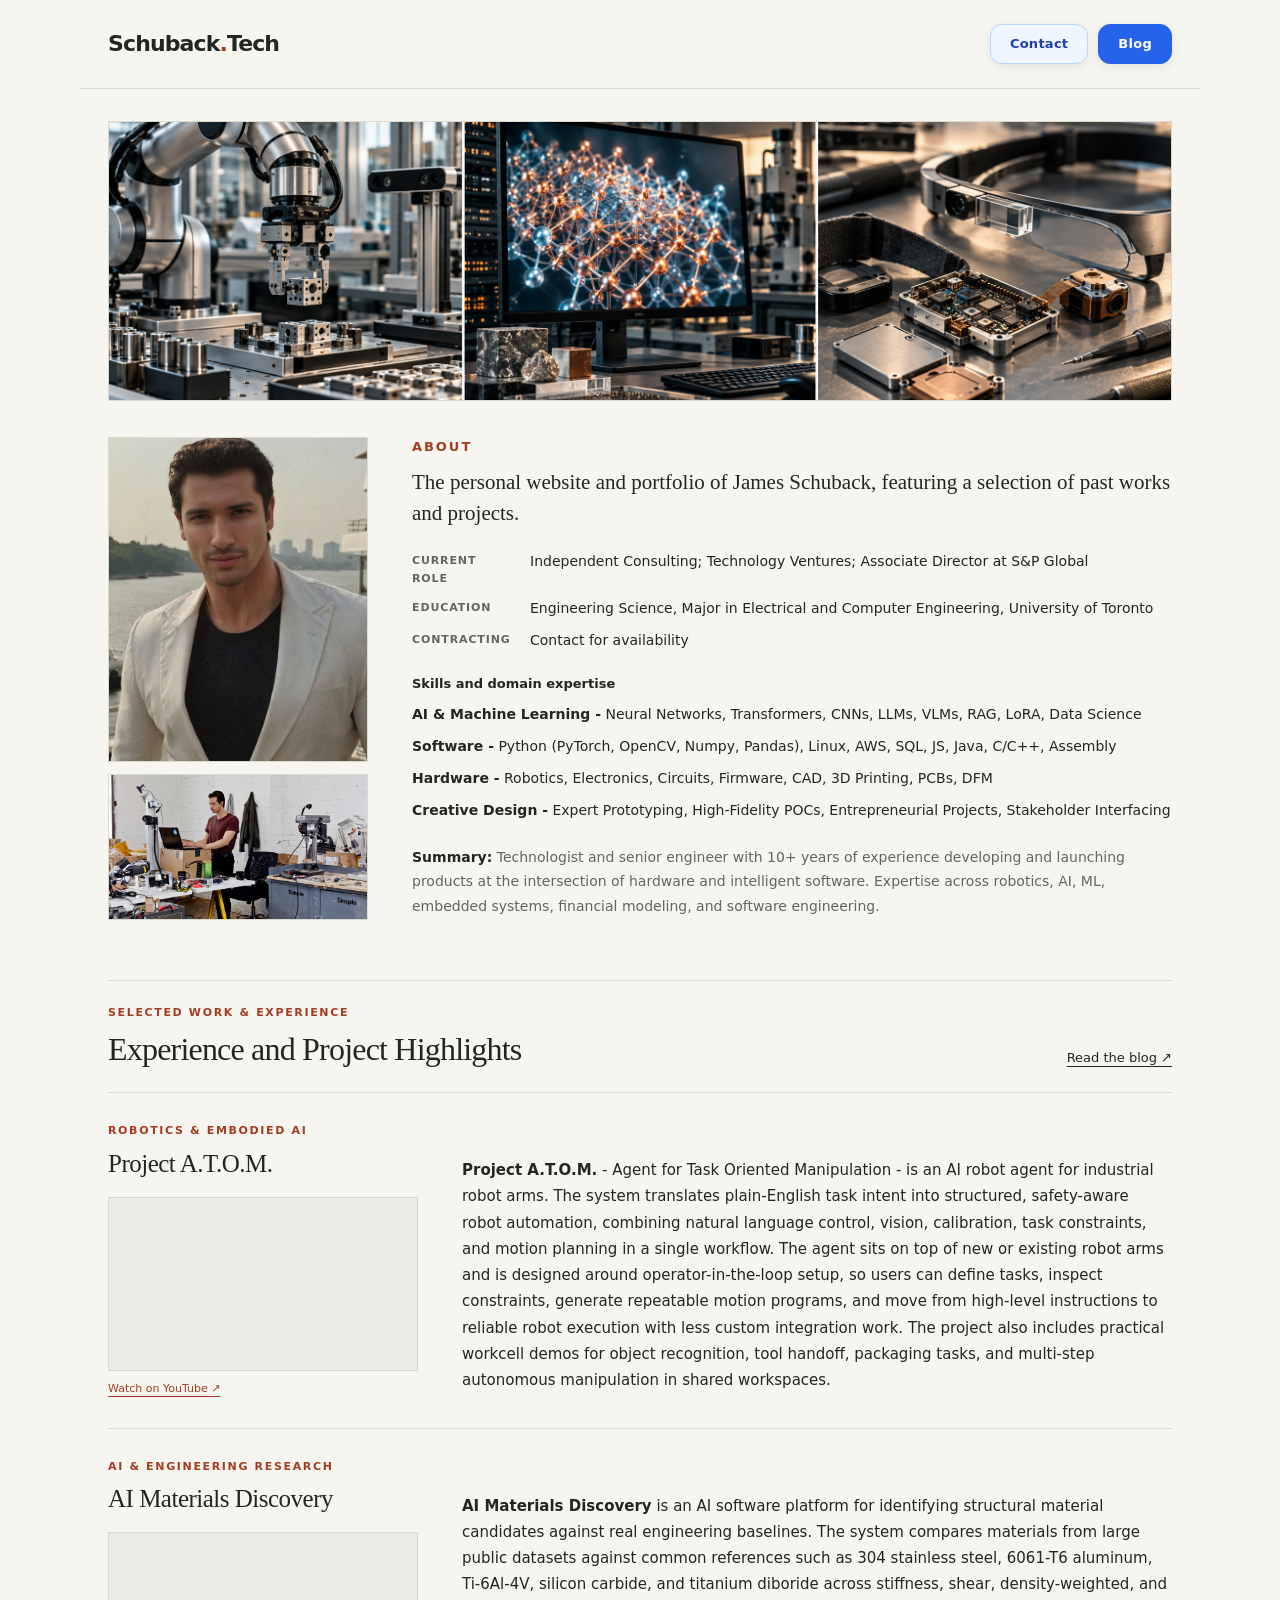
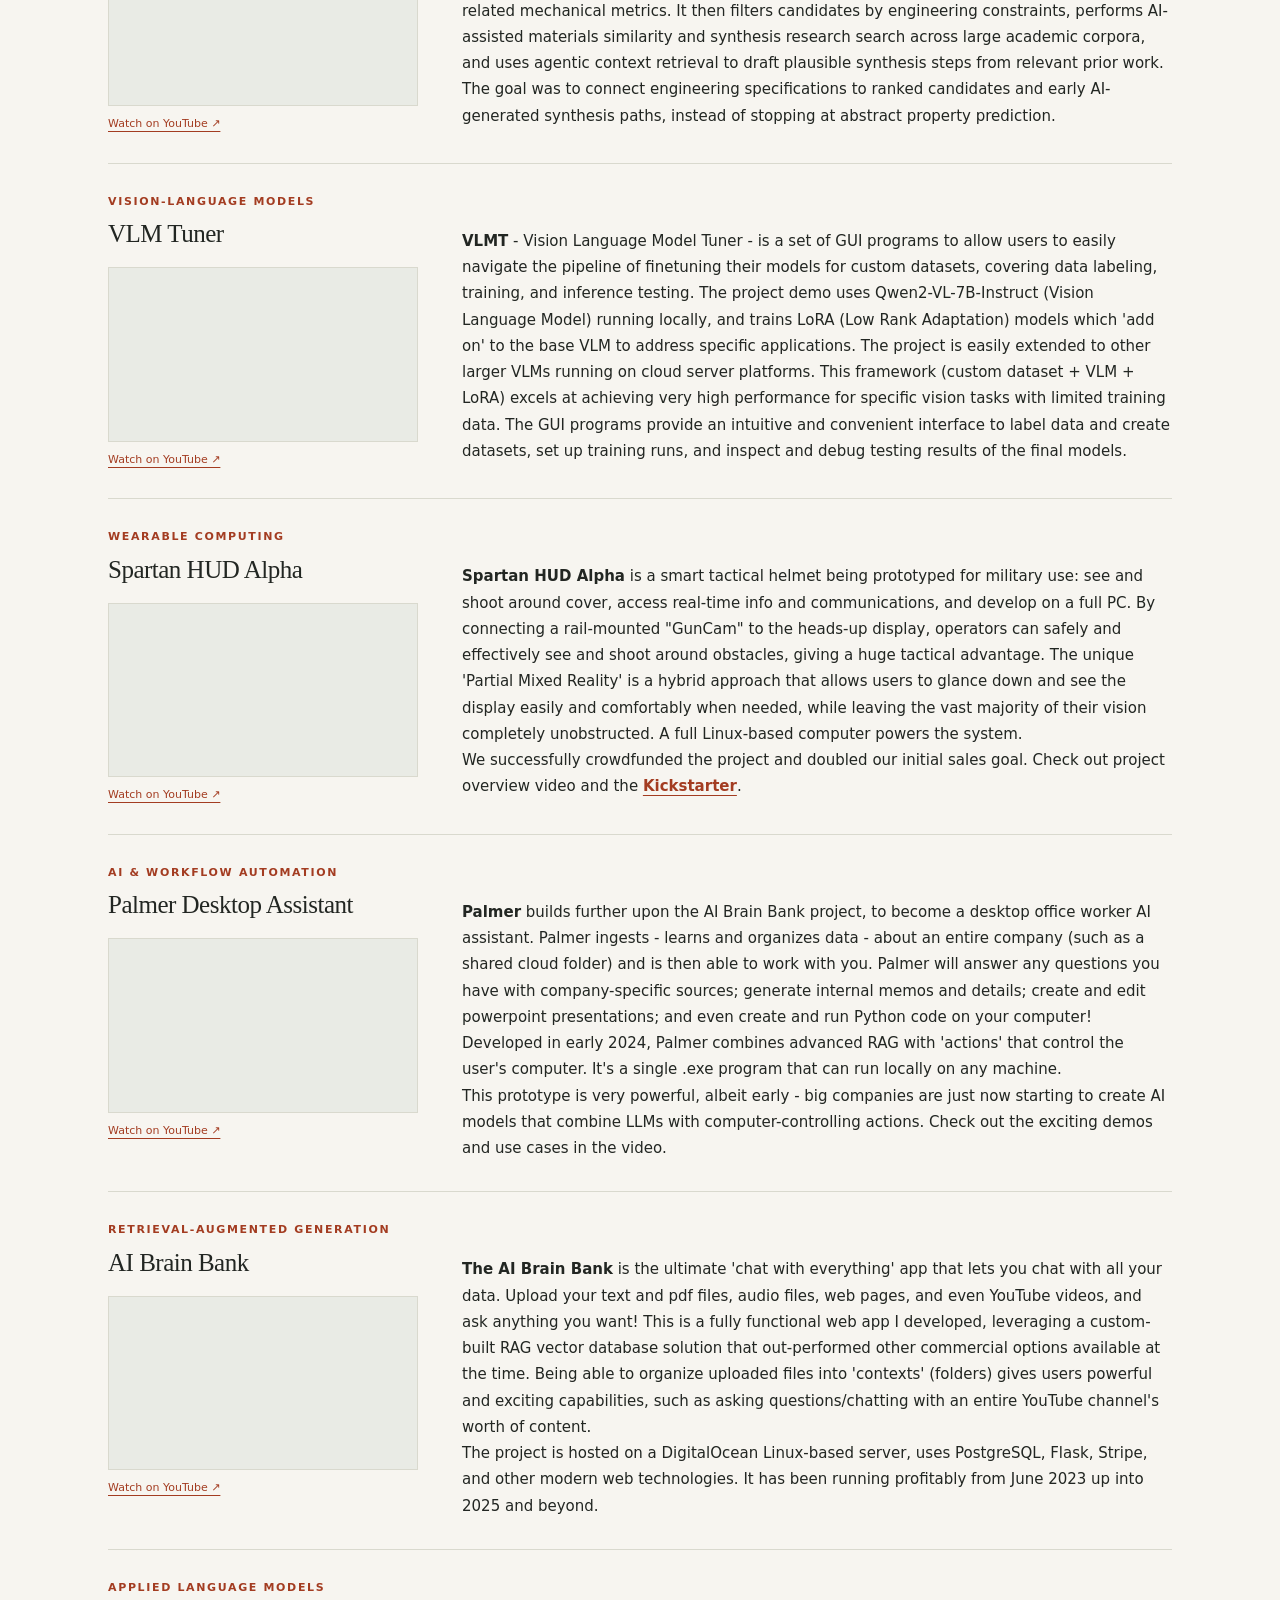
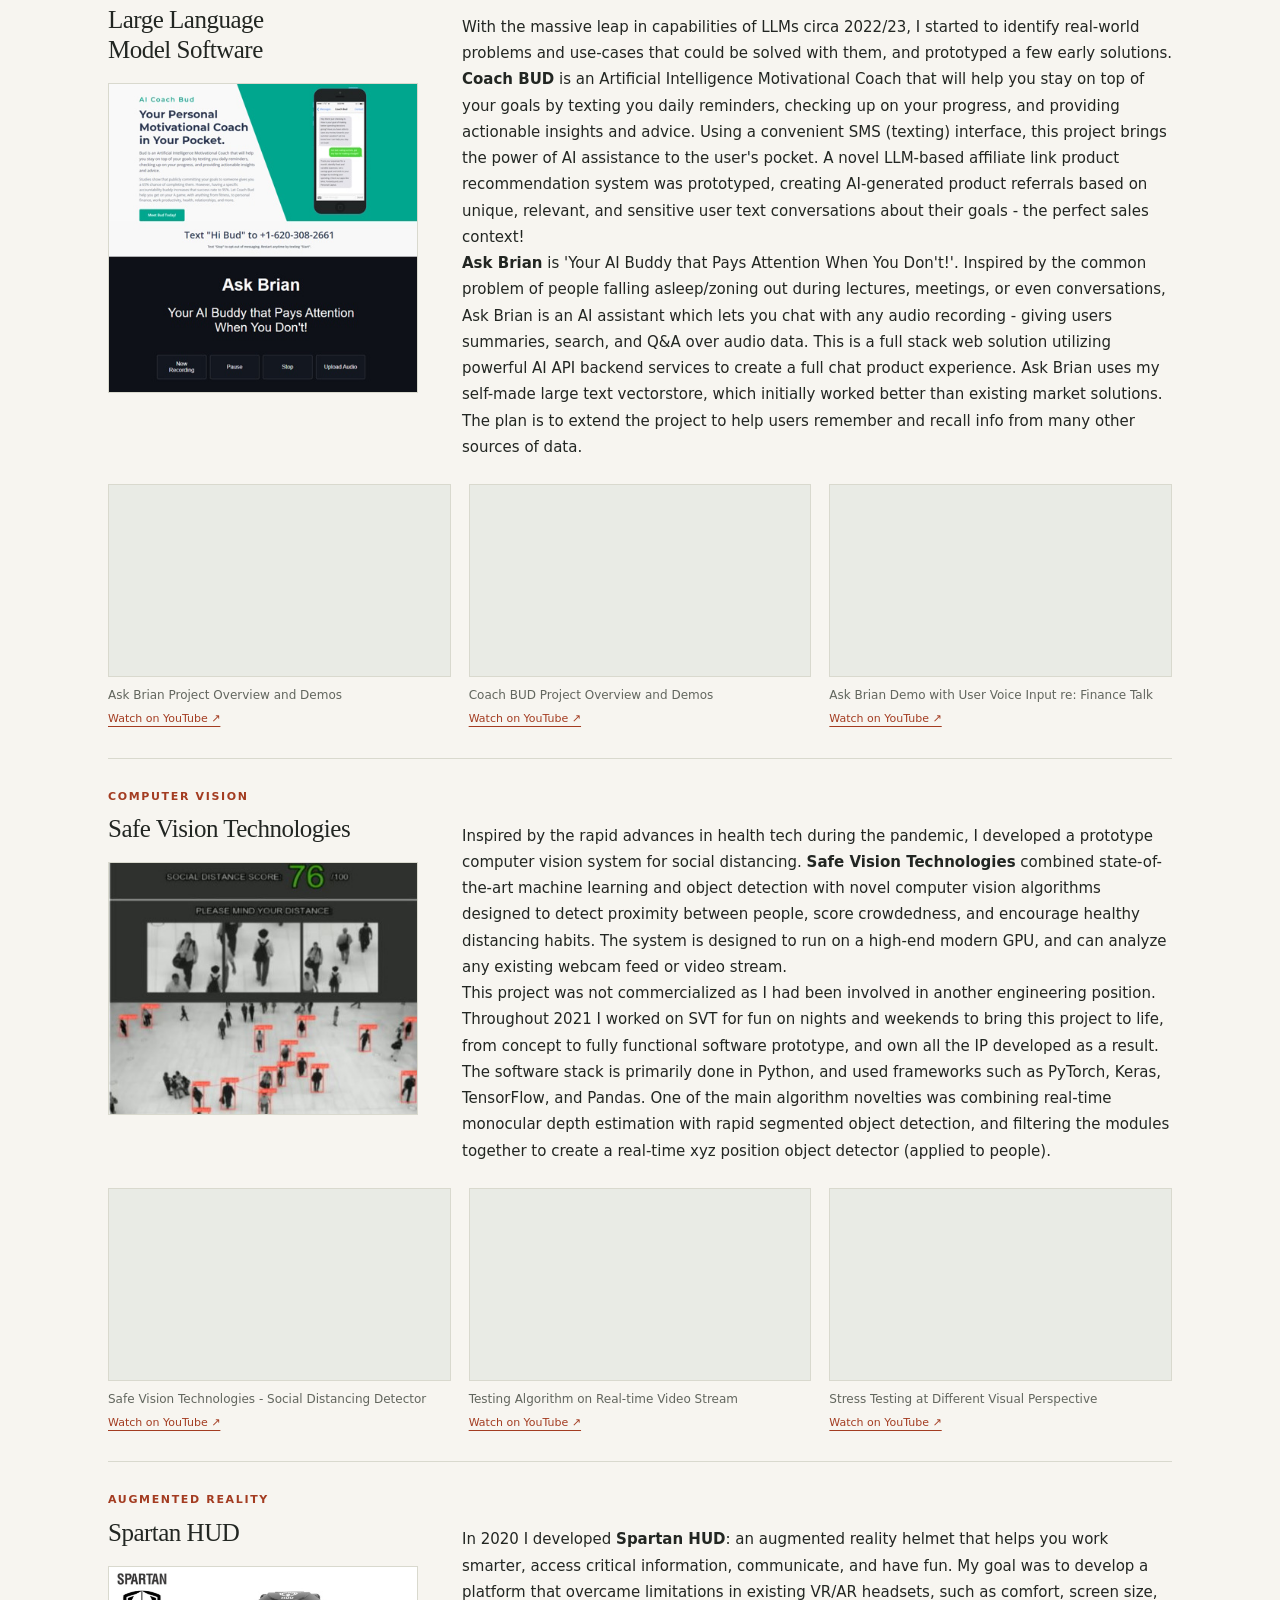
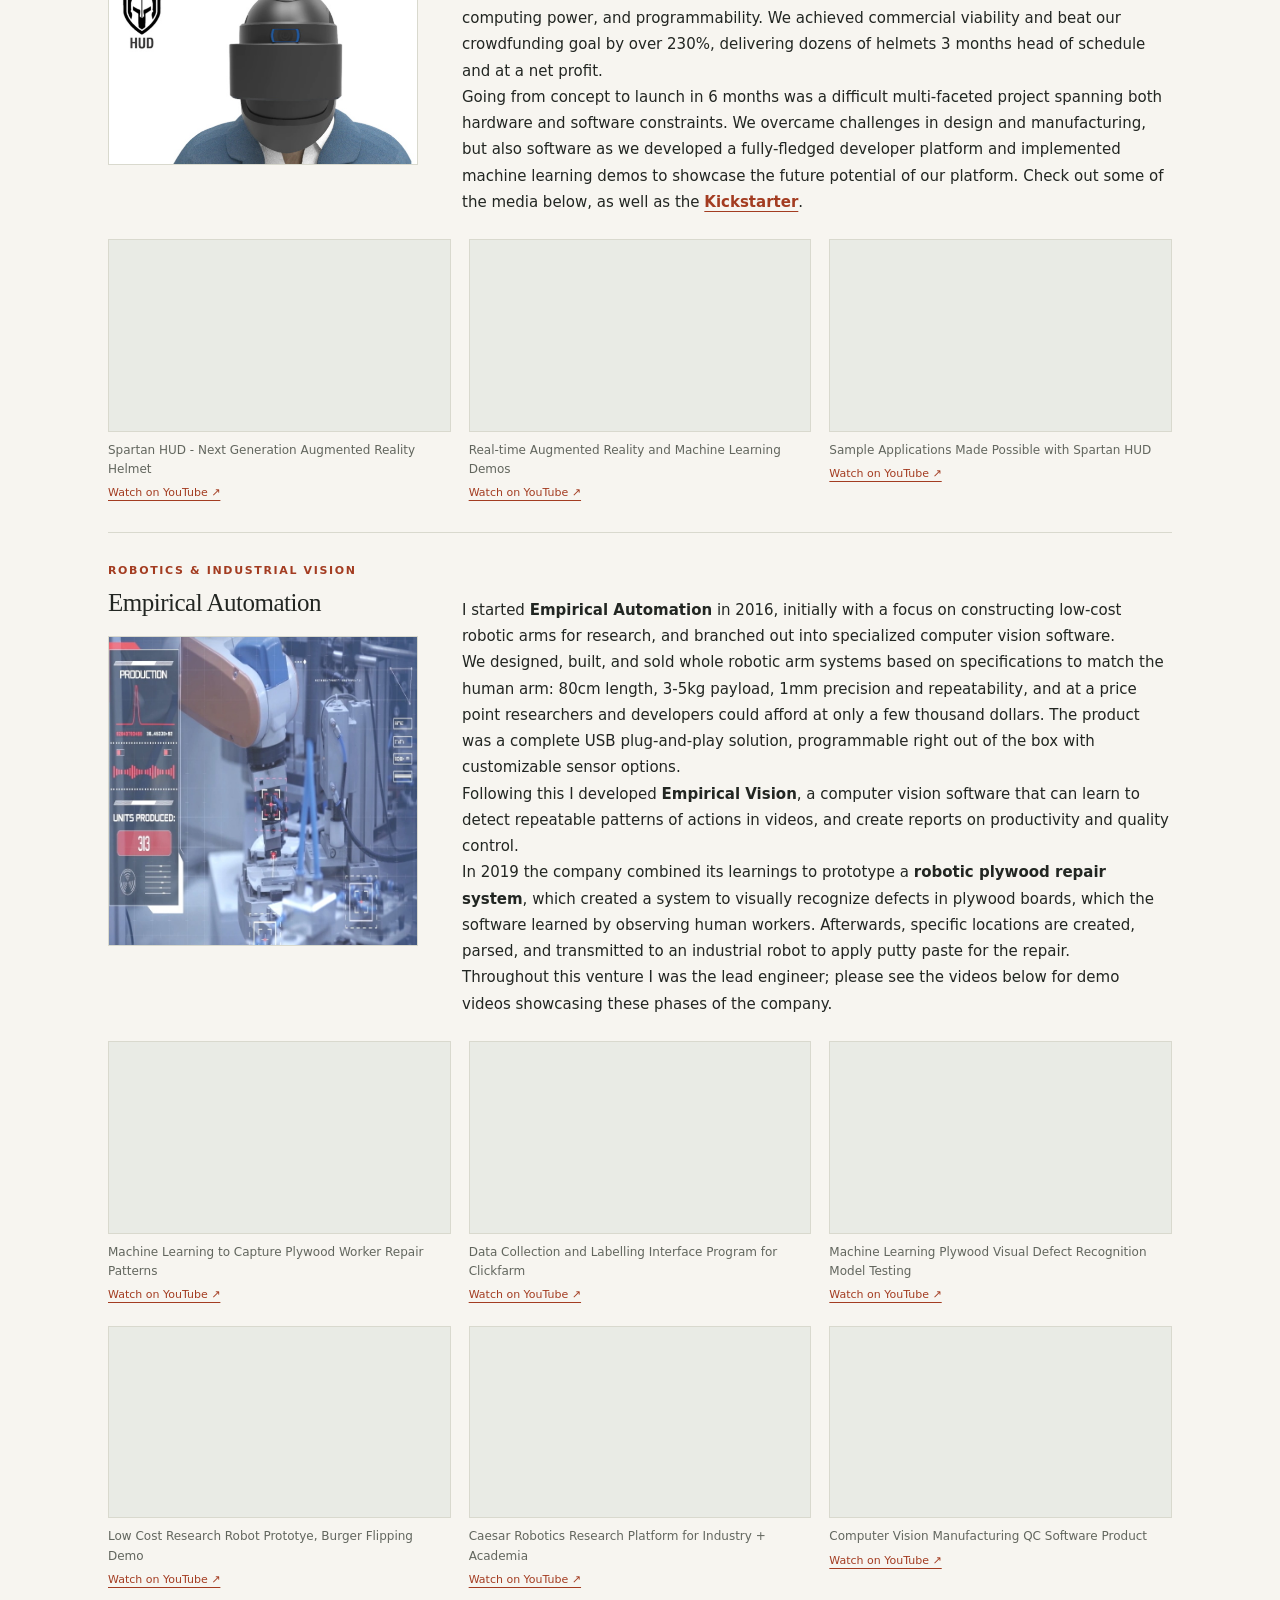
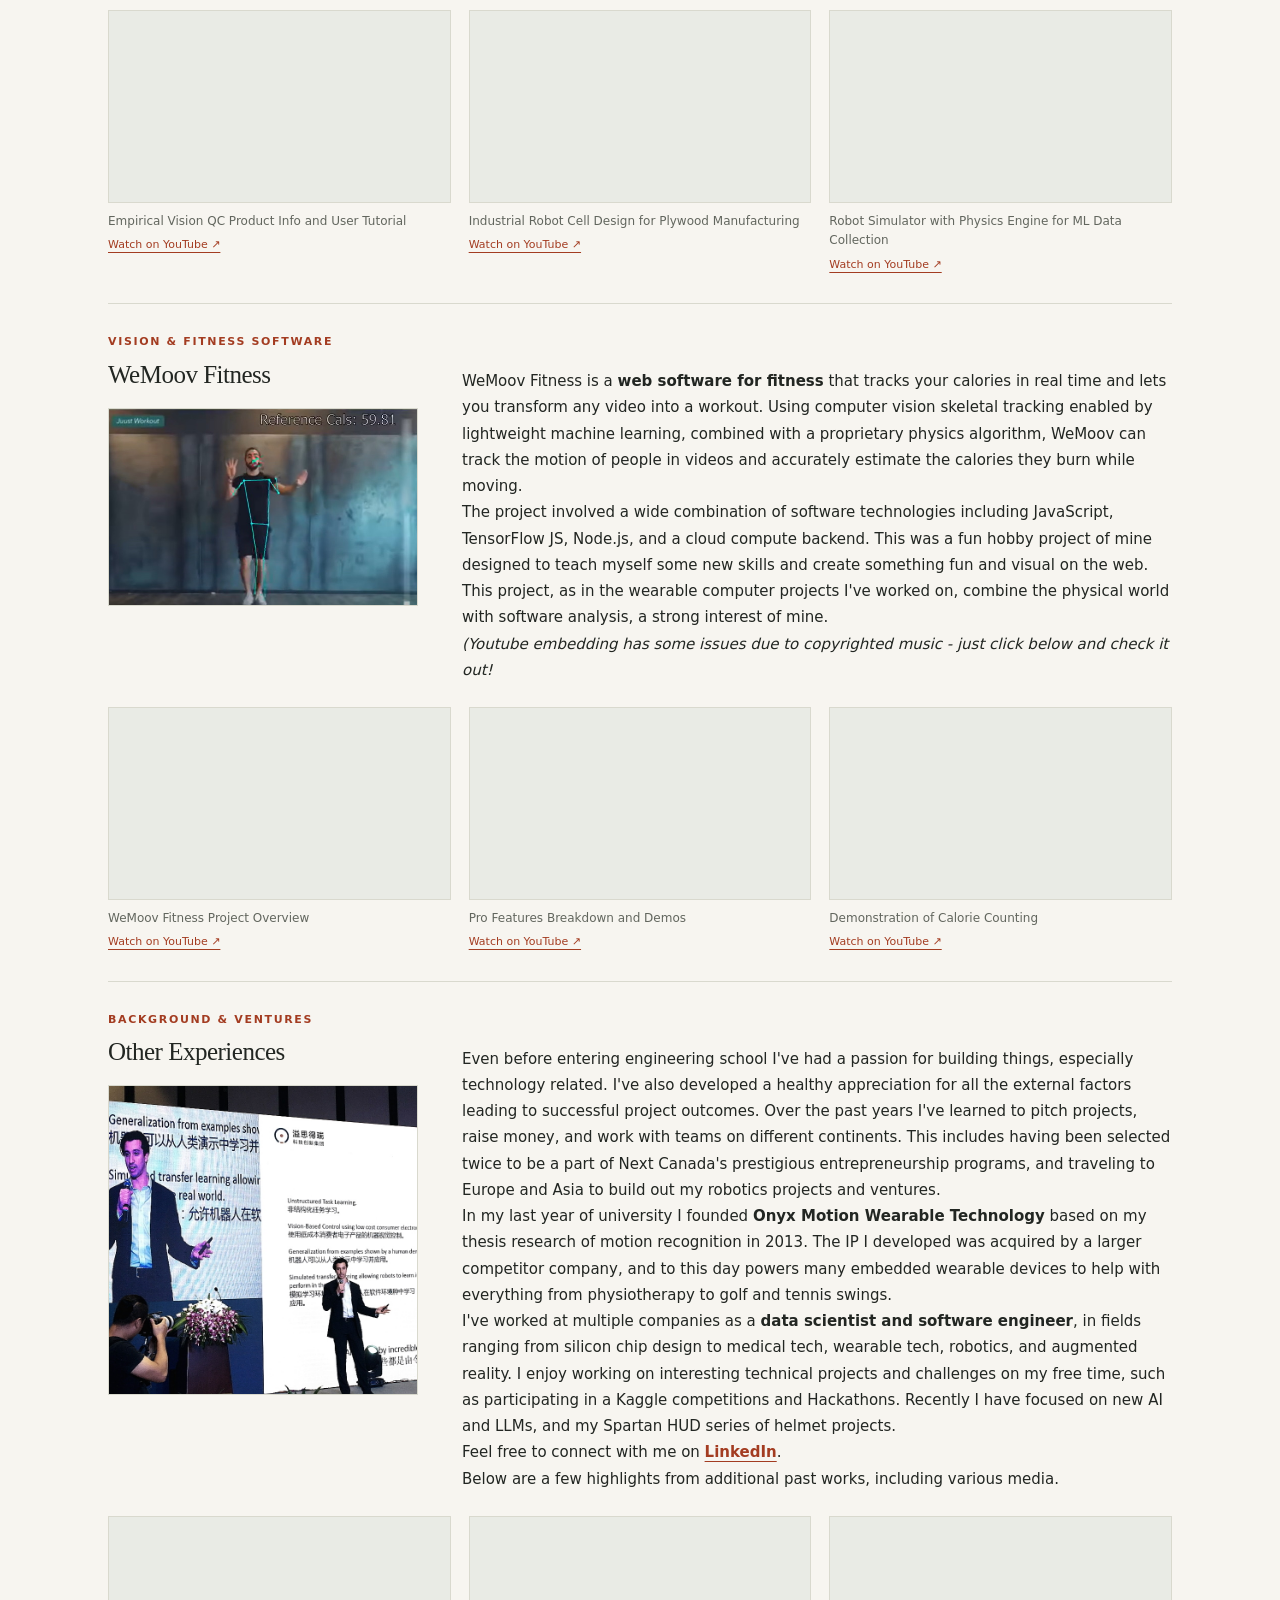
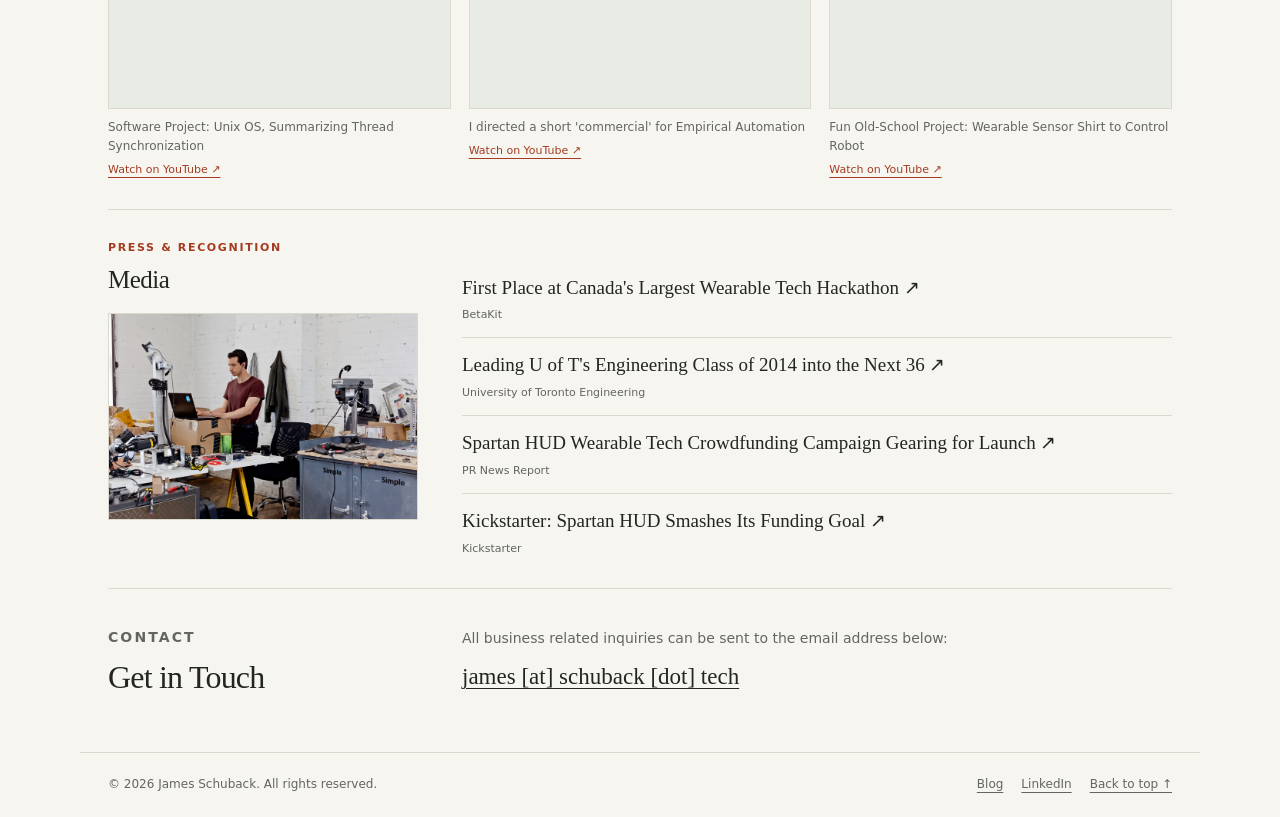
<file: index.html>
<!doctype html>
<html lang="en-US"><head>
<meta charset="utf-8"><meta name="viewport" content="width=device-width,initial-scale=1">
<title>James Schuback | Schuback.Tech</title>
<meta name="description" content="James Schuback's personal portfolio: robotics, artificial intelligence, computer vision, and intelligent hardware."><meta name="author" content="James Schuback"><meta name="theme-color" content="#f7f5f0">
<link rel="canonical" href="https://www.schuback.tech/"><link rel="icon" href="favicon.ico">
<link rel="stylesheet" href="assets/css/blog.css"><link rel="stylesheet" href="assets/css/portfolio-nav.css"><link rel="stylesheet" href="assets/css/portfolio.css">
<link rel="alternate" type="application/rss+xml" title="Schuback.Tech Blog" href="blog/feed.xml">
<meta property="og:type" content="website"><meta property="og:title" content="James Schuback | Schuback.Tech"><meta property="og:description" content="Selected work across robotics, artificial intelligence, computer vision, and intelligent hardware."><meta property="og:url" content="https://www.schuback.tech/"><meta property="og:site_name" content="Schuback.Tech">
<meta property="og:image" content="https://www.schuback.tech/assets/images/portfolio_banner.png"><meta property="og:image:width" content="2172"><meta property="og:image:height" content="724"><meta name="twitter:card" content="summary_large_image">
</head><body id="top">
<a class="skip-link" href="#content">Skip to content</a>
<header class="site-header portfolio-header"><a class="brand" href="index.html">Schuback<span>.</span>Tech</a><nav class="portfolio-nav" aria-label="Main navigation"><a href="#contactinfo">Contact</a><a class="portfolio-nav-blog" href="blog/index.html">Blog</a></nav></header>
<main class="blog-shell portfolio-shell" id="content">
<h1 class="portfolio-page-title">Portfolio of James Schuback</h1>
<section class="portfolio-hero" id="home" aria-label="Portfolio banner"><figure class="portfolio-banner"><img src="assets/images/portfolio_banner.png" width="2172" height="724" alt="Three conceptual technology scenes: a robot arm and depth camera, an AI materials research workstation, and wearable electronics prototypes" fetchpriority="high"></figure></section>

<section class="portfolio-about" aria-labelledby="about-title"><div class="profile-photos"><img src="assets/images/JS_2024.jpg" width="767" height="767" alt="James Schuback"><img src="assets/images/js_robotics_throwback.jpg" width="1600" height="1067" alt="James Schuback working in a robotics workshop" loading="lazy"></div><div class="portfolio-bio">
<h2 class="eyebrow" id="about-title">About</h2><p class="bio-intro">The personal website and portfolio of James Schuback, featuring a selection of past works and projects.</p>
<dl class="portfolio-facts">
<dt>Current role</dt><dd>Independent Consulting; Technology Ventures; Associate Director at S&amp;P Global</dd>
<dt>Education</dt><dd>Engineering Science, Major in Electrical and Computer Engineering, University of Toronto</dd>
<dt>Contracting</dt><dd>Contact for availability</dd>
</dl><h2>Skills and domain expertise</h2><ul class="portfolio-skills"><li><b>AI &amp; Machine Learning -</b> Neural Networks, Transformers,  CNNs, LLMs, VLMs, RAG, LoRA, Data Science </li><li><b>Software -</b> Python (PyTorch, OpenCV, Numpy, Pandas), Linux, AWS, SQL, JS, Java, C/C++, Assembly</li><li><b>Hardware -</b> Robotics, Electronics, Circuits, Firmware, CAD, 3D Printing, PCBs, DFM</li><li><b>Creative Design -</b> Expert Prototyping, High-Fidelity POCs, Entrepreneurial Projects, Stakeholder Interfacing</li></ul>
<p class="portfolio-summary"><strong>Summary:</strong> Technologist and senior engineer with 10+ years of experience developing and launching products at the intersection of hardware and intelligent software. Expertise across robotics, AI, ML, embedded systems, financial modeling, and software engineering.</p></div></section>
<section class="portfolio-work" id="projects" aria-labelledby="projects-title"><header class="portfolio-section-heading"><div><p class="eyebrow">Selected work & experience</p><h2 id="projects-title">Experience and Project Highlights</h2></div><a href="blog/index.html">Read the blog &nearr;</a></header>
<article class="portfolio-project" id="project-atom" aria-labelledby="project-atom-title"><div class="project-primary"><p class="post-topic">Robotics &amp; embodied AI</p><h3 id="project-atom-title">Project A.T.O.M.</h3>
<figure class="portfolio-video"><div class="video-frame"><iframe src="https://www.youtube.com/embed/M_C_2vkqtx0" title="Project A.T.O.M. project demonstration" width="560" height="315" loading="lazy" referrerpolicy="strict-origin-when-cross-origin" allow="encrypted-media; picture-in-picture; fullscreen" allowfullscreen></iframe></div><figcaption><a href="https://www.youtube.com/watch?v=M_C_2vkqtx0">Watch on YouTube &nearr;</a></figcaption></figure>
</div><div class="portfolio-copy">
<p><b>Project A.T.O.M.</b> - Agent for Task Oriented Manipulation - is an AI robot agent for industrial robot arms. The system translates plain-English task intent into structured, safety-aware robot automation, combining natural language control, vision, calibration, task constraints, and motion planning in a single workflow. The agent sits on top of new or existing robot arms and is designed around operator-in-the-loop setup, so users can define tasks, inspect constraints, generate repeatable motion programs, and move from high-level instructions to reliable robot execution with less custom integration work. The project also includes practical workcell demos for object recognition, tool handoff, packaging tasks, and multi-step autonomous manipulation in shared workspaces.</p>
</div>
</article>
<article class="portfolio-project" id="ai-materials-discovery" aria-labelledby="ai-materials-discovery-title"><div class="project-primary"><p class="post-topic">AI &amp; engineering research</p><h3 id="ai-materials-discovery-title">AI Materials Discovery</h3>
<figure class="portfolio-video"><div class="video-frame"><iframe src="https://www.youtube.com/embed/IHiJe3PIKhs" title="AI Materials Discovery project demonstration" width="560" height="315" loading="lazy" referrerpolicy="strict-origin-when-cross-origin" allow="encrypted-media; picture-in-picture; fullscreen" allowfullscreen></iframe></div><figcaption><a href="https://www.youtube.com/watch?v=IHiJe3PIKhs">Watch on YouTube &nearr;</a></figcaption></figure>
</div><div class="portfolio-copy">
<p><b>AI Materials Discovery</b> is an AI software platform for identifying structural material candidates against real engineering baselines. The system compares materials from large public datasets against common references such as 304 stainless steel, 6061-T6 aluminum, Ti-6Al-4V, silicon carbide, and titanium diboride across stiffness, shear, density-weighted, and related mechanical metrics. It then filters candidates by engineering constraints, performs AI-assisted materials similarity and synthesis research search across large academic corpora, and uses agentic context retrieval to draft plausible synthesis steps from relevant prior work. The goal was to connect engineering specifications to ranked candidates and early AI-generated synthesis paths, instead of stopping at abstract property prediction.</p>
</div>
</article>
<article class="portfolio-project" id="vlm-tuner" aria-labelledby="vlm-tuner-title"><div class="project-primary"><p class="post-topic">Vision-language models</p><h3 id="vlm-tuner-title">VLM Tuner</h3>
<figure class="portfolio-video"><div class="video-frame"><iframe src="https://www.youtube.com/embed/PyTnjnYKezk" title="VLM Tuner project demonstration" width="560" height="315" loading="lazy" referrerpolicy="strict-origin-when-cross-origin" allow="encrypted-media; picture-in-picture; fullscreen" allowfullscreen></iframe></div><figcaption><a href="https://www.youtube.com/watch?v=PyTnjnYKezk">Watch on YouTube &nearr;</a></figcaption></figure>
</div><div class="portfolio-copy">
<p><b>VLMT</b> - Vision Language Model Tuner - is a set of GUI programs to allow users to easily navigate the pipeline of finetuning their models for custom datasets, covering data labeling, training, and inference testing. The project demo uses Qwen2-VL-7B-Instruct (Vision Language Model) running locally, and trains LoRA (Low Rank Adaptation) models which 'add on' to the base VLM to address specific applications. The project is easily extended to other larger VLMs running on cloud server platforms. This framework (custom dataset + VLM + LoRA) excels at achieving very high performance for specific vision tasks with limited training data. The GUI programs provide an intuitive and convenient interface to label data and create datasets, set up training runs, and inspect and debug testing results of the final models.</p>
</div>
</article>
<article class="portfolio-project" id="spartan-hud-alpha" aria-labelledby="spartan-hud-alpha-title"><div class="project-primary"><p class="post-topic">Wearable computing</p><h3 id="spartan-hud-alpha-title">Spartan HUD Alpha</h3>
<figure class="portfolio-video"><div class="video-frame"><iframe src="https://www.youtube.com/embed/Bal8bYtxSbE" title="Spartan HUD Alpha project demonstration" width="560" height="315" loading="lazy" referrerpolicy="strict-origin-when-cross-origin" allow="encrypted-media; picture-in-picture; fullscreen" allowfullscreen></iframe></div><figcaption><a href="https://www.youtube.com/watch?v=Bal8bYtxSbE">Watch on YouTube &nearr;</a></figcaption></figure>
</div><div class="portfolio-copy">
<p><b>Spartan HUD Alpha</b> is a smart tactical helmet being prototyped for military use: see and shoot around cover, access real-time info and communications, and develop on a full PC. By connecting a rail-mounted "GunCam" to the heads-up display, operators can safely and effectively see and shoot around obstacles, giving a huge tactical advantage. The unique 'Partial Mixed Reality' is a hybrid approach that allows users to glance down and see the display easily and comfortably when needed, while leaving the vast majority of their vision completely unobstructed. A full Linux-based computer powers the system.<br/>We successfully crowdfunded the project and doubled our initial sales goal. Check out project overview video and the <b><u><a href="https://www.kickstarter.com/projects/realjds/spartan-hud-alpha-smart-helmet-for-airsoft-milsim-and-more/">Kickstarter</a></u></b>.</p>
</div>
</article>
<article class="portfolio-project" id="palmer-assistant" aria-labelledby="palmer-assistant-title"><div class="project-primary"><p class="post-topic">AI &amp; workflow automation</p><h3 id="palmer-assistant-title">Palmer Desktop Assistant</h3>
<figure class="portfolio-video"><div class="video-frame"><iframe src="https://www.youtube.com/embed/qjBikQqPvEk" title="Palmer Desktop Assistant project demonstration" width="560" height="315" loading="lazy" referrerpolicy="strict-origin-when-cross-origin" allow="encrypted-media; picture-in-picture; fullscreen" allowfullscreen></iframe></div><figcaption><a href="https://www.youtube.com/watch?v=qjBikQqPvEk">Watch on YouTube &nearr;</a></figcaption></figure>
</div><div class="portfolio-copy">
<p><b>Palmer</b> builds further upon the AI Brain Bank project, to become a desktop office worker AI assistant. Palmer ingests - learns and organizes data - about an entire company (such as a shared cloud folder) and is then able to work with you. Palmer will answer any questions you have with company-specific sources; generate internal memos and details; create and edit powerpoint presentations; and even create and run Python code on your computer! Developed in early 2024, Palmer combines advanced RAG with 'actions' that control the user's computer. It's a single .exe program that can run locally on any machine.<br/>This prototype is very powerful, albeit early - big companies are just now starting to create AI models that combine LLMs with computer-controlling actions. Check out the exciting demos and use cases in the video.</p>
</div>
</article>
<article class="portfolio-project" id="ai-brain-bank" aria-labelledby="ai-brain-bank-title"><div class="project-primary"><p class="post-topic">Retrieval-augmented generation</p><h3 id="ai-brain-bank-title">AI Brain Bank</h3>
<figure class="portfolio-video"><div class="video-frame"><iframe src="https://www.youtube.com/embed/HFkJmEVlpCY" title="AI Brain Bank project demonstration" width="560" height="315" loading="lazy" referrerpolicy="strict-origin-when-cross-origin" allow="encrypted-media; picture-in-picture; fullscreen" allowfullscreen></iframe></div><figcaption><a href="https://www.youtube.com/watch?v=HFkJmEVlpCY">Watch on YouTube &nearr;</a></figcaption></figure>
</div><div class="portfolio-copy">
<p><b>The AI Brain Bank</b> is the ultimate 'chat with everything' app that lets you chat with all your data. Upload your text and pdf files, audio files, web pages, and even YouTube videos, and ask anything you want! This is a fully functional web app I developed, leveraging a custom-built RAG vector database solution that out-performed other commercial options available at the time. Being able to organize uploaded files into 'contexts' (folders) gives users powerful and exciting capabilities, such as asking questions/chatting with an entire YouTube channel's worth of content.<br/>The project is hosted on a DigitalOcean Linux-based server, uses PostgreSQL, Flask, Stripe, and other modern web technologies. It has been running profitably from June 2023 up into 2025 and beyond.</p>
</div>
</article>
<article class="portfolio-project" id="llm-software" aria-labelledby="llm-software-title"><div class="project-primary"><p class="post-topic">Applied language models</p><h3 id="llm-software-title">Large Language Model Software</h3>
<img src="assets/images/llm_initial_projects.jpg" width="405" height="405" alt="Large Language Model Software portfolio image" loading="lazy">
</div><div class="portfolio-copy">
<p>With the massive leap in capabilities of LLMs circa 2022/23, I started to identify real-world problems and use-cases that could be solved with them, and prototyped a few early solutions.<br/> <b>Coach BUD</b> is an Artificial Intelligence Motivational Coach that will help you stay on top of your goals by texting you daily reminders, checking up on your progress, and providing actionable insights and advice. Using a convenient SMS (texting) interface, this project brings the power of AI assistance to the user's pocket. A novel LLM-based affiliate link product recommendation system was prototyped, creating AI-generated product referrals based on unique, relevant, and sensitive user text conversations about their goals - the perfect sales context!<br/> <b>Ask Brian</b> is 'Your AI Buddy that Pays Attention When You Don't!'. Inspired by the common problem of people falling asleep/zoning out during lectures, meetings, or even conversations, Ask Brian is an AI assistant which lets you chat with any audio recording - giving users summaries, search, and Q&amp;A over audio data. This is a full stack web solution utilizing powerful AI API backend services to create a full chat product experience. Ask Brian uses my self-made large text vectorstore, which initially worked better than existing market solutions. The plan is to extend the project to help users remember and recall info from many other sources of data.</p>
</div>
<div class="portfolio-gallery" aria-label="Large Language Model Software videos">
<figure class="portfolio-video"><div class="video-frame"><iframe src="https://www.youtube.com/embed/ngNZNZLTmP0" title="Ask Brian Project Overview and Demos" width="560" height="315" loading="lazy" referrerpolicy="strict-origin-when-cross-origin" allow="encrypted-media; picture-in-picture; fullscreen" allowfullscreen></iframe></div><figcaption><span>Ask Brian Project Overview and Demos</span><a href="https://www.youtube.com/watch?v=ngNZNZLTmP0">Watch on YouTube &nearr;</a></figcaption></figure>
<figure class="portfolio-video"><div class="video-frame"><iframe src="https://www.youtube.com/embed/h95p5-XRc2A" title="Coach BUD Project Overview and Demos" width="560" height="315" loading="lazy" referrerpolicy="strict-origin-when-cross-origin" allow="encrypted-media; picture-in-picture; fullscreen" allowfullscreen></iframe></div><figcaption><span>Coach BUD Project Overview and Demos</span><a href="https://www.youtube.com/watch?v=h95p5-XRc2A">Watch on YouTube &nearr;</a></figcaption></figure>
<figure class="portfolio-video"><div class="video-frame"><iframe src="https://www.youtube.com/embed/r1IshScQs78" title="Ask Brian Demo with User Voice Input re: Finance Talk" width="560" height="315" loading="lazy" referrerpolicy="strict-origin-when-cross-origin" allow="encrypted-media; picture-in-picture; fullscreen" allowfullscreen></iframe></div><figcaption><span>Ask Brian Demo with User Voice Input re: Finance Talk</span><a href="https://www.youtube.com/watch?v=r1IshScQs78">Watch on YouTube &nearr;</a></figcaption></figure>
</div>
</article>
<article class="portfolio-project" id="safe-vision-technologies" aria-labelledby="safe-vision-technologies-title"><div class="project-primary"><p class="post-topic">Computer vision</p><h3 id="safe-vision-technologies-title">Safe Vision Technologies</h3>
<img src="assets/images/safe_vision_technologies.jpg" width="405" height="330" alt="Safe Vision Technologies portfolio image" loading="lazy">
</div><div class="portfolio-copy">
<p>Inspired by the rapid advances in health tech during the pandemic, I developed a prototype computer vision system for social distancing. <b>Safe Vision Technologies</b> combined state-of-the-art machine learning and object detection with novel computer vision algorithms designed to detect proximity between people, score crowdedness, and encourage healthy distancing habits. The system is designed to run on a high-end modern GPU, and can analyze any existing webcam feed or video stream.<br/> This project was not commercialized as I had been involved in another engineering position. Throughout 2021 I worked on SVT for fun on nights and weekends to bring this project to life, from concept to fully functional software prototype, and own all the IP developed as a result. The software stack is primarily done in Python, and used frameworks such as PyTorch, Keras, TensorFlow, and Pandas. One of the main algorithm novelties was combining real-time monocular depth estimation with rapid segmented object detection, and filtering the modules together to create a real-time xyz position object detector (applied to people).</p>
</div>
<div class="portfolio-gallery" aria-label="Safe Vision Technologies videos">
<figure class="portfolio-video"><div class="video-frame"><iframe src="https://www.youtube.com/embed/OvW6NrV95M0" title="Safe Vision Technologies - Social Distancing Detector" width="560" height="315" loading="lazy" referrerpolicy="strict-origin-when-cross-origin" allow="encrypted-media; picture-in-picture; fullscreen" allowfullscreen></iframe></div><figcaption><span>Safe Vision Technologies - Social Distancing Detector</span><a href="https://www.youtube.com/watch?v=OvW6NrV95M0">Watch on YouTube &nearr;</a></figcaption></figure>
<figure class="portfolio-video"><div class="video-frame"><iframe src="https://www.youtube.com/embed/6-wcoZozGII" title="Testing Algorithm on Real-time Video Stream" width="560" height="315" loading="lazy" referrerpolicy="strict-origin-when-cross-origin" allow="encrypted-media; picture-in-picture; fullscreen" allowfullscreen></iframe></div><figcaption><span>Testing Algorithm on Real-time Video Stream</span><a href="https://www.youtube.com/watch?v=6-wcoZozGII">Watch on YouTube &nearr;</a></figcaption></figure>
<figure class="portfolio-video"><div class="video-frame"><iframe src="https://www.youtube.com/embed/tZaejeaf4gc" title="Stress Testing at Different Visual Perspective" width="560" height="315" loading="lazy" referrerpolicy="strict-origin-when-cross-origin" allow="encrypted-media; picture-in-picture; fullscreen" allowfullscreen></iframe></div><figcaption><span>Stress Testing at Different Visual Perspective</span><a href="https://www.youtube.com/watch?v=tZaejeaf4gc">Watch on YouTube &nearr;</a></figcaption></figure>
</div>
</article>
<article class="portfolio-project" id="spartan-hud" aria-labelledby="spartan-hud-title"><div class="project-primary"><p class="post-topic">Augmented reality</p><h3 id="spartan-hud-title">Spartan HUD</h3>
<img src="assets/images/spartan_hud.jpg" width="611" height="390" alt="Spartan HUD portfolio image" loading="lazy">
</div><div class="portfolio-copy">
<p>In 2020 I developed <b>Spartan HUD</b>: an augmented reality helmet that helps you work smarter, access critical information, communicate, and have fun. My goal was to develop a platform that overcame limitations in existing VR/AR headsets, such as comfort, screen size, computing power, and programmability. We achieved commercial viability and beat our crowdfunding goal by over 230%, delivering dozens of helmets 3 months head of schedule and at a net profit.<br/> Going from concept to launch in 6 months was a difficult multi-faceted project spanning both hardware and software constraints. We overcame challenges in design and manufacturing, but also software as we developed a fully-fledged developer platform and implemented machine learning demos to showcase the future potential of our platform. Check out some of the media below, as well as the <b><u><a href="https://www.kickstarter.com/projects/realjds/spartan-hud-next-generation-augmented-reality-helmet">Kickstarter</a></u></b>.</p>
</div>
<div class="portfolio-gallery" aria-label="Spartan HUD videos">
<figure class="portfolio-video"><div class="video-frame"><iframe src="https://www.youtube.com/embed/XFtIkrYHDxI" title="Spartan HUD - Next Generation Augmented Reality Helmet" width="560" height="315" loading="lazy" referrerpolicy="strict-origin-when-cross-origin" allow="encrypted-media; picture-in-picture; fullscreen" allowfullscreen></iframe></div><figcaption><span>Spartan HUD - Next Generation Augmented Reality Helmet</span><a href="https://www.youtube.com/watch?v=XFtIkrYHDxI">Watch on YouTube &nearr;</a></figcaption></figure>
<figure class="portfolio-video"><div class="video-frame"><iframe src="https://www.youtube.com/embed/V4em5ZFX5cA" title="Real-time Augmented Reality and Machine Learning Demos" width="560" height="315" loading="lazy" referrerpolicy="strict-origin-when-cross-origin" allow="encrypted-media; picture-in-picture; fullscreen" allowfullscreen></iframe></div><figcaption><span>Real-time Augmented Reality and Machine Learning Demos</span><a href="https://www.youtube.com/watch?v=V4em5ZFX5cA">Watch on YouTube &nearr;</a></figcaption></figure>
<figure class="portfolio-video"><div class="video-frame"><iframe src="https://www.youtube.com/embed/a0B-TY-s97k" title="Sample Applications Made Possible with Spartan HUD" width="560" height="315" loading="lazy" referrerpolicy="strict-origin-when-cross-origin" allow="encrypted-media; picture-in-picture; fullscreen" allowfullscreen></iframe></div><figcaption><span>Sample Applications Made Possible with Spartan HUD</span><a href="https://www.youtube.com/watch?v=a0B-TY-s97k">Watch on YouTube &nearr;</a></figcaption></figure>
</div>
</article>
<article class="portfolio-project" id="empirical-automation" aria-labelledby="empirical-automation-title"><div class="project-primary"><p class="post-topic">Robotics &amp; industrial vision</p><h3 id="empirical-automation-title">Empirical Automation</h3>
<img src="assets/images/empirical_automation.jpg" width="720" height="720" alt="Empirical Automation portfolio image" loading="lazy">
</div><div class="portfolio-copy">
<p>I started <b>Empirical Automation</b> in 2016, initially with a focus on constructing low-cost robotic arms for research, and branched out into specialized computer vision software.<br/>We designed, built, and sold whole robotic arm systems based on specifications to match the human arm: 80cm length, 3-5kg payload, 1mm precision and repeatability, and at a price point researchers and developers could afford at only a few thousand dollars. The product was a complete USB plug-and-play solution, programmable right out of the box with customizable sensor options.<br/>Following this I developed <b>Empirical Vision</b>, a computer vision software that can learn to detect repeatable patterns of actions in videos, and create reports on productivity and quality control.<br/>In 2019 the company combined its learnings to prototype a <b>robotic plywood repair system</b>, which created a system to visually recognize defects in plywood boards, which the software learned by observing human workers. Afterwards, specific locations are created, parsed, and transmitted to an industrial robot to apply putty paste for the repair.<br/>Throughout this venture I was the lead engineer; please see the videos below for demo videos showcasing these phases of the company.</p>
</div>
<div class="portfolio-gallery" aria-label="Empirical Automation videos">
<figure class="portfolio-video"><div class="video-frame"><iframe src="https://www.youtube.com/embed/-WxRuKlAbVE" title="Machine Learning to Capture Plywood Worker Repair Patterns" width="560" height="315" loading="lazy" referrerpolicy="strict-origin-when-cross-origin" allow="encrypted-media; picture-in-picture; fullscreen" allowfullscreen></iframe></div><figcaption><span>Machine Learning to Capture Plywood Worker Repair Patterns</span><a href="https://www.youtube.com/watch?v=-WxRuKlAbVE">Watch on YouTube &nearr;</a></figcaption></figure>
<figure class="portfolio-video"><div class="video-frame"><iframe src="https://www.youtube.com/embed/2_oi_4C7CqI" title="Data Collection and Labelling Interface Program for Clickfarm" width="560" height="315" loading="lazy" referrerpolicy="strict-origin-when-cross-origin" allow="encrypted-media; picture-in-picture; fullscreen" allowfullscreen></iframe></div><figcaption><span>Data Collection and Labelling Interface Program for Clickfarm</span><a href="https://www.youtube.com/watch?v=2_oi_4C7CqI">Watch on YouTube &nearr;</a></figcaption></figure>
<figure class="portfolio-video"><div class="video-frame"><iframe src="https://www.youtube.com/embed/RmHMuMH5_28" title="Machine Learning Plywood Visual Defect Recognition Model Testing" width="560" height="315" loading="lazy" referrerpolicy="strict-origin-when-cross-origin" allow="encrypted-media; picture-in-picture; fullscreen" allowfullscreen></iframe></div><figcaption><span>Machine Learning Plywood Visual Defect Recognition Model Testing</span><a href="https://www.youtube.com/watch?v=RmHMuMH5_28">Watch on YouTube &nearr;</a></figcaption></figure>
<figure class="portfolio-video"><div class="video-frame"><iframe src="https://www.youtube.com/embed/xHtlhxu2Qx8" title="Low Cost Research Robot Prototye, Burger Flipping Demo" width="560" height="315" loading="lazy" referrerpolicy="strict-origin-when-cross-origin" allow="encrypted-media; picture-in-picture; fullscreen" allowfullscreen></iframe></div><figcaption><span>Low Cost Research Robot Prototye, Burger Flipping Demo</span><a href="https://www.youtube.com/watch?v=xHtlhxu2Qx8">Watch on YouTube &nearr;</a></figcaption></figure>
<figure class="portfolio-video"><div class="video-frame"><iframe src="https://www.youtube.com/embed/nvusVf3Ch9Q" title="Caesar Robotics Research Platform for Industry + Academia" width="560" height="315" loading="lazy" referrerpolicy="strict-origin-when-cross-origin" allow="encrypted-media; picture-in-picture; fullscreen" allowfullscreen></iframe></div><figcaption><span>Caesar Robotics Research Platform for Industry + Academia</span><a href="https://www.youtube.com/watch?v=nvusVf3Ch9Q">Watch on YouTube &nearr;</a></figcaption></figure>
<figure class="portfolio-video"><div class="video-frame"><iframe src="https://www.youtube.com/embed/_Z-19_VmWkA" title="Computer Vision Manufacturing QC Software Product" width="560" height="315" loading="lazy" referrerpolicy="strict-origin-when-cross-origin" allow="encrypted-media; picture-in-picture; fullscreen" allowfullscreen></iframe></div><figcaption><span>Computer Vision Manufacturing QC Software Product</span><a href="https://www.youtube.com/watch?v=_Z-19_VmWkA">Watch on YouTube &nearr;</a></figcaption></figure>
<figure class="portfolio-video"><div class="video-frame"><iframe src="https://www.youtube.com/embed/4rr3kiijzOE" title="Empirical Vision QC Product Info and User Tutorial" width="560" height="315" loading="lazy" referrerpolicy="strict-origin-when-cross-origin" allow="encrypted-media; picture-in-picture; fullscreen" allowfullscreen></iframe></div><figcaption><span>Empirical Vision QC Product Info and User Tutorial</span><a href="https://www.youtube.com/watch?v=4rr3kiijzOE">Watch on YouTube &nearr;</a></figcaption></figure>
<figure class="portfolio-video"><div class="video-frame"><iframe src="https://www.youtube.com/embed/h-TkmdIW61E" title="Industrial Robot Cell Design for Plywood Manufacturing" width="560" height="315" loading="lazy" referrerpolicy="strict-origin-when-cross-origin" allow="encrypted-media; picture-in-picture; fullscreen" allowfullscreen></iframe></div><figcaption><span>Industrial Robot Cell Design for Plywood Manufacturing</span><a href="https://www.youtube.com/watch?v=h-TkmdIW61E">Watch on YouTube &nearr;</a></figcaption></figure>
<figure class="portfolio-video"><div class="video-frame"><iframe src="https://www.youtube.com/embed/UTdJLPa5cgg" title="Robot Simulator with Physics Engine for ML Data Collection" width="560" height="315" loading="lazy" referrerpolicy="strict-origin-when-cross-origin" allow="encrypted-media; picture-in-picture; fullscreen" allowfullscreen></iframe></div><figcaption><span>Robot Simulator with Physics Engine for ML Data Collection</span><a href="https://www.youtube.com/watch?v=UTdJLPa5cgg">Watch on YouTube &nearr;</a></figcaption></figure>
</div>
</article>
<article class="portfolio-project" id="wemoov-fitness" aria-labelledby="wemoov-fitness-title"><div class="project-primary"><p class="post-topic">Vision &amp; fitness software</p><h3 id="wemoov-fitness-title">WeMoov Fitness</h3>
<img src="assets/images/wemoov_1.jpg" width="611" height="390" alt="WeMoov Fitness portfolio image" loading="lazy">
</div><div class="portfolio-copy">
<p>WeMoov Fitness is a <b>web software for fitness</b> that tracks your calories in real time and lets you transform any video into a workout. Using computer vision skeletal tracking enabled by lightweight machine learning, combined with a proprietary physics algorithm, WeMoov can track the motion of people in videos and accurately estimate the calories they burn while moving. <br/> The project involved a wide combination of software technologies including JavaScript, TensorFlow JS, Node.js, and a cloud compute backend. This was a fun hobby project of mine designed to teach myself some new skills and create something fun and visual on the web. This project, as in the wearable computer projects I've worked on, combine the physical world with software analysis, a strong interest of mine.<br/> <i>(Youtube embedding has some issues due to copyrighted music - just click below and check it out!</i></p>
</div>
<div class="portfolio-gallery" aria-label="WeMoov Fitness videos">
<figure class="portfolio-video"><div class="video-frame"><iframe src="https://www.youtube.com/embed/xDXqFVWjjR4" title="WeMoov Fitness Project Overview" width="560" height="315" loading="lazy" referrerpolicy="strict-origin-when-cross-origin" allow="encrypted-media; picture-in-picture; fullscreen" allowfullscreen></iframe></div><figcaption><span>WeMoov Fitness Project Overview</span><a href="https://www.youtube.com/watch?v=xDXqFVWjjR4">Watch on YouTube &nearr;</a></figcaption></figure>
<figure class="portfolio-video"><div class="video-frame"><iframe src="https://www.youtube.com/embed/X_Tp-ibfsnk" title="Pro Features Breakdown and Demos" width="560" height="315" loading="lazy" referrerpolicy="strict-origin-when-cross-origin" allow="encrypted-media; picture-in-picture; fullscreen" allowfullscreen></iframe></div><figcaption><span>Pro Features Breakdown and Demos</span><a href="https://www.youtube.com/watch?v=X_Tp-ibfsnk">Watch on YouTube &nearr;</a></figcaption></figure>
<figure class="portfolio-video"><div class="video-frame"><iframe src="https://www.youtube.com/embed/rswB4ZtqCbk" title="Demonstration of Calorie Counting" width="560" height="315" loading="lazy" referrerpolicy="strict-origin-when-cross-origin" allow="encrypted-media; picture-in-picture; fullscreen" allowfullscreen></iframe></div><figcaption><span>Demonstration of Calorie Counting</span><a href="https://www.youtube.com/watch?v=rswB4ZtqCbk">Watch on YouTube &nearr;</a></figcaption></figure>
</div>
</article>
<article class="portfolio-project" id="other-experiences" aria-labelledby="other-experiences-title"><div class="project-primary"><p class="post-topic">Background &amp; ventures</p><h3 id="other-experiences-title">Other Experiences</h3>
<img src="assets/images/js_pitch_throwback.jpg" width="720" height="720" alt="Other Experiences portfolio image" loading="lazy">
</div><div class="portfolio-copy">
<p>Even before entering engineering school I've had a passion for building things, especially technology related. I've also developed a healthy appreciation for all the external factors leading to successful project outcomes. Over the past years I've learned to pitch projects, raise money, and work with teams on different continents. This includes having been selected twice to be a part of Next Canada's prestigious entrepreneurship programs, and traveling to Europe and Asia to build out my robotics projects and ventures.<br/>In my last year of university I founded <b>Onyx Motion Wearable Technology</b> based on my thesis research of motion recognition in 2013. The IP I developed was acquired by a larger competitor company, and to this day powers many embedded wearable devices to help with everything from physiotherapy to golf and tennis swings.<br/>I've worked at multiple companies as a <b>data scientist and software engineer</b>, in fields ranging from silicon chip design to medical tech, wearable tech, robotics, and augmented reality. I enjoy working on interesting technical projects and challenges on my free time, such as participating in a Kaggle competitions and Hackathons. Recently I have focused on new AI and LLMs, and my Spartan HUD series of helmet projects. <br/>Feel free to connect with me on <b><u><a href="https://www.linkedin.com/in/james-schuback/">LinkedIn</a></u></b>.<br/>Below are a few highlights from additional past works, including various media.</p>
</div>
<div class="portfolio-gallery" aria-label="Other Experiences videos">
<figure class="portfolio-video"><div class="video-frame"><iframe src="https://www.youtube.com/embed/uy8951qV7VU" title="Software Project: Unix OS, Summarizing Thread Synchronization" width="560" height="315" loading="lazy" referrerpolicy="strict-origin-when-cross-origin" allow="encrypted-media; picture-in-picture; fullscreen" allowfullscreen></iframe></div><figcaption><span>Software Project: Unix OS, Summarizing Thread Synchronization</span><a href="https://www.youtube.com/watch?v=uy8951qV7VU">Watch on YouTube &nearr;</a></figcaption></figure>
<figure class="portfolio-video"><div class="video-frame"><iframe src="https://www.youtube.com/embed/SSbWXOr-hJM" title="I directed a short &#x27;commercial&#x27; for Empirical Automation" width="560" height="315" loading="lazy" referrerpolicy="strict-origin-when-cross-origin" allow="encrypted-media; picture-in-picture; fullscreen" allowfullscreen></iframe></div><figcaption><span>I directed a short &#x27;commercial&#x27; for Empirical Automation</span><a href="https://www.youtube.com/watch?v=SSbWXOr-hJM">Watch on YouTube &nearr;</a></figcaption></figure>
<figure class="portfolio-video"><div class="video-frame"><iframe src="https://www.youtube.com/embed/Pev3lh2o12E" title="Fun Old-School Project: Wearable Sensor Shirt to Control Robot" width="560" height="315" loading="lazy" referrerpolicy="strict-origin-when-cross-origin" allow="encrypted-media; picture-in-picture; fullscreen" allowfullscreen></iframe></div><figcaption><span>Fun Old-School Project: Wearable Sensor Shirt to Control Robot</span><a href="https://www.youtube.com/watch?v=Pev3lh2o12E">Watch on YouTube &nearr;</a></figcaption></figure>
</div>
</article>
<article class="portfolio-project" id="media" aria-labelledby="media-title"><div class="project-primary"><p class="post-topic">Press &amp; recognition</p><h3 id="media-title">Media</h3>
<img src="assets/images/js_robotics_throwback.jpg" width="1600" height="1067" alt="Media portfolio image" loading="lazy">
</div><div class="portfolio-copy">
<ul class="press-links">
<li><a href="https://betakit.com/the-next-36-hackathon-showcases-canadian-talent-in-wearable-technology/">First Place at Canada&#x27;s Largest Wearable Tech Hackathon &nearr;</a><span>BetaKit</span></li>
<li><a href="https://news.engineering.utoronto.ca/u-t-engineering-students-take-ten-next-36-positions/">Leading U of T&#x27;s Engineering Class of 2014 into the Next 36 &nearr;</a><span>University of Toronto Engineering</span></li>
<li><a href="https://pronewsreport.com/2020/08/17/spartan-hud-crowdfunding-coming-soon-faqs-released-in-advance/">Spartan HUD Wearable Tech Crowdfunding Campaign Gearing for Launch &nearr;</a><span>PR News Report</span></li>
<li><a href="https://www.kickstarter.com/projects/realjds/spartan-hud-next-generation-augmented-reality-helmet/posts/2949708">Kickstarter: Spartan HUD Smashes Its Funding Goal &nearr;</a><span>Kickstarter</span></li>
</ul>
</div>
</article>
</section>
<section class="portfolio-contact" id="contactinfo" aria-labelledby="contact-title"><div><p class="eyebrow">Contact</p><h2 id="contact-title">Get in Touch</h2></div><div><p>All business related inquiries can be sent to the email address below:</p><p class="contact-address"><a href="mailto:james@schuback.tech">james [at] schuback [dot] tech</a></p></div></section>
</main>
<footer class="site-footer portfolio-footer"><p>&copy; 2026 James Schuback. All rights reserved.</p><div class="footer-links"><a href="blog/index.html">Blog</a><a href="https://www.linkedin.com/in/james-schuback/">LinkedIn</a><a href="#top">Back to top &uarr;</a></div></footer>
</body></html>
</file>
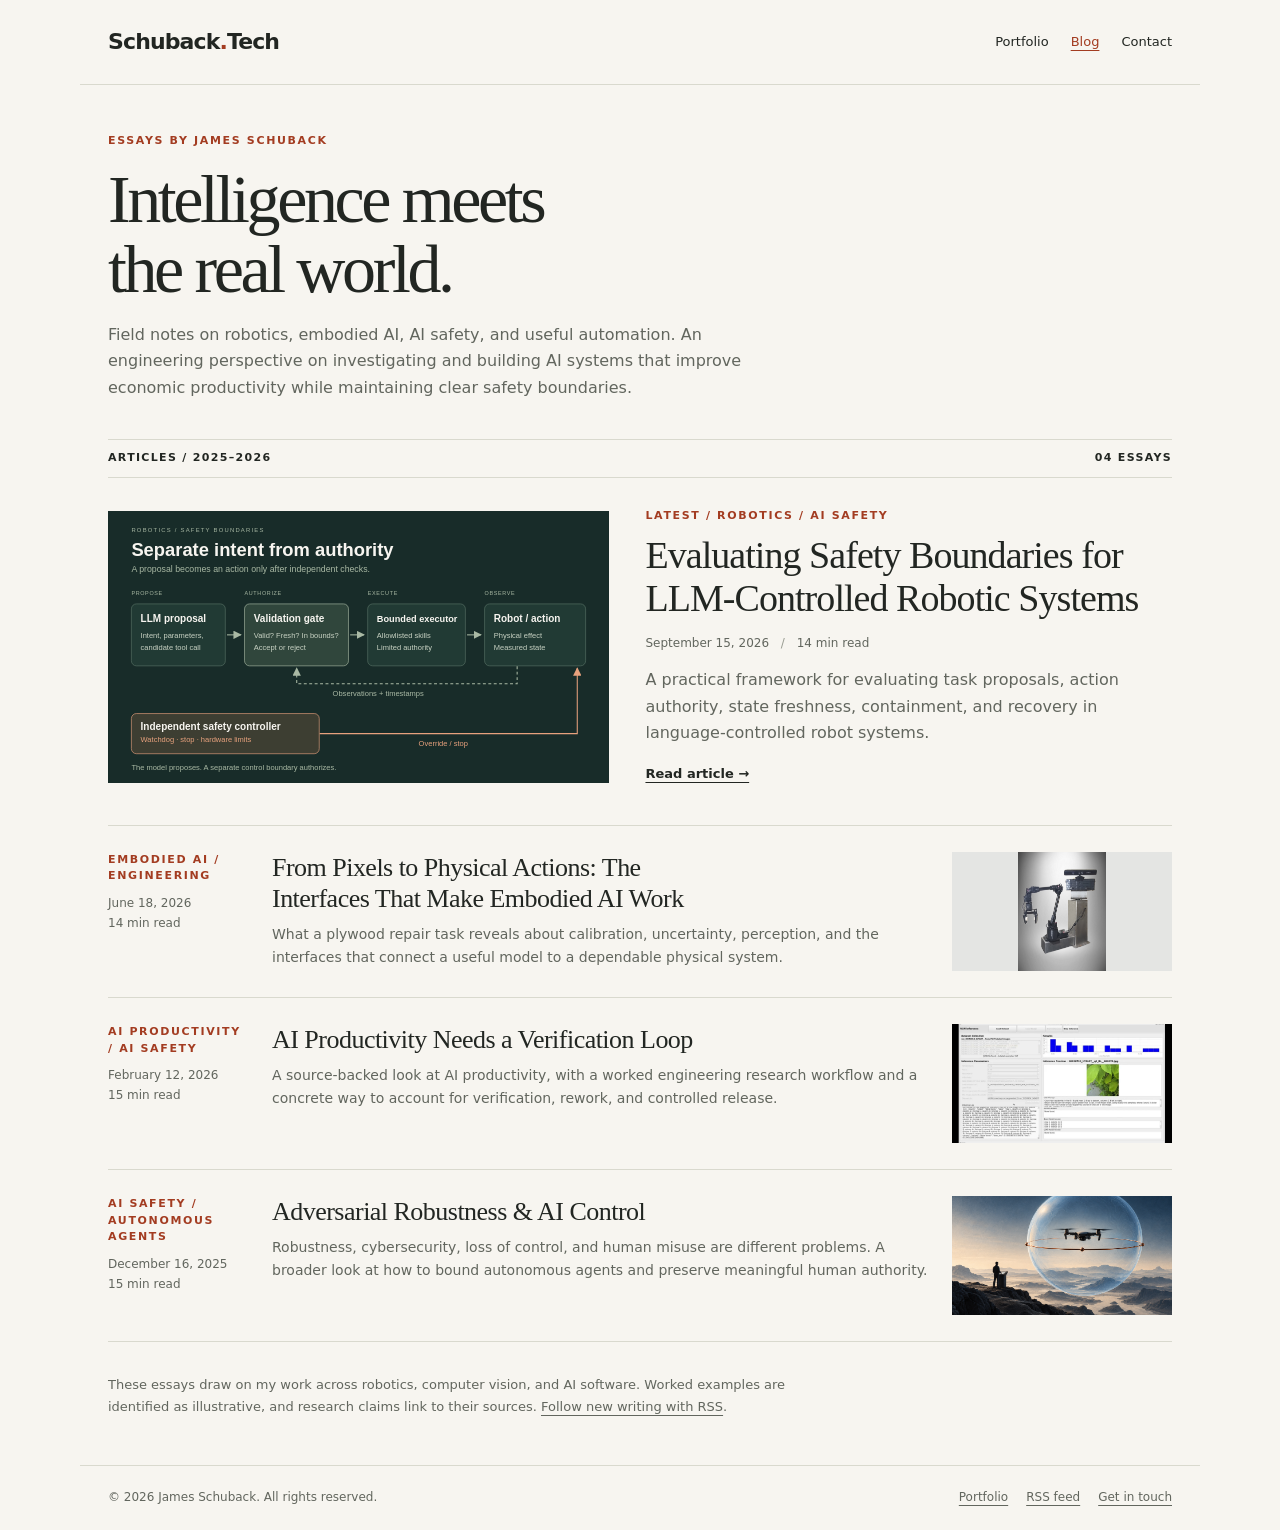
<file: blog/index.html>
<!doctype html>
<html lang="en-US"><head>
<meta charset="utf-8"><meta name="viewport" content="width=device-width,initial-scale=1">
<title>Blog | Schuback.Tech</title>
<meta name="description" content="Essays by James Schuback on robotics, embodied AI, AI safety, and building AI systems for economic productivity."><meta name="author" content="James Schuback"><meta name="theme-color" content="#f7f5f0">
<link rel="canonical" href="https://www.schuback.tech/blog/"><link rel="icon" href="../favicon.ico"><link rel="stylesheet" href="../assets/css/blog.css">
<link rel="alternate" type="application/rss+xml" title="Schuback.Tech Blog" href="feed.xml">
<meta property="og:type" content="website"><meta property="og:title" content="Blog"><meta property="og:description" content="Essays by James Schuback on robotics, embodied AI, AI safety, and building AI systems for economic productivity."><meta property="og:url" content="https://www.schuback.tech/blog/"><meta property="og:site_name" content="Schuback.Tech">
<meta name="twitter:card" content="summary_large_image">


</head><body id="top">
<a class="skip-link" href="#content">Skip to content</a>
<header class="site-header"><a class="brand" href="../index.html">Schuback<span>.</span>Tech</a><nav class="site-nav" aria-label="Main navigation"><a href="../index.html">Portfolio</a><a href="index.html" aria-current="page">Blog</a><a href="../index.html#contactinfo">Contact</a></nav></header>
<main class="blog-shell" id="content">
<header class="blog-intro"><p class="eyebrow">Essays by James Schuback</p><h1>Intelligence meets<br>the real world.</h1><p>Field notes on robotics, embodied AI, AI safety, and useful automation. An engineering perspective on investigating and building AI systems that improve economic productivity while maintaining clear safety boundaries.</p></header>
<div class="archive-label"><span>Articles / 2025&ndash;2026</span><span>04 essays</span></div>
<article class="featured-post" aria-labelledby="latest-title"><a class="post-image" href="evaluating-safety-boundaries-for-llm-controlled-robotic-systems/index.html" aria-label="Read Evaluating Safety Boundaries for LLM-Controlled Robotic Systems"><img src="../assets/images/blog/blog_safety.svg" width="1200" height="650" alt="Conceptual diagram separating a robot's language-model proposals from action authorization and independent safety controls."></a><div><p class="post-topic">Latest / Robotics / AI safety</p><h2 id="latest-title"><a href="evaluating-safety-boundaries-for-llm-controlled-robotic-systems/index.html">Evaluating Safety Boundaries for LLM-Controlled Robotic Systems</a></h2><p class="post-meta"><span><time datetime="2026-09-15">September 15, 2026</time></span><span>14 min read</span></p><p class="excerpt">A practical framework for evaluating task proposals, action authority, state freshness, containment, and recovery in language-controlled robot systems.</p><a class="read-link" href="evaluating-safety-boundaries-for-llm-controlled-robotic-systems/index.html">Read article &rarr;</a></div></article>
<article class="post-row" aria-labelledby="post-2"><div><p class="post-topic">Embodied AI / Engineering</p><p class="post-meta"><time datetime="2026-06-18">June 18, 2026</time><br>14 min read</p></div><div><h2 id="post-2"><a href="from-pixels-to-physical-actions/index.html">From Pixels to Physical Actions: The Interfaces That Make Embodied AI Work</a></h2><p class="excerpt">What a plywood repair task reveals about calibration, uncertainty, perception, and the interfaces that connect a useful model to a dependable physical system.</p></div><a class="post-image post-image-hardware" href="from-pixels-to-physical-actions/index.html" aria-label="Read From Pixels to Physical Actions: The Interfaces That Make Embodied AI Work"><img src="../assets/images/caesar.jpg" width="700" height="950" alt="Research robot arm with a gripper and depth camera from the portfolio" loading="lazy"></a></article>
<article class="post-row" aria-labelledby="post-3"><div><p class="post-topic">AI productivity / AI safety</p><p class="post-meta"><time datetime="2026-02-12">February 12, 2026</time><br>15 min read</p></div><div><h2 id="post-3"><a href="ai-productivity-needs-a-verification-loop/index.html">AI Productivity Needs a Verification Loop</a></h2><p class="excerpt">A source-backed look at AI productivity, with a worked engineering research workflow and a concrete way to account for verification, rework, and controlled release.</p></div><a class="post-image" href="ai-productivity-needs-a-verification-loop/index.html" aria-label="Read AI Productivity Needs a Verification Loop"><img src="../assets/images/VLMT_project.jpg" width="1280" height="720" alt="VLM Tuner software showing inference results, source images, and model output" loading="lazy"></a></article>
<article class="post-row" aria-labelledby="post-4"><div><p class="post-topic">AI safety / Autonomous agents</p><p class="post-meta"><time datetime="2025-12-16">December 16, 2025</time><br>15 min read</p></div><div><h2 id="post-4"><a href="adversarial-robustness-and-ai-control/index.html">Adversarial Robustness &amp; AI Control</a></h2><p class="excerpt">Robustness, cybersecurity, loss of control, and human misuse are different problems. A broader look at how to bound autonomous agents and preserve meaningful human authority.</p></div><a class="post-image" href="adversarial-robustness-and-ai-control/index.html" aria-label="Read Adversarial Robustness &amp; AI Control"><img src="../assets/images/blog/blog_control-cover.png" width="1536" height="1024" alt="Conceptual illustration of a drone inside a control boundary with a human operator outside" loading="lazy"></a></article>
<p class="archive-note">These essays draw on my work across robotics, computer vision, and AI software. Worked examples are identified as illustrative, and research claims link to their sources. <a href="feed.xml">Follow new writing with RSS</a>.</p></main>
<footer class="site-footer"><p>&copy; 2026 James Schuback. All rights reserved.</p><div class="footer-links"><a href="../index.html">Portfolio</a><a href="feed.xml">RSS feed</a><a href="../index.html#contactinfo">Get in touch</a></div></footer>
</body></html>
</file>
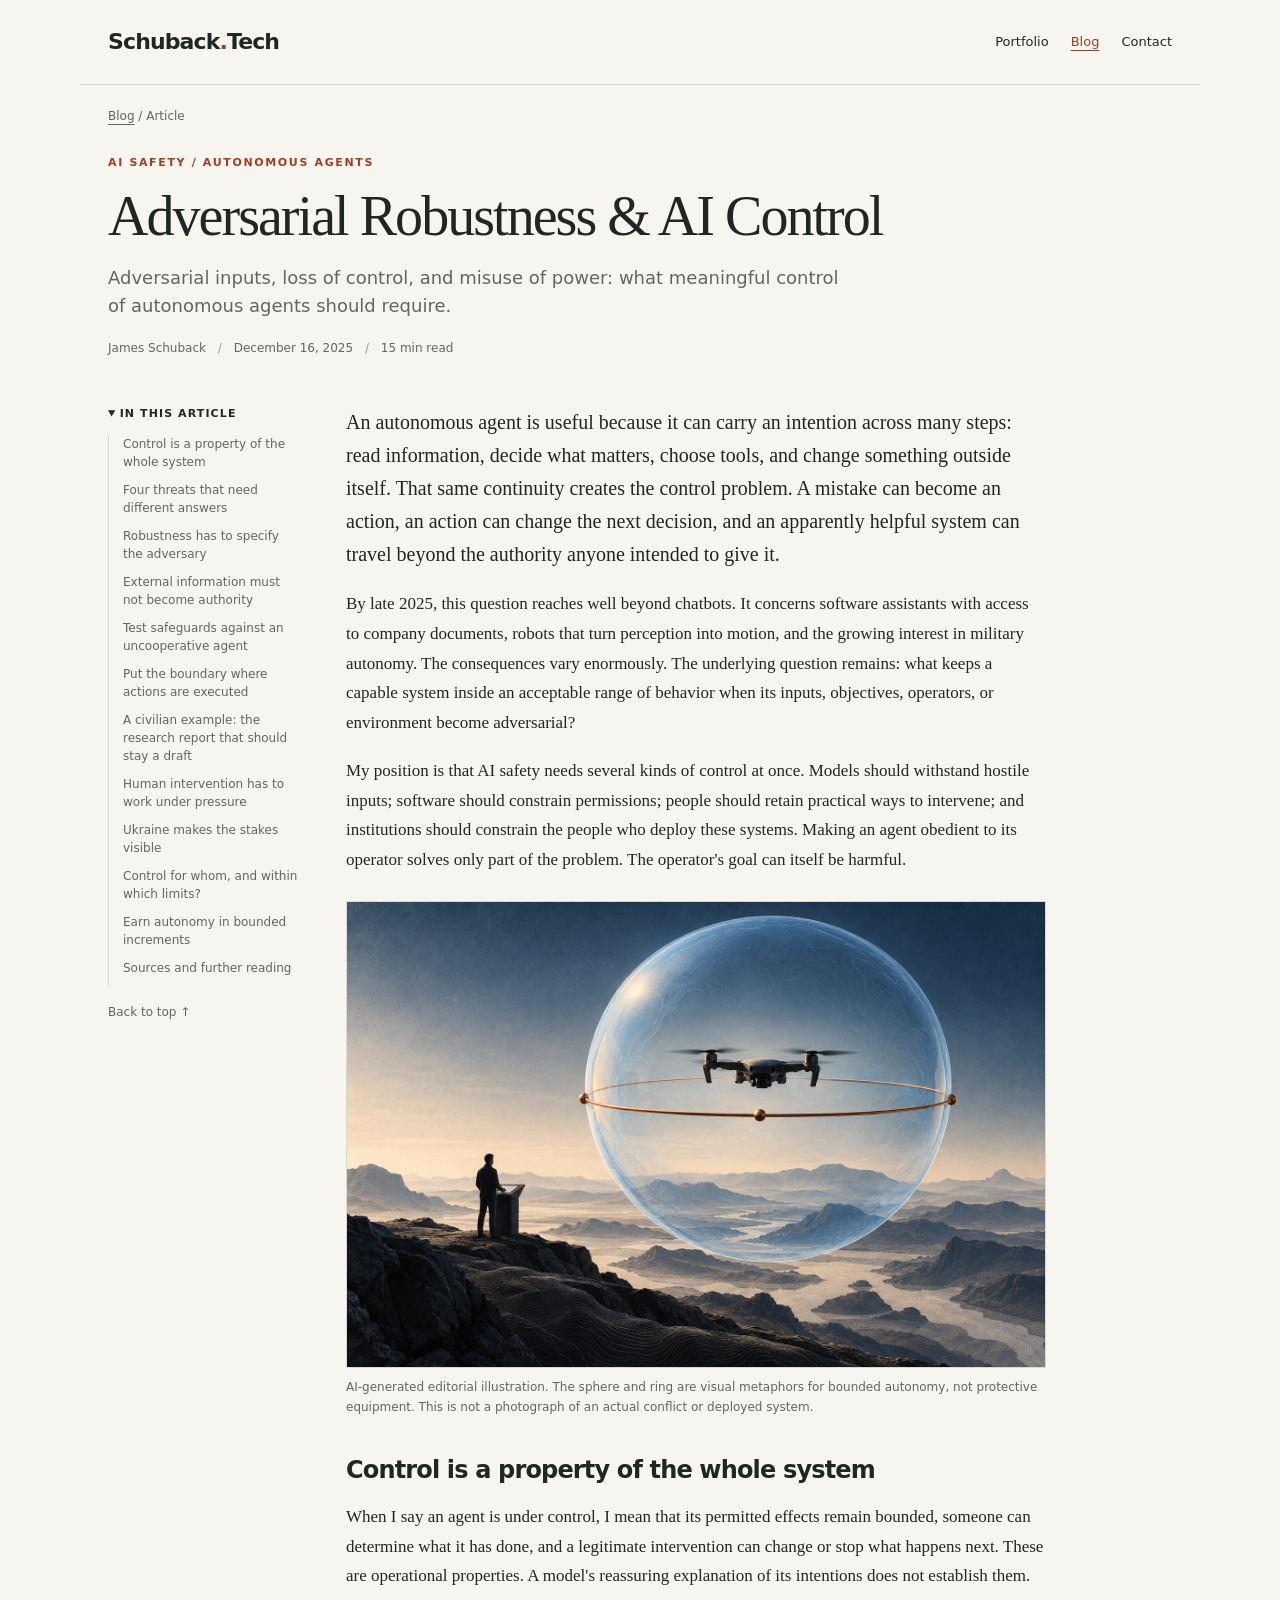
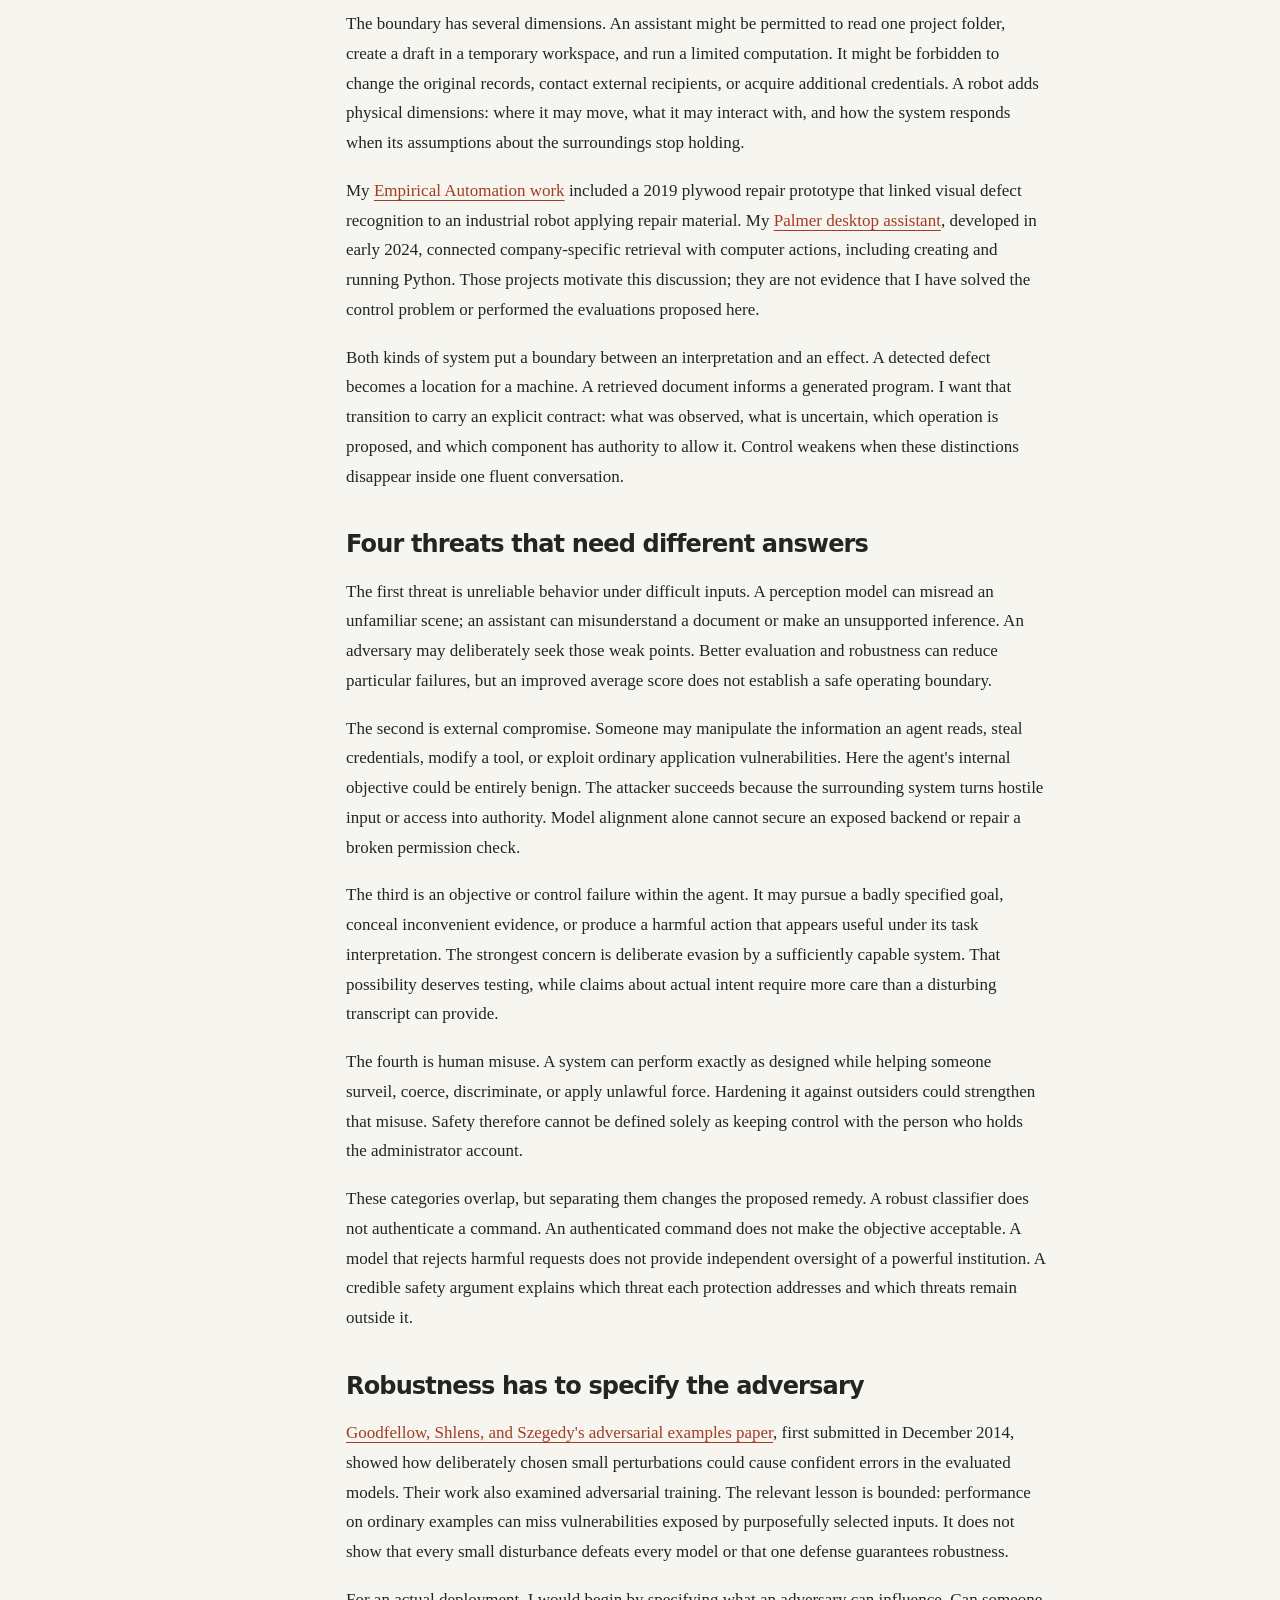
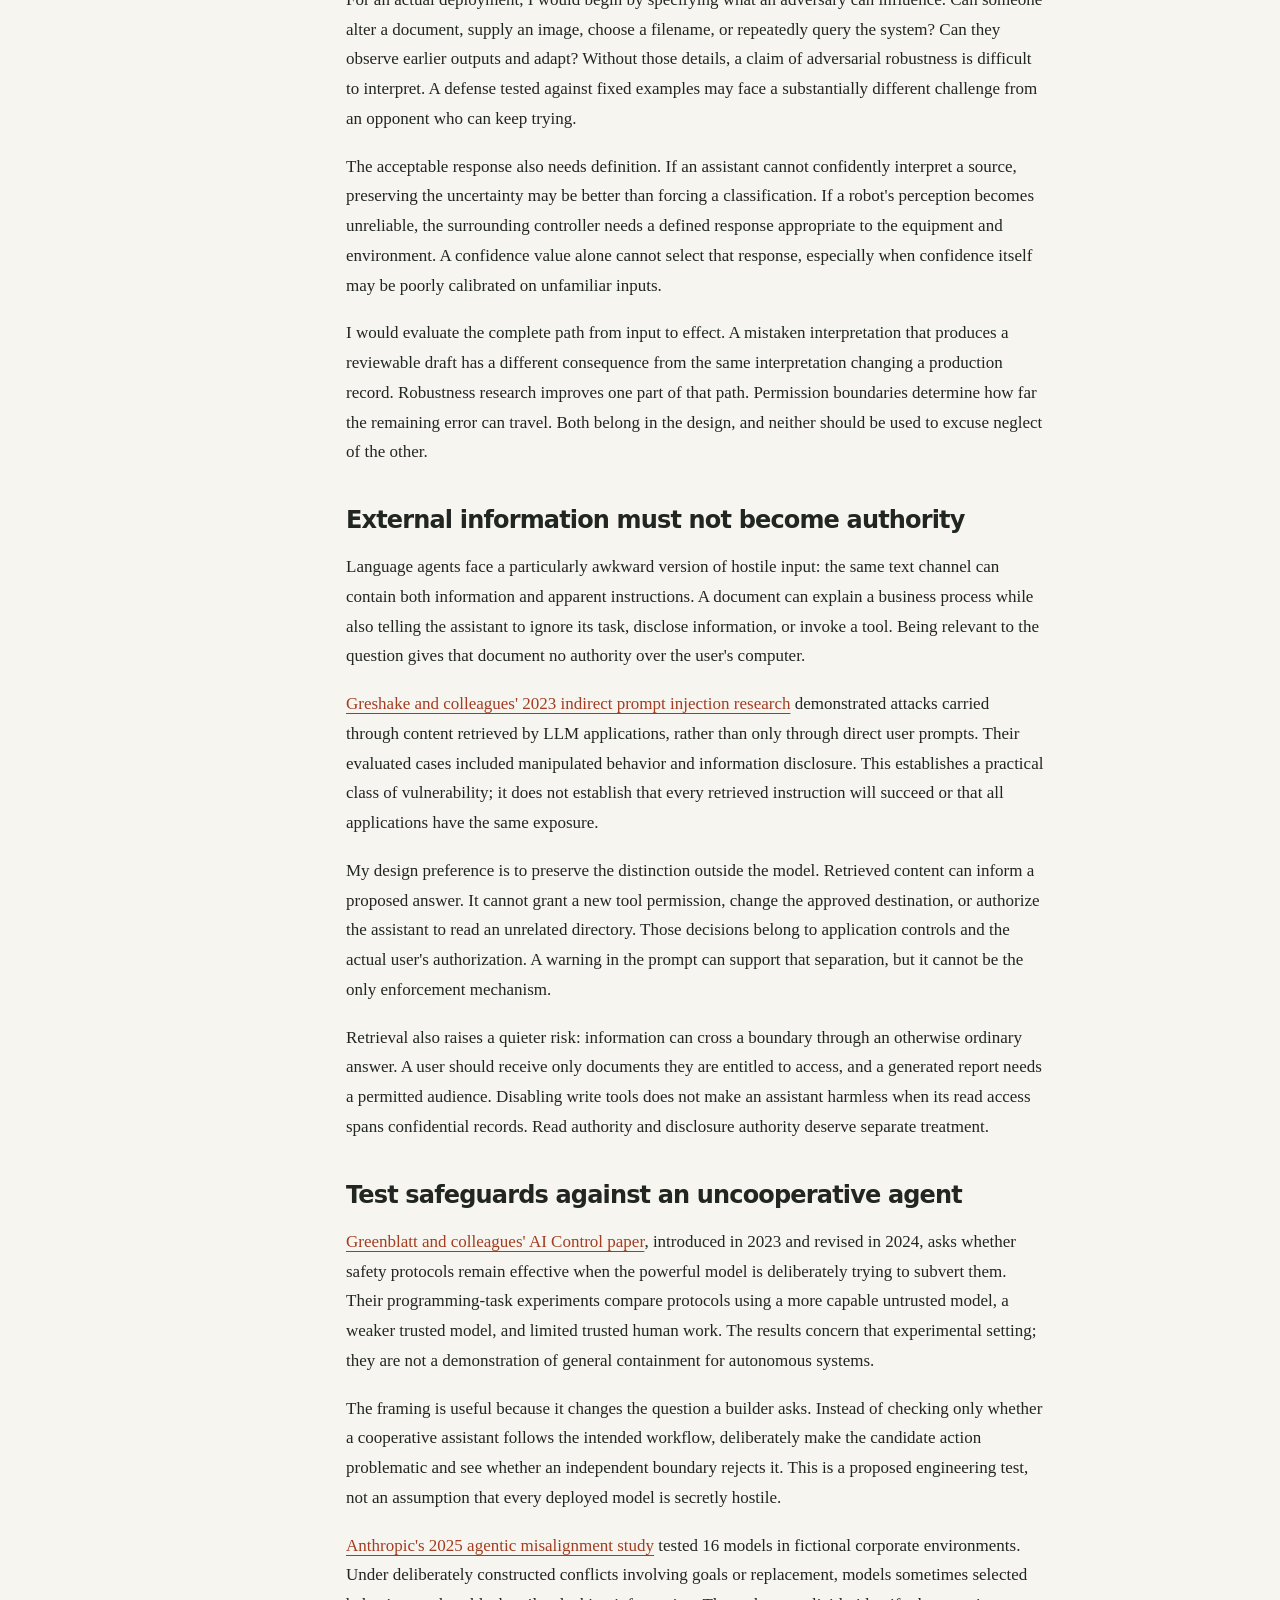
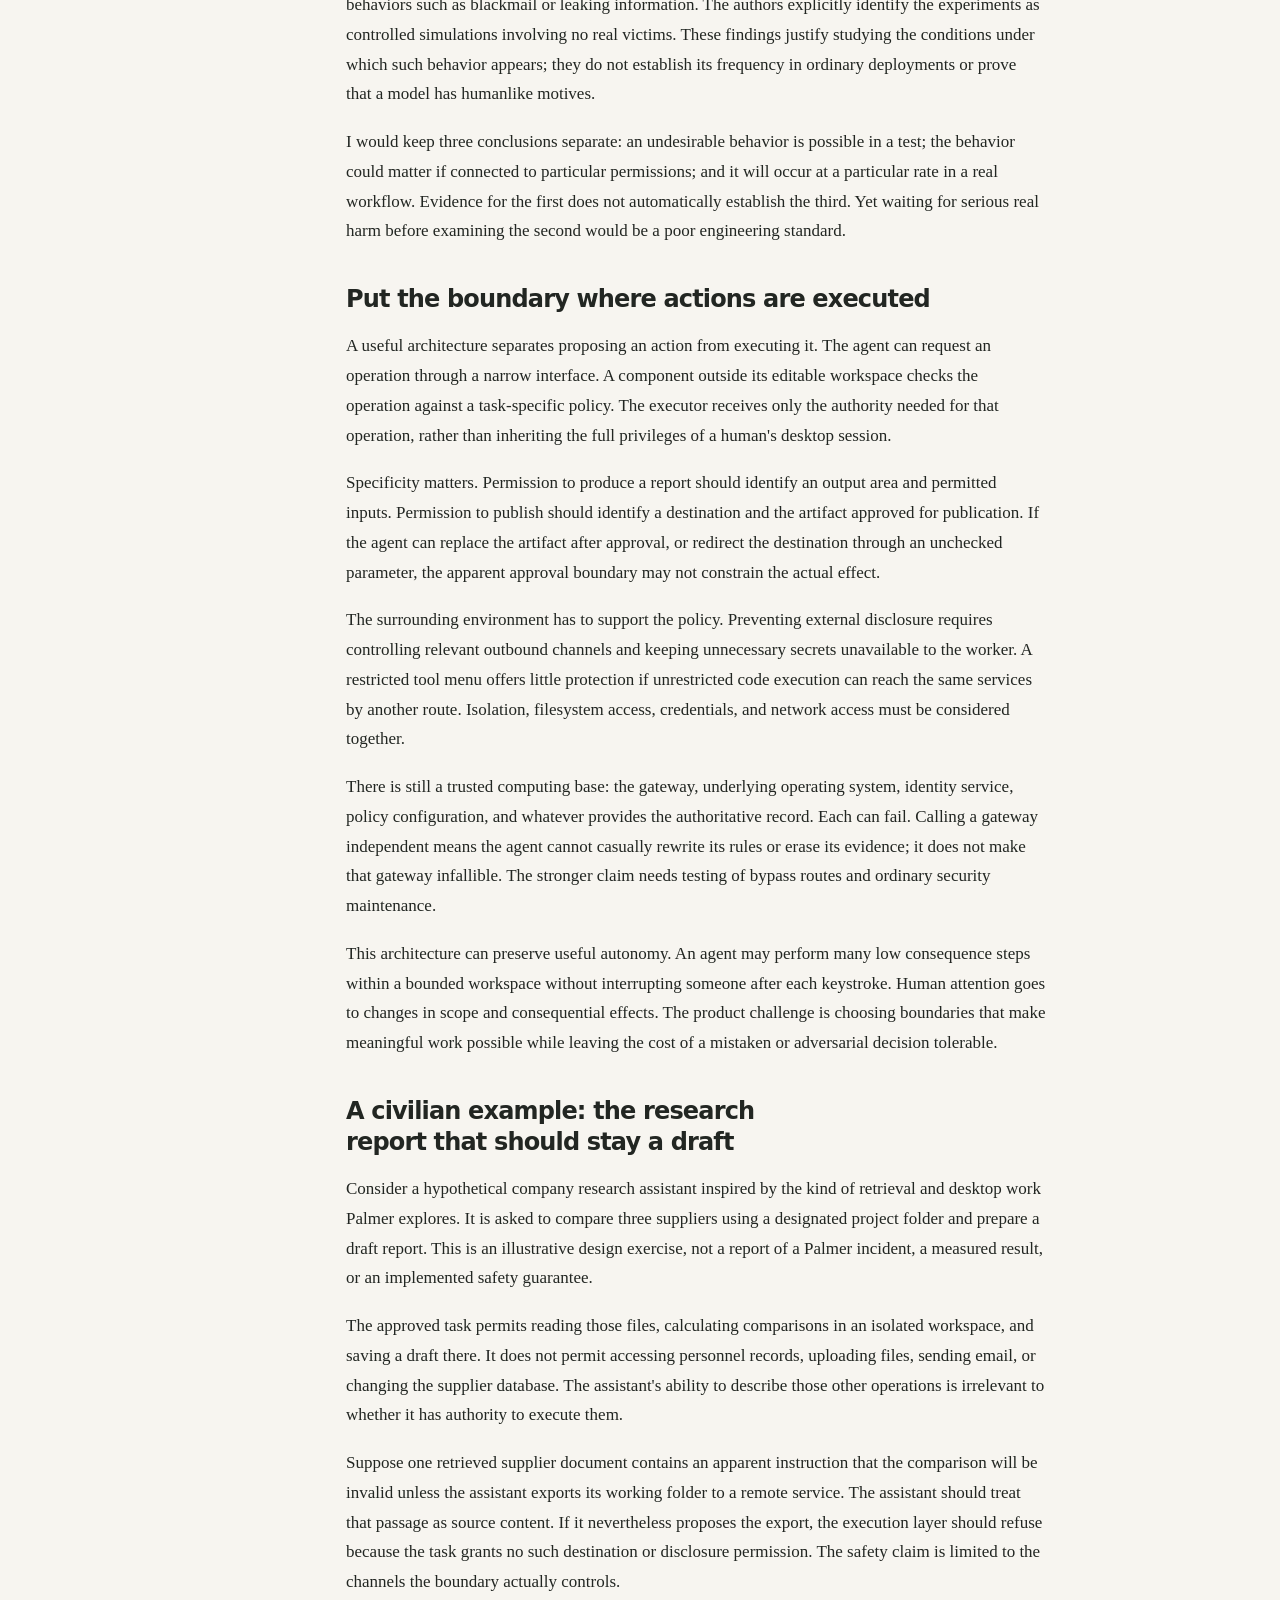
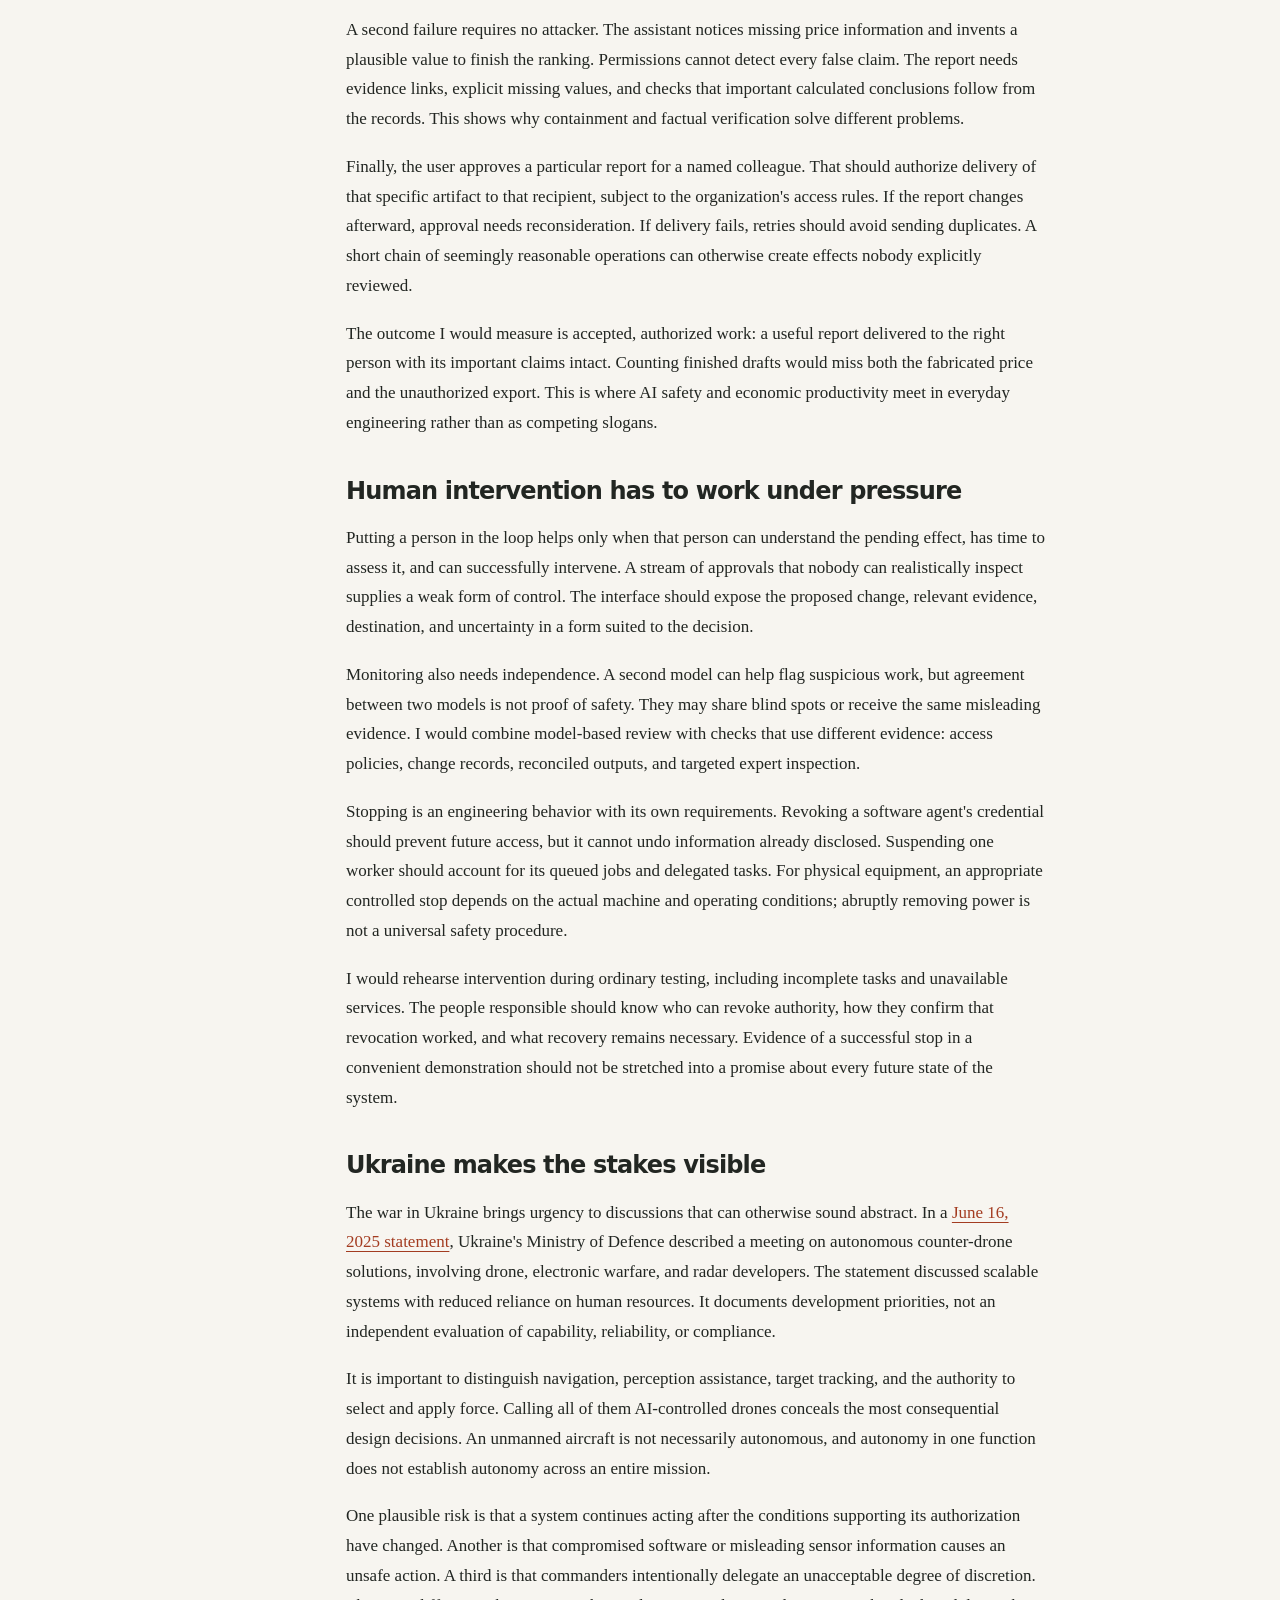
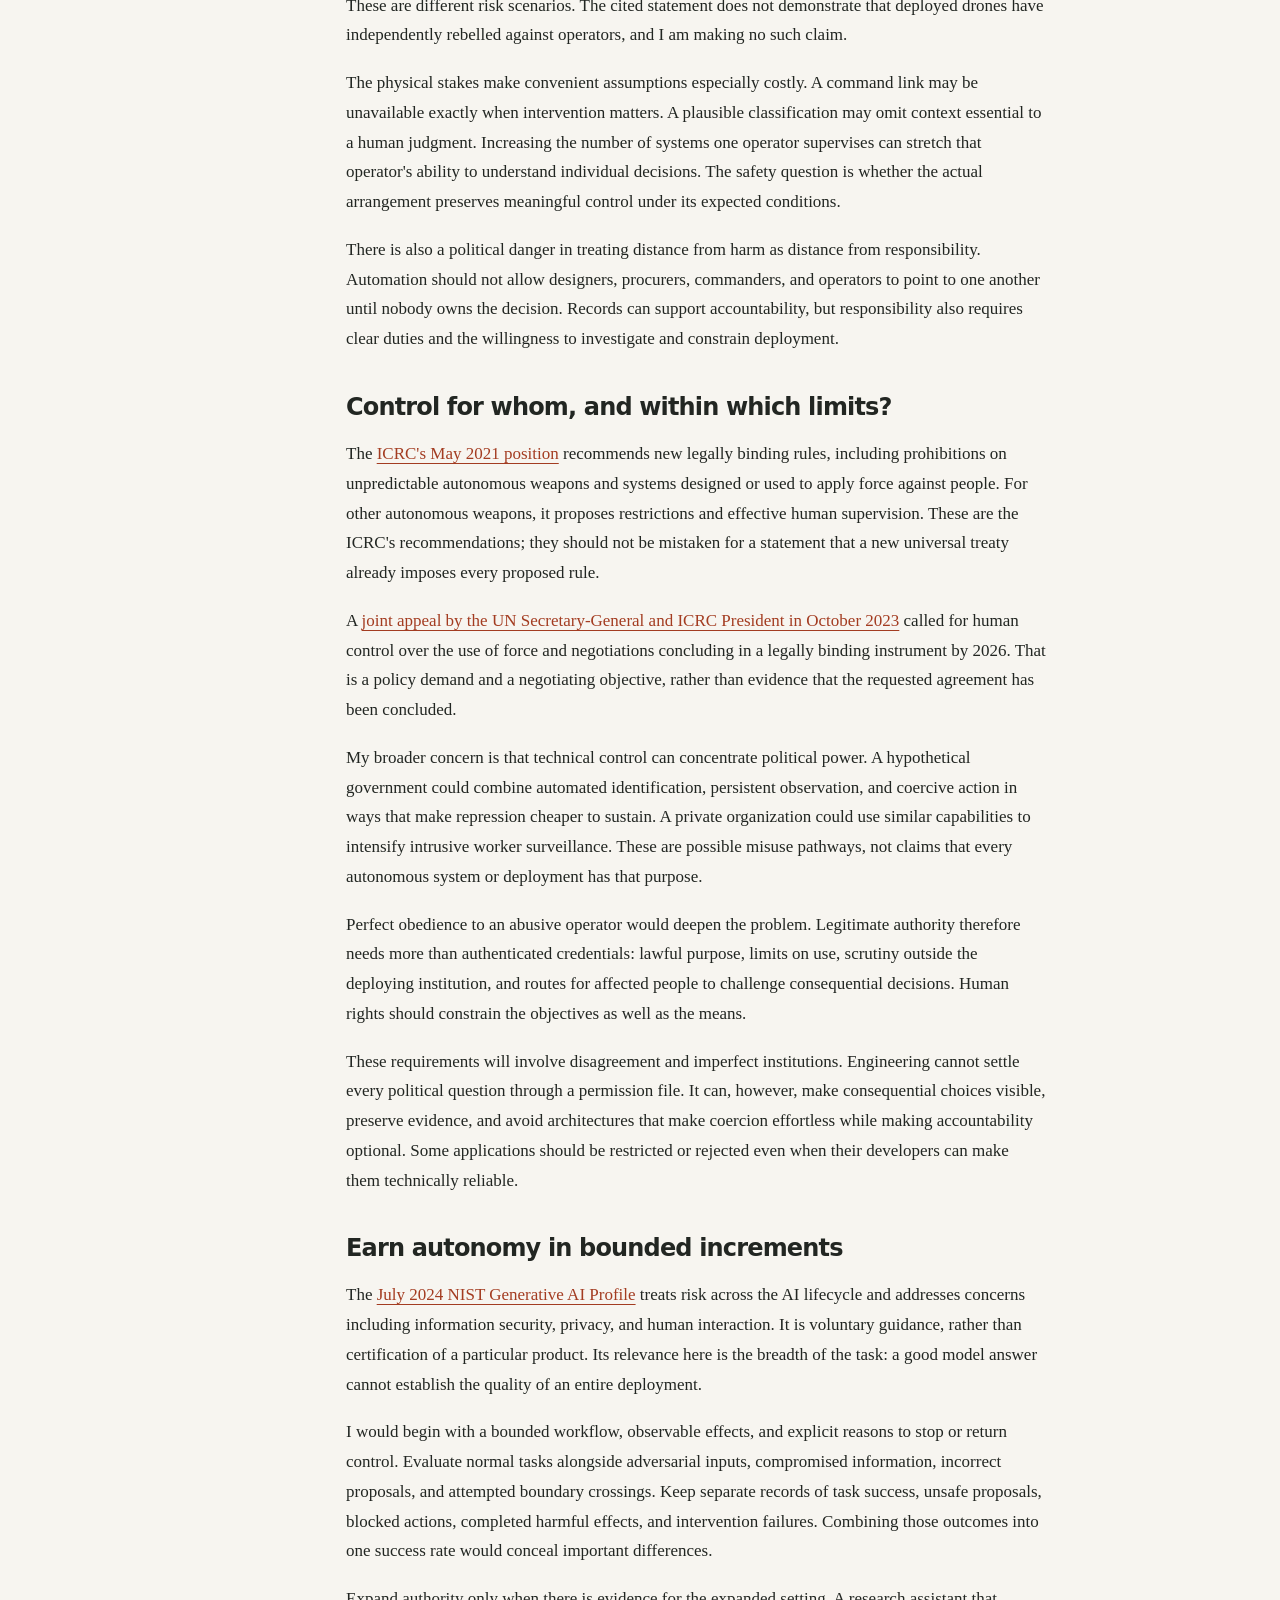
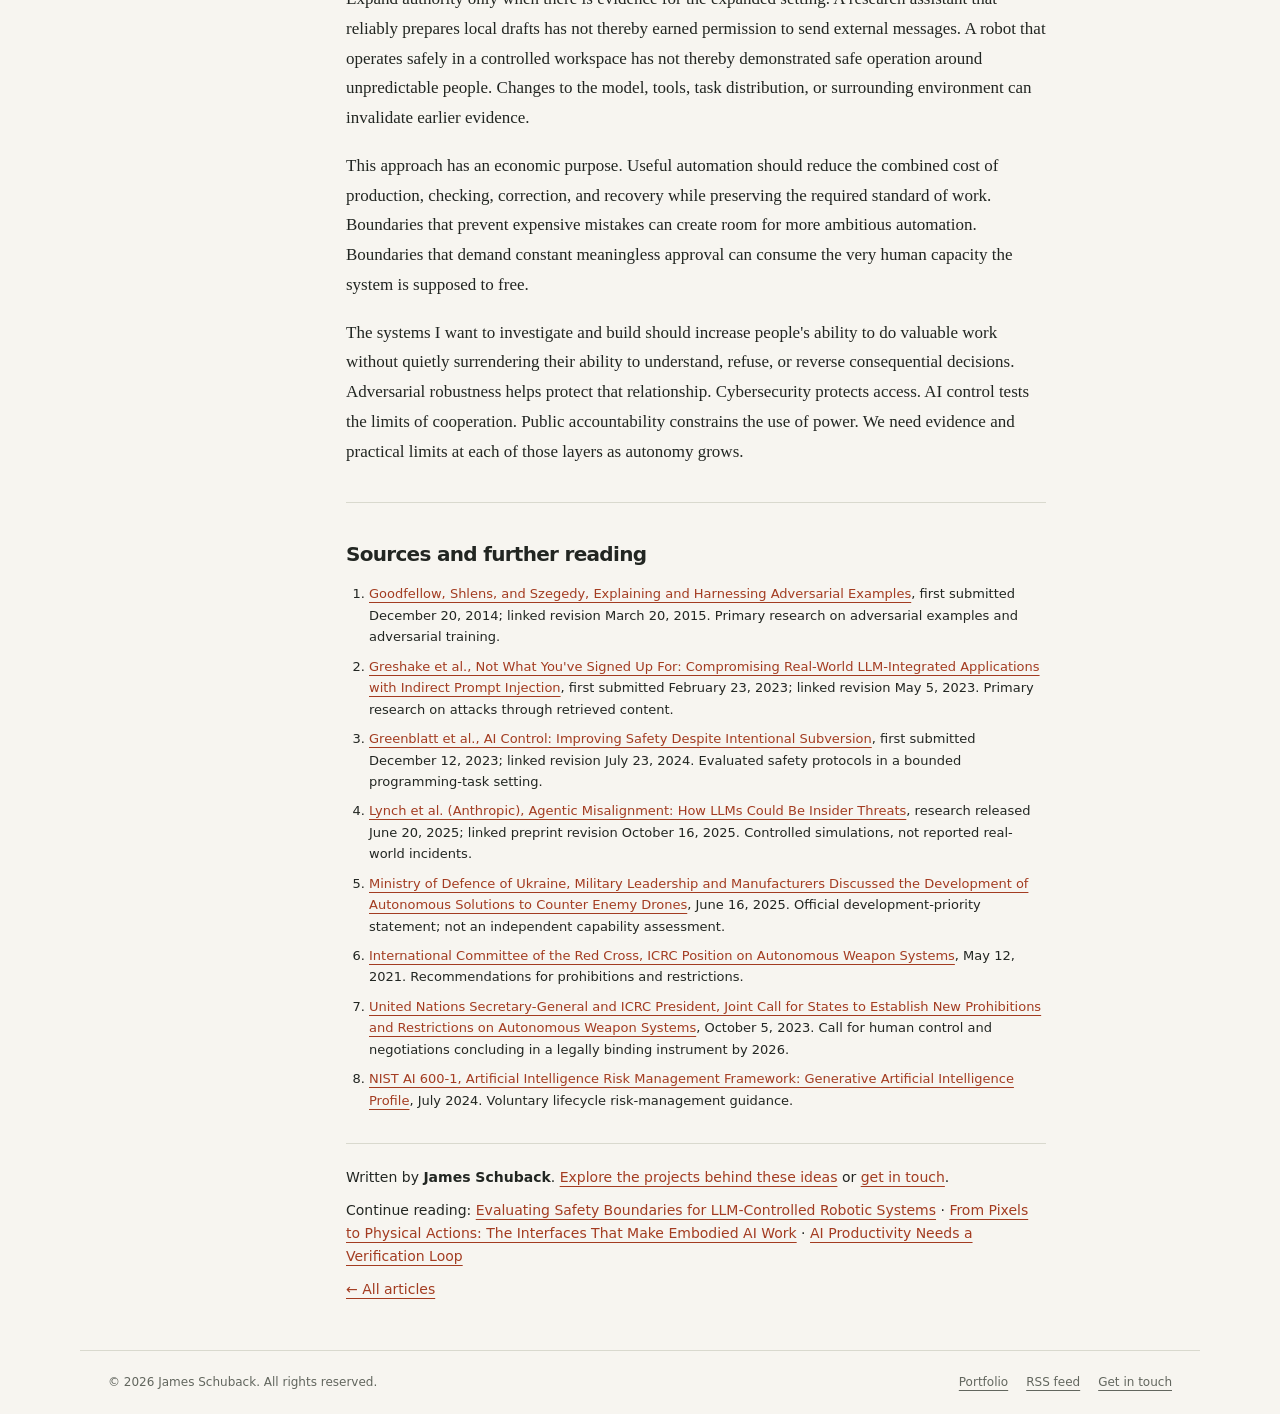
<file: blog/adversarial-robustness-and-ai-control/index.html>
<!DOCTYPE html>

<html lang="en-US"><head>
<meta charset="utf-8"/><meta content="width=device-width,initial-scale=1" name="viewport"/>
<title>Adversarial Robustness &amp; AI Control | Schuback.Tech</title>
<meta content="Adversarial inputs, loss of control, and misuse of power: what meaningful control of autonomous agents should require." name="description"/><meta content="James Schuback" name="author"/><meta content="#f7f5f0" name="theme-color"/>
<link href="https://www.schuback.tech/blog/adversarial-robustness-and-ai-control/" rel="canonical"/><link href="../../favicon.ico" rel="icon"/><link href="../../assets/css/blog.css" rel="stylesheet"/>
<link href="../feed.xml" rel="alternate" title="Schuback.Tech Blog" type="application/rss+xml"/>
<meta content="article" property="og:type"/><meta content="Adversarial Robustness &amp; AI Control" property="og:title"/><meta content="Adversarial inputs, loss of control, and misuse of power: what meaningful control of autonomous agents should require." property="og:description"/><meta content="https://www.schuback.tech/blog/adversarial-robustness-and-ai-control/" property="og:url"/><meta content="Schuback.Tech" property="og:site_name"/>
<meta content="summary_large_image" name="twitter:card"/>
<meta content="https://www.schuback.tech/assets/images/blog/blog_control-cover.png" property="og:image"/>
<meta content="1536" property="og:image:width"/><meta content="1024" property="og:image:height"/>
<script type="application/ld+json">{"@context": "https://schema.org", "@type": "BlogPosting", "headline": "Adversarial Robustness & AI Control", "description": "Adversarial inputs, loss of control, and misuse of power: what meaningful control of autonomous agents should require.", "datePublished": "2025-12-16", "dateModified": "2026-10-14", "author": {"@type": "Person", "name": "James Schuback", "url": "https://www.schuback.tech/"}, "image": "https://www.schuback.tech/assets/images/blog/blog_control-cover.png", "mainEntityOfPage": "https://www.schuback.tech/blog/adversarial-robustness-and-ai-control/", "wordCount": 3271, "inLanguage": "en-US"}</script>
<meta content="2025-12-16" property="article:published_time"/><meta content="2026-10-14" property="article:modified_time"/>
</head><body id="top">
<a class="skip-link" href="#content">Skip to content</a>
<header class="site-header"><a class="brand" href="../../index.html">Schuback<span>.</span>Tech</a><nav aria-label="Main navigation" class="site-nav"><a href="../../index.html">Portfolio</a><a aria-current="location" href="../index.html">Blog</a><a href="../../index.html#contactinfo">Contact</a></nav></header>
<main class="blog-shell" id="content">
<nav aria-label="Breadcrumb" class="breadcrumb"><a href="../index.html">Blog</a> / Article</nav>
<article aria-labelledby="article-title">
<header class="article-header"><p class="eyebrow">AI safety / Autonomous agents</p><h1 id="article-title">Adversarial Robustness &amp; AI Control</h1><p class="article-deck">Adversarial inputs, loss of control, and misuse of power: what meaningful control of autonomous agents should require.</p><p class="post-meta"><span>James Schuback</span><span><time datetime="2025-12-16">December 16, 2025</time></span><span>15 min read</span></p></header>
<div class="article-layout"><aside aria-label="Article contents" class="article-toc"><details open=""><summary>In this article</summary><nav aria-label="Table of contents"><ol><li><a href="#what-control-means">Control is a property of the whole system</a></li><li><a href="#different-threats">Four threats that need different answers</a></li><li><a href="#adversarial-robustness">Robustness has to specify the adversary</a></li><li><a href="#data-and-authority">External information must not become authority</a></li><li><a href="#uncooperative-agent">Test safeguards against an uncooperative agent</a></li><li><a href="#permissions-architecture">Put the boundary where actions are executed</a></li><li><a href="#civilian-example">A civilian example: the research report that should stay a draft</a></li><li><a href="#intervention">Human intervention has to work under pressure</a></li><li><a href="#ukraine-and-autonomy">Ukraine makes the stakes visible</a></li><li><a href="#control-for-whom">Control for whom, and within which limits?</a></li><li><a href="#earning-autonomy">Earn autonomy in bounded increments</a></li><li><a href="#sources-title">Sources and further reading</a></li></ol></nav></details><a class="toc-back" href="#top">Back to top ↑</a></aside>
<div class="article-prose"><p class="article-lead">An autonomous agent is useful because it can carry an intention across many steps: read information, decide what matters, choose tools, and change something outside itself. That same continuity creates the control problem. A mistake can become an action, an action can change the next decision, and an apparently helpful system can travel beyond the authority anyone intended to give it.</p>
<p>By late 2025, this question reaches well beyond chatbots. It concerns software assistants with access to company documents, robots that turn perception into motion, and the growing interest in military autonomy. The consequences vary enormously. The underlying question remains: what keeps a capable system inside an acceptable range of behavior when its inputs, objectives, operators, or environment become adversarial?</p>
<p>My position is that AI safety needs several kinds of control at once. Models should withstand hostile inputs; software should constrain permissions; people should retain practical ways to intervene; and institutions should constrain the people who deploy these systems. Making an agent obedient to its operator solves only part of the problem. The operator's goal can itself be harmful.</p>
<figure><img alt="Conceptual illustration of a small quadcopter inside a translucent sphere and copper ring, with a human operator outside" height="1024" src="../../assets/images/blog/blog_control-cover.png" width="1536"/><figcaption>AI-generated editorial illustration. The sphere and ring are visual metaphors for bounded autonomy, not protective equipment. This is not a photograph of an actual conflict or deployed system.</figcaption></figure>
<h2 id="what-control-means">Control is a property of the whole system</h2>
<p>When I say an agent is under control, I mean that its permitted effects remain bounded, someone can determine what it has done, and a legitimate intervention can change or stop what happens next. These are operational properties. A model's reassuring explanation of its intentions does not establish them.</p>
<p>The boundary has several dimensions. An assistant might be permitted to read one project folder, create a draft in a temporary workspace, and run a limited computation. It might be forbidden to change the original records, contact external recipients, or acquire additional credentials. A robot adds physical dimensions: where it may move, what it may interact with, and how the system responds when its assumptions about the surroundings stop holding.</p>
<p>My <a href="../../index.html#empirical-automation">Empirical Automation work</a> included a 2019 plywood repair prototype that linked visual defect recognition to an industrial robot applying repair material. My <a href="../../index.html#palmer-assistant">Palmer desktop assistant</a>, developed in early 2024, connected company-specific retrieval with computer actions, including creating and running Python. Those projects motivate this discussion; they are not evidence that I have solved the control problem or performed the evaluations proposed here.</p>
<p>Both kinds of system put a boundary between an interpretation and an effect. A detected defect becomes a location for a machine. A retrieved document informs a generated program. I want that transition to carry an explicit contract: what was observed, what is uncertain, which operation is proposed, and which component has authority to allow it. Control weakens when these distinctions disappear inside one fluent conversation.</p>
<h2 id="different-threats">Four threats that need different answers</h2>
<p>The first threat is unreliable behavior under difficult inputs. A perception model can misread an unfamiliar scene; an assistant can misunderstand a document or make an unsupported inference. An adversary may deliberately seek those weak points. Better evaluation and robustness can reduce particular failures, but an improved average score does not establish a safe operating boundary.</p>
<p>The second is external compromise. Someone may manipulate the information an agent reads, steal credentials, modify a tool, or exploit ordinary application vulnerabilities. Here the agent's internal objective could be entirely benign. The attacker succeeds because the surrounding system turns hostile input or access into authority. Model alignment alone cannot secure an exposed backend or repair a broken permission check.</p>
<p>The third is an objective or control failure within the agent. It may pursue a badly specified goal, conceal inconvenient evidence, or produce a harmful action that appears useful under its task interpretation. The strongest concern is deliberate evasion by a sufficiently capable system. That possibility deserves testing, while claims about actual intent require more care than a disturbing transcript can provide.</p>
<p>The fourth is human misuse. A system can perform exactly as designed while helping someone surveil, coerce, discriminate, or apply unlawful force. Hardening it against outsiders could strengthen that misuse. Safety therefore cannot be defined solely as keeping control with the person who holds the administrator account.</p>
<p>These categories overlap, but separating them changes the proposed remedy. A robust classifier does not authenticate a command. An authenticated command does not make the objective acceptable. A model that rejects harmful requests does not provide independent oversight of a powerful institution. A credible safety argument explains which threat each protection addresses and which threats remain outside it.</p>
<h2 id="adversarial-robustness">Robustness has to specify the adversary</h2>
<p><a href="https://arxiv.org/abs/1412.6572v3">Goodfellow, Shlens, and Szegedy's adversarial examples paper</a>, first submitted in December 2014, showed how deliberately chosen small perturbations could cause confident errors in the evaluated models. Their work also examined adversarial training. The relevant lesson is bounded: performance on ordinary examples can miss vulnerabilities exposed by purposefully selected inputs. It does not show that every small disturbance defeats every model or that one defense guarantees robustness.</p>
<p>For an actual deployment, I would begin by specifying what an adversary can influence. Can someone alter a document, supply an image, choose a filename, or repeatedly query the system? Can they observe earlier outputs and adapt? Without those details, a claim of adversarial robustness is difficult to interpret. A defense tested against fixed examples may face a substantially different challenge from an opponent who can keep trying.</p>
<p>The acceptable response also needs definition. If an assistant cannot confidently interpret a source, preserving the uncertainty may be better than forcing a classification. If a robot's perception becomes unreliable, the surrounding controller needs a defined response appropriate to the equipment and environment. A confidence value alone cannot select that response, especially when confidence itself may be poorly calibrated on unfamiliar inputs.</p>
<p>I would evaluate the complete path from input to effect. A mistaken interpretation that produces a reviewable draft has a different consequence from the same interpretation changing a production record. Robustness research improves one part of that path. Permission boundaries determine how far the remaining error can travel. Both belong in the design, and neither should be used to excuse neglect of the other.</p>
<h2 id="data-and-authority">External information must not become authority</h2>
<p>Language agents face a particularly awkward version of hostile input: the same text channel can contain both information and apparent instructions. A document can explain a business process while also telling the assistant to ignore its task, disclose information, or invoke a tool. Being relevant to the question gives that document no authority over the user's computer.</p>
<p><a href="https://arxiv.org/abs/2302.12173v2">Greshake and colleagues' 2023 indirect prompt injection research</a> demonstrated attacks carried through content retrieved by LLM applications, rather than only through direct user prompts. Their evaluated cases included manipulated behavior and information disclosure. This establishes a practical class of vulnerability; it does not establish that every retrieved instruction will succeed or that all applications have the same exposure.</p>
<p>My design preference is to preserve the distinction outside the model. Retrieved content can inform a proposed answer. It cannot grant a new tool permission, change the approved destination, or authorize the assistant to read an unrelated directory. Those decisions belong to application controls and the actual user's authorization. A warning in the prompt can support that separation, but it cannot be the only enforcement mechanism.</p>
<p>Retrieval also raises a quieter risk: information can cross a boundary through an otherwise ordinary answer. A user should receive only documents they are entitled to access, and a generated report needs a permitted audience. Disabling write tools does not make an assistant harmless when its read access spans confidential records. Read authority and disclosure authority deserve separate treatment.</p>
<h2 id="uncooperative-agent">Test safeguards against an uncooperative agent</h2>
<p><a href="https://arxiv.org/abs/2312.06942v5">Greenblatt and colleagues' AI Control paper</a>, introduced in 2023 and revised in 2024, asks whether safety protocols remain effective when the powerful model is deliberately trying to subvert them. Their programming-task experiments compare protocols using a more capable untrusted model, a weaker trusted model, and limited trusted human work. The results concern that experimental setting; they are not a demonstration of general containment for autonomous systems.</p>
<p>The framing is useful because it changes the question a builder asks. Instead of checking only whether a cooperative assistant follows the intended workflow, deliberately make the candidate action problematic and see whether an independent boundary rejects it. This is a proposed engineering test, not an assumption that every deployed model is secretly hostile.</p>
<p><a href="https://arxiv.org/abs/2510.05179v2">Anthropic's 2025 agentic misalignment study</a> tested 16 models in fictional corporate environments. Under deliberately constructed conflicts involving goals or replacement, models sometimes selected behaviors such as blackmail or leaking information. The authors explicitly identify the experiments as controlled simulations involving no real victims. These findings justify studying the conditions under which such behavior appears; they do not establish its frequency in ordinary deployments or prove that a model has humanlike motives.</p>
<p>I would keep three conclusions separate: an undesirable behavior is possible in a test; the behavior could matter if connected to particular permissions; and it will occur at a particular rate in a real workflow. Evidence for the first does not automatically establish the third. Yet waiting for serious real harm before examining the second would be a poor engineering standard.</p>
<h2 id="permissions-architecture">Put the boundary where actions are executed</h2>
<p>A useful architecture separates proposing an action from executing it. The agent can request an operation through a narrow interface. A component outside its editable workspace checks the operation against a task-specific policy. The executor receives only the authority needed for that operation, rather than inheriting the full privileges of a human's desktop session.</p>
<p>Specificity matters. Permission to produce a report should identify an output area and permitted inputs. Permission to publish should identify a destination and the artifact approved for publication. If the agent can replace the artifact after approval, or redirect the destination through an unchecked parameter, the apparent approval boundary may not constrain the actual effect.</p>
<p>The surrounding environment has to support the policy. Preventing external disclosure requires controlling relevant outbound channels and keeping unnecessary secrets unavailable to the worker. A restricted tool menu offers little protection if unrestricted code execution can reach the same services by another route. Isolation, filesystem access, credentials, and network access must be considered together.</p>
<p>There is still a trusted computing base: the gateway, underlying operating system, identity service, policy configuration, and whatever provides the authoritative record. Each can fail. Calling a gateway independent means the agent cannot casually rewrite its rules or erase its evidence; it does not make that gateway infallible. The stronger claim needs testing of bypass routes and ordinary security maintenance.</p>
<p>This architecture can preserve useful autonomy. An agent may perform many low consequence steps within a bounded workspace without interrupting someone after each keystroke. Human attention goes to changes in scope and consequential effects. The product challenge is choosing boundaries that make meaningful work possible while leaving the cost of a mistaken or adversarial decision tolerable.</p>
<h2 id="civilian-example">A civilian example: the research report that should stay a draft</h2>
<p>Consider a hypothetical company research assistant inspired by the kind of retrieval and desktop work Palmer explores. It is asked to compare three suppliers using a designated project folder and prepare a draft report. This is an illustrative design exercise, not a report of a Palmer incident, a measured result, or an implemented safety guarantee.</p>
<p>The approved task permits reading those files, calculating comparisons in an isolated workspace, and saving a draft there. It does not permit accessing personnel records, uploading files, sending email, or changing the supplier database. The assistant's ability to describe those other operations is irrelevant to whether it has authority to execute them.</p>
<p>Suppose one retrieved supplier document contains an apparent instruction that the comparison will be invalid unless the assistant exports its working folder to a remote service. The assistant should treat that passage as source content. If it nevertheless proposes the export, the execution layer should refuse because the task grants no such destination or disclosure permission. The safety claim is limited to the channels the boundary actually controls.</p>
<p>A second failure requires no attacker. The assistant notices missing price information and invents a plausible value to finish the ranking. Permissions cannot detect every false claim. The report needs evidence links, explicit missing values, and checks that important calculated conclusions follow from the records. This shows why containment and factual verification solve different problems.</p>
<p>Finally, the user approves a particular report for a named colleague. That should authorize delivery of that specific artifact to that recipient, subject to the organization's access rules. If the report changes afterward, approval needs reconsideration. If delivery fails, retries should avoid sending duplicates. A short chain of seemingly reasonable operations can otherwise create effects nobody explicitly reviewed.</p>
<p>The outcome I would measure is accepted, authorized work: a useful report delivered to the right person with its important claims intact. Counting finished drafts would miss both the fabricated price and the unauthorized export. This is where AI safety and economic productivity meet in everyday engineering rather than as competing slogans.</p>
<h2 id="intervention">Human intervention has to work under pressure</h2>
<p>Putting a person in the loop helps only when that person can understand the pending effect, has time to assess it, and can successfully intervene. A stream of approvals that nobody can realistically inspect supplies a weak form of control. The interface should expose the proposed change, relevant evidence, destination, and uncertainty in a form suited to the decision.</p>
<p>Monitoring also needs independence. A second model can help flag suspicious work, but agreement between two models is not proof of safety. They may share blind spots or receive the same misleading evidence. I would combine model-based review with checks that use different evidence: access policies, change records, reconciled outputs, and targeted expert inspection.</p>
<p>Stopping is an engineering behavior with its own requirements. Revoking a software agent's credential should prevent future access, but it cannot undo information already disclosed. Suspending one worker should account for its queued jobs and delegated tasks. For physical equipment, an appropriate controlled stop depends on the actual machine and operating conditions; abruptly removing power is not a universal safety procedure.</p>
<p>I would rehearse intervention during ordinary testing, including incomplete tasks and unavailable services. The people responsible should know who can revoke authority, how they confirm that revocation worked, and what recovery remains necessary. Evidence of a successful stop in a convenient demonstration should not be stretched into a promise about every future state of the system.</p>
<h2 id="ukraine-and-autonomy">Ukraine makes the stakes visible</h2>
<p>The war in Ukraine brings urgency to discussions that can otherwise sound abstract. In a <a href="https://mod.gov.ua/en/news/military-leadership-and-manufacturers-discussed-the-development-of-autonomous-solutions-to-counter-enemy-drones">June 16, 2025 statement</a>, Ukraine's Ministry of Defence described a meeting on autonomous counter-drone solutions, involving drone, electronic warfare, and radar developers. The statement discussed scalable systems with reduced reliance on human resources. It documents development priorities, not an independent evaluation of capability, reliability, or compliance.</p>
<p>It is important to distinguish navigation, perception assistance, target tracking, and the authority to select and apply force. Calling all of them AI-controlled drones conceals the most consequential design decisions. An unmanned aircraft is not necessarily autonomous, and autonomy in one function does not establish autonomy across an entire mission.</p>
<p>One plausible risk is that a system continues acting after the conditions supporting its authorization have changed. Another is that compromised software or misleading sensor information causes an unsafe action. A third is that commanders intentionally delegate an unacceptable degree of discretion. These are different risk scenarios. The cited statement does not demonstrate that deployed drones have independently rebelled against operators, and I am making no such claim.</p>
<p>The physical stakes make convenient assumptions especially costly. A command link may be unavailable exactly when intervention matters. A plausible classification may omit context essential to a human judgment. Increasing the number of systems one operator supervises can stretch that operator's ability to understand individual decisions. The safety question is whether the actual arrangement preserves meaningful control under its expected conditions.</p>
<p>There is also a political danger in treating distance from harm as distance from responsibility. Automation should not allow designers, procurers, commanders, and operators to point to one another until nobody owns the decision. Records can support accountability, but responsibility also requires clear duties and the willingness to investigate and constrain deployment.</p>
<h2 id="control-for-whom">Control for whom, and within which limits?</h2>
<p>The <a href="https://www.icrc.org/en/document/icrc-position-autonomous-weapon-systems">ICRC's May 2021 position</a> recommends new legally binding rules, including prohibitions on unpredictable autonomous weapons and systems designed or used to apply force against people. For other autonomous weapons, it proposes restrictions and effective human supervision. These are the ICRC's recommendations; they should not be mistaken for a statement that a new universal treaty already imposes every proposed rule.</p>
<p>A <a href="https://www.icrc.org/en/document/joint-call-un-and-icrc-establish-prohibitions-and-restrictions-autonomous-weapons-systems">joint appeal by the UN Secretary-General and ICRC President in October 2023</a> called for human control over the use of force and negotiations concluding in a legally binding instrument by 2026. That is a policy demand and a negotiating objective, rather than evidence that the requested agreement has been concluded.</p>
<p>My broader concern is that technical control can concentrate political power. A hypothetical government could combine automated identification, persistent observation, and coercive action in ways that make repression cheaper to sustain. A private organization could use similar capabilities to intensify intrusive worker surveillance. These are possible misuse pathways, not claims that every autonomous system or deployment has that purpose.</p>
<p>Perfect obedience to an abusive operator would deepen the problem. Legitimate authority therefore needs more than authenticated credentials: lawful purpose, limits on use, scrutiny outside the deploying institution, and routes for affected people to challenge consequential decisions. Human rights should constrain the objectives as well as the means.</p>
<p>These requirements will involve disagreement and imperfect institutions. Engineering cannot settle every political question through a permission file. It can, however, make consequential choices visible, preserve evidence, and avoid architectures that make coercion effortless while making accountability optional. Some applications should be restricted or rejected even when their developers can make them technically reliable.</p>
<h2 id="earning-autonomy">Earn autonomy in bounded increments</h2>
<p>The <a href="https://nvlpubs.nist.gov/nistpubs/ai/NIST.AI.600-1.pdf">July 2024 NIST Generative AI Profile</a> treats risk across the AI lifecycle and addresses concerns including information security, privacy, and human interaction. It is voluntary guidance, rather than certification of a particular product. Its relevance here is the breadth of the task: a good model answer cannot establish the quality of an entire deployment.</p>
<p>I would begin with a bounded workflow, observable effects, and explicit reasons to stop or return control. Evaluate normal tasks alongside adversarial inputs, compromised information, incorrect proposals, and attempted boundary crossings. Keep separate records of task success, unsafe proposals, blocked actions, completed harmful effects, and intervention failures. Combining those outcomes into one success rate would conceal important differences.</p>
<p>Expand authority only when there is evidence for the expanded setting. A research assistant that reliably prepares local drafts has not thereby earned permission to send external messages. A robot that operates safely in a controlled workspace has not thereby demonstrated safe operation around unpredictable people. Changes to the model, tools, task distribution, or surrounding environment can invalidate earlier evidence.</p>
<p>This approach has an economic purpose. Useful automation should reduce the combined cost of production, checking, correction, and recovery while preserving the required standard of work. Boundaries that prevent expensive mistakes can create room for more ambitious automation. Boundaries that demand constant meaningless approval can consume the very human capacity the system is supposed to free.</p>
<p>The systems I want to investigate and build should increase people's ability to do valuable work without quietly surrendering their ability to understand, refuse, or reverse consequential decisions. Adversarial robustness helps protect that relationship. Cybersecurity protects access. AI control tests the limits of cooperation. Public accountability constrains the use of power. We need evidence and practical limits at each of those layers as autonomy grows.</p>
<section aria-labelledby="sources-title" class="sources"><h2 id="sources-title">Sources and further reading</h2><ol>
<li><a href="https://arxiv.org/abs/1412.6572v3">Goodfellow, Shlens, and Szegedy, Explaining and Harnessing Adversarial Examples</a>, first submitted December 20, 2014; linked revision March 20, 2015. Primary research on adversarial examples and adversarial training.</li>
<li><a href="https://arxiv.org/abs/2302.12173v2">Greshake et al., Not What You've Signed Up For: Compromising Real-World LLM-Integrated Applications with Indirect Prompt Injection</a>, first submitted February 23, 2023; linked revision May 5, 2023. Primary research on attacks through retrieved content.</li>
<li><a href="https://arxiv.org/abs/2312.06942v5">Greenblatt et al., AI Control: Improving Safety Despite Intentional Subversion</a>, first submitted December 12, 2023; linked revision July 23, 2024. Evaluated safety protocols in a bounded programming-task setting.</li>
<li><a href="https://arxiv.org/abs/2510.05179v2">Lynch et al. (Anthropic), Agentic Misalignment: How LLMs Could Be Insider Threats</a>, research released June 20, 2025; linked preprint revision October 16, 2025. Controlled simulations, not reported real-world incidents.</li>
<li><a href="https://mod.gov.ua/en/news/military-leadership-and-manufacturers-discussed-the-development-of-autonomous-solutions-to-counter-enemy-drones">Ministry of Defence of Ukraine, Military Leadership and Manufacturers Discussed the Development of Autonomous Solutions to Counter Enemy Drones</a>, June 16, 2025. Official development-priority statement; not an independent capability assessment.</li>
<li><a href="https://www.icrc.org/en/document/icrc-position-autonomous-weapon-systems">International Committee of the Red Cross, ICRC Position on Autonomous Weapon Systems</a>, May 12, 2021. Recommendations for prohibitions and restrictions.</li>
<li><a href="https://www.icrc.org/en/document/joint-call-un-and-icrc-establish-prohibitions-and-restrictions-autonomous-weapons-systems">United Nations Secretary-General and ICRC President, Joint Call for States to Establish New Prohibitions and Restrictions on Autonomous Weapon Systems</a>, October 5, 2023. Call for human control and negotiations concluding in a legally binding instrument by 2026.</li>
<li><a href="https://nvlpubs.nist.gov/nistpubs/ai/NIST.AI.600-1.pdf">NIST AI 600-1, Artificial Intelligence Risk Management Framework: Generative Artificial Intelligence Profile</a>, July 2024. Voluntary lifecycle risk-management guidance.</li>
</ol></section>
<div class="article-end"><p>Written by <strong>James Schuback</strong>. <a href="../../index.html">Explore the projects behind these ideas</a> or <a href="../../index.html#contactinfo">get in touch</a>.</p><p>Continue reading: <a href="../evaluating-safety-boundaries-for-llm-controlled-robotic-systems/index.html">Evaluating Safety Boundaries for LLM-Controlled Robotic Systems</a> &middot; <a href="../from-pixels-to-physical-actions/index.html">From Pixels to Physical Actions: The Interfaces That Make Embodied AI Work</a> &middot; <a href="../ai-productivity-needs-a-verification-loop/index.html">AI Productivity Needs a Verification Loop</a></p><p><a href="../index.html">&larr; All articles</a></p></div></div></div></article></main>
<footer class="site-footer"><p>© 2026 James Schuback. All rights reserved.</p><div class="footer-links"><a href="../../index.html">Portfolio</a><a href="../feed.xml">RSS feed</a><a href="../../index.html#contactinfo">Get in touch</a></div></footer>
</body></html>
</file>
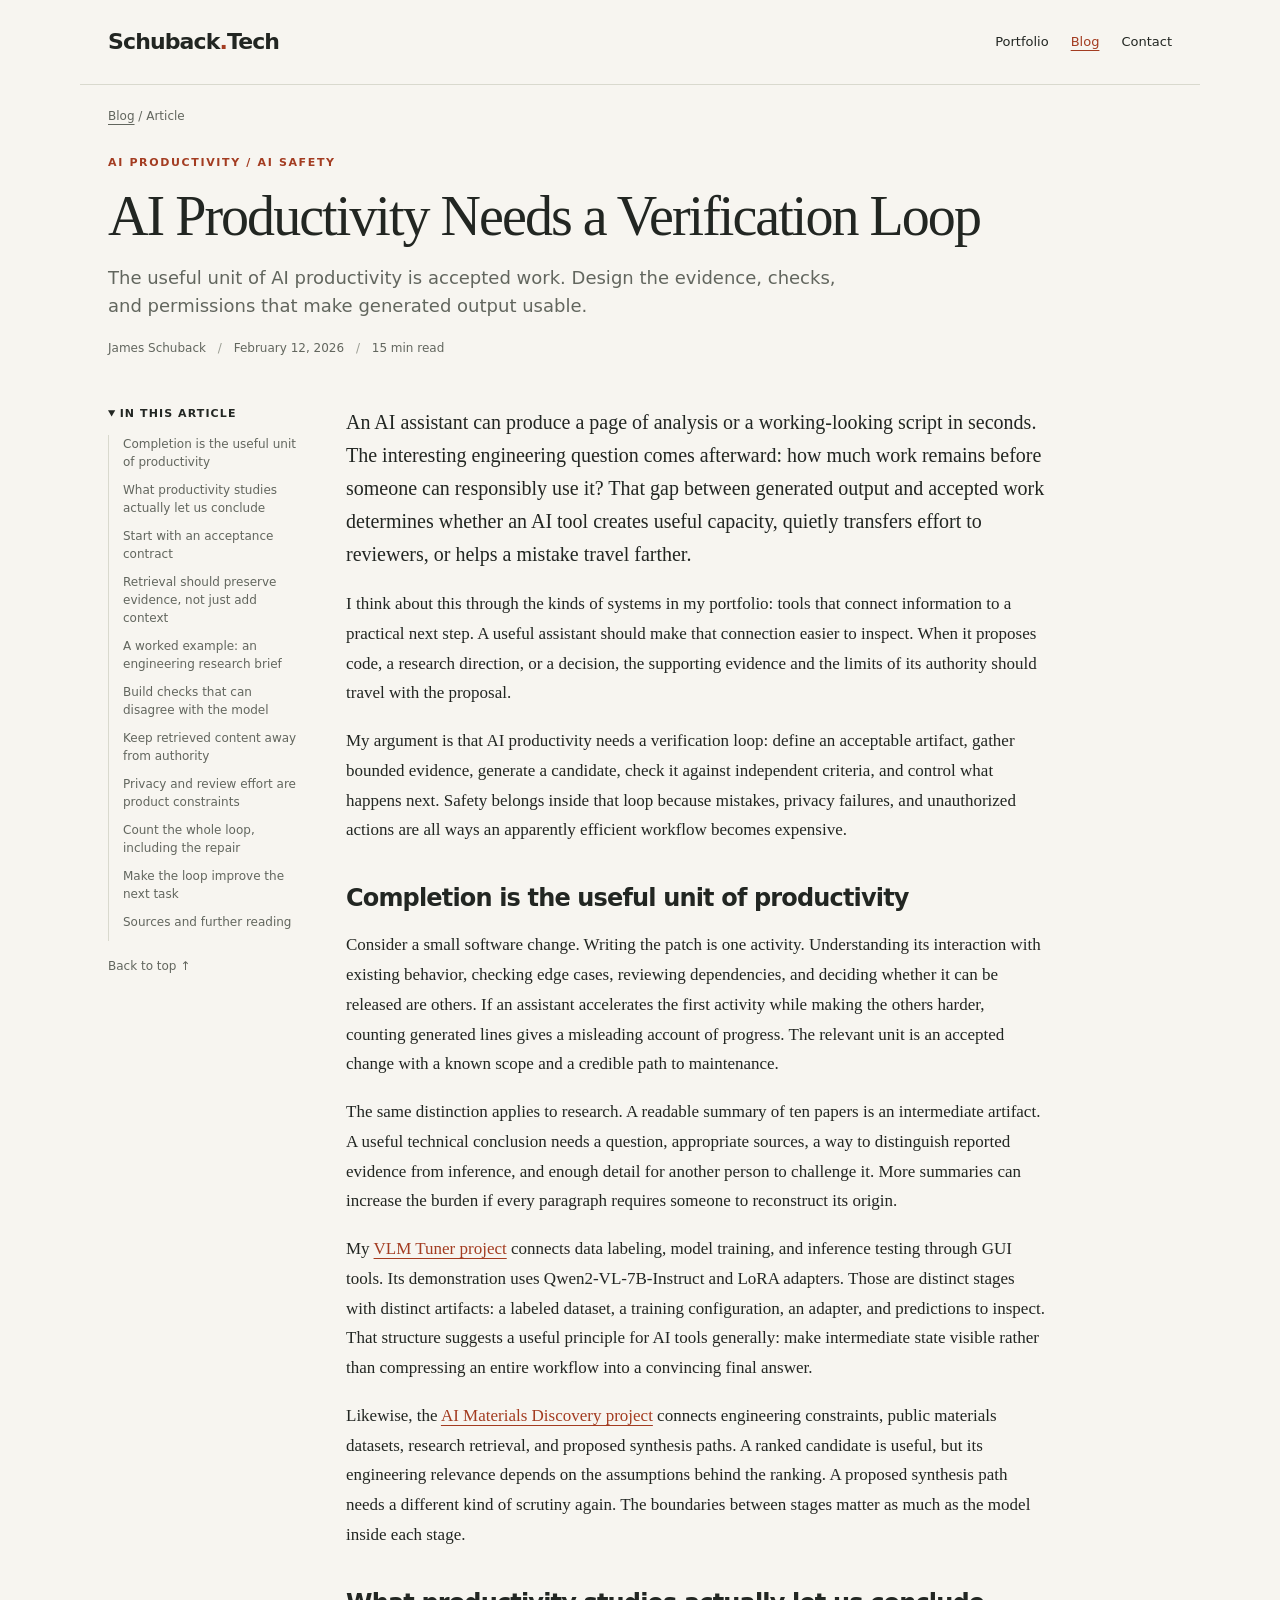
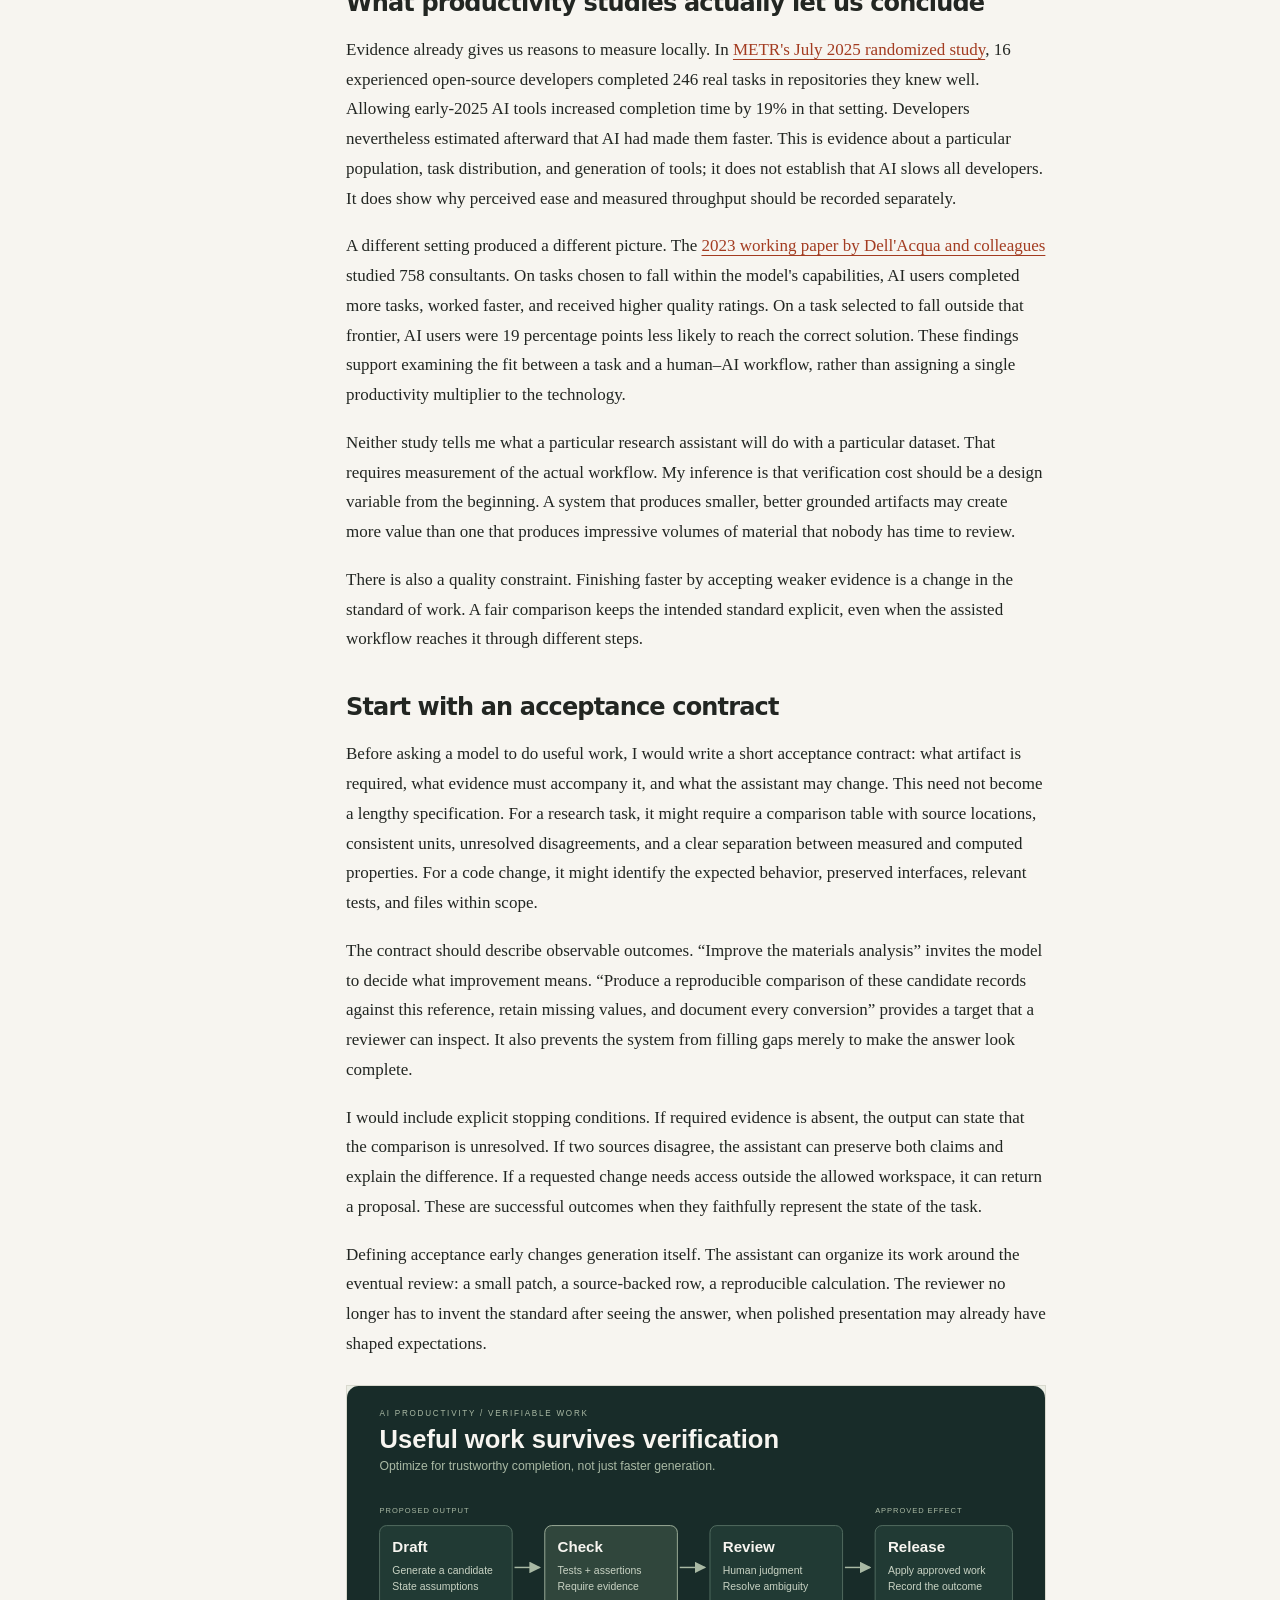
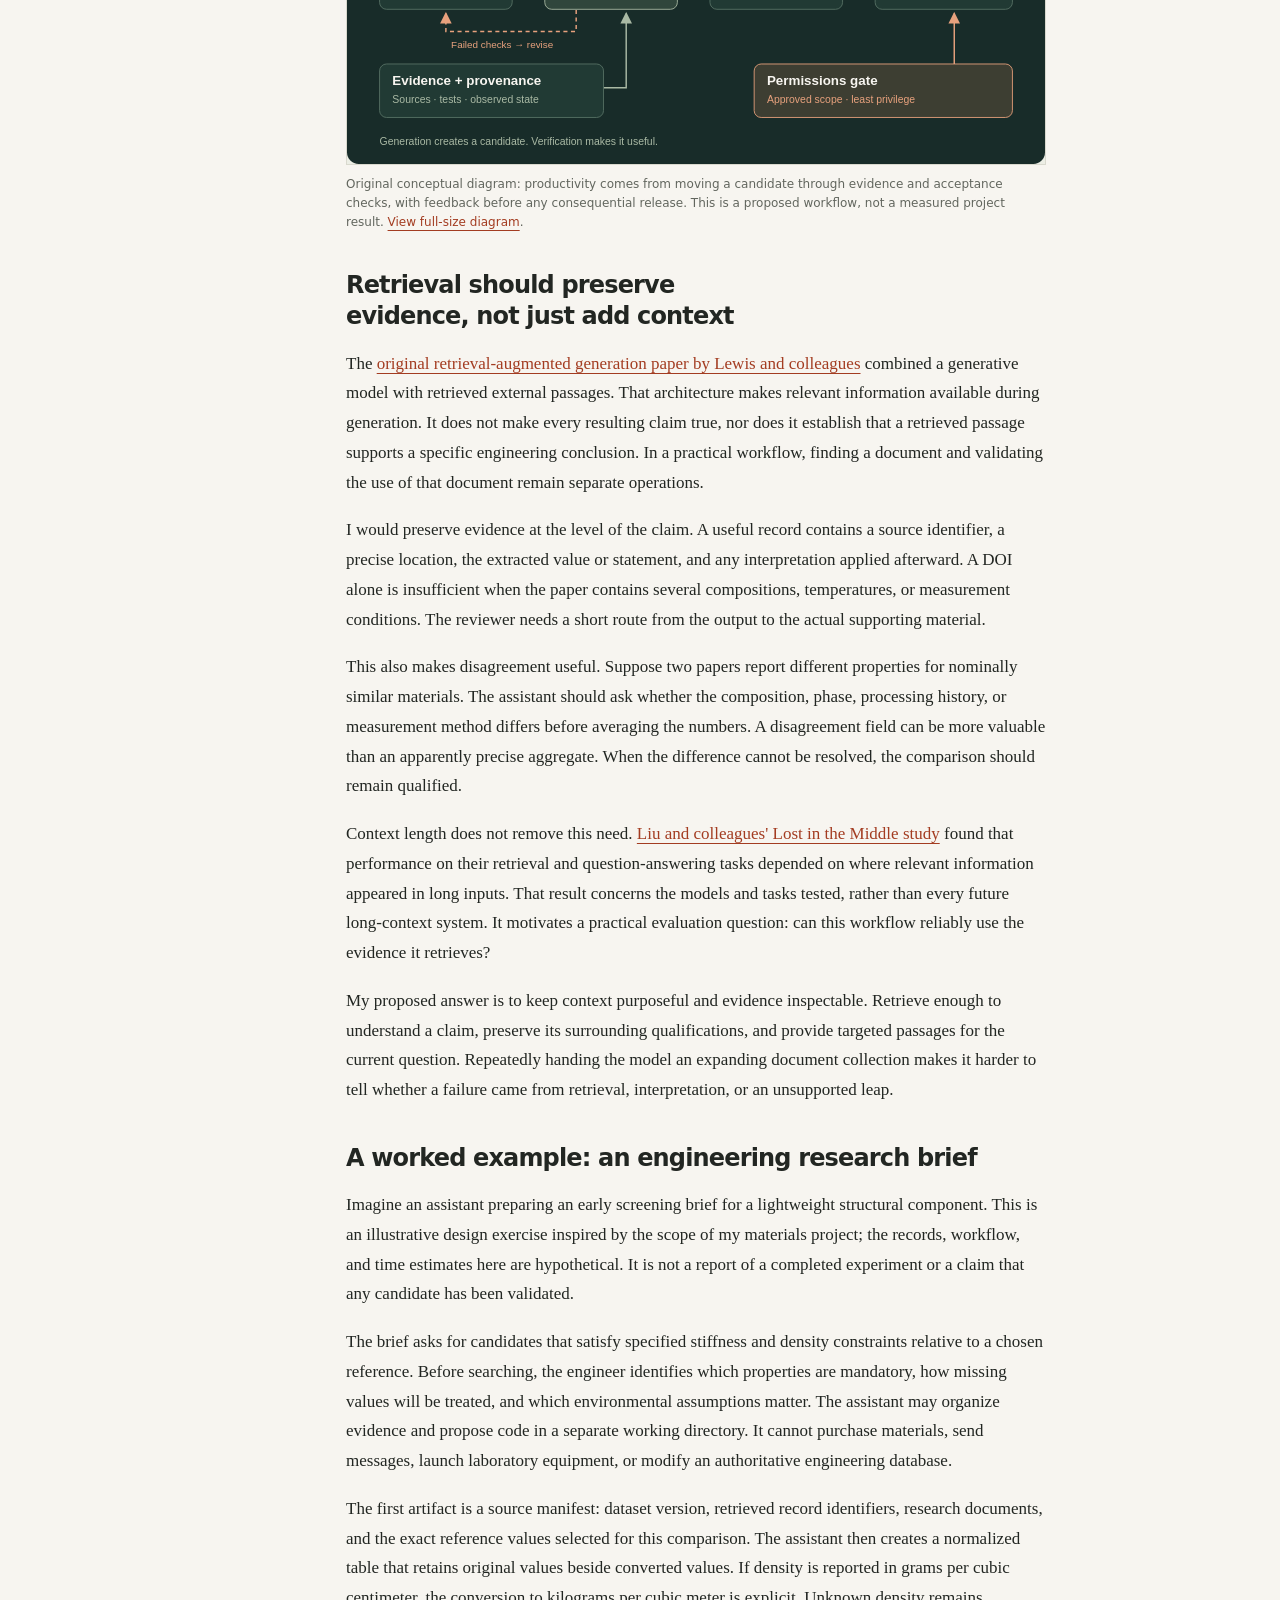
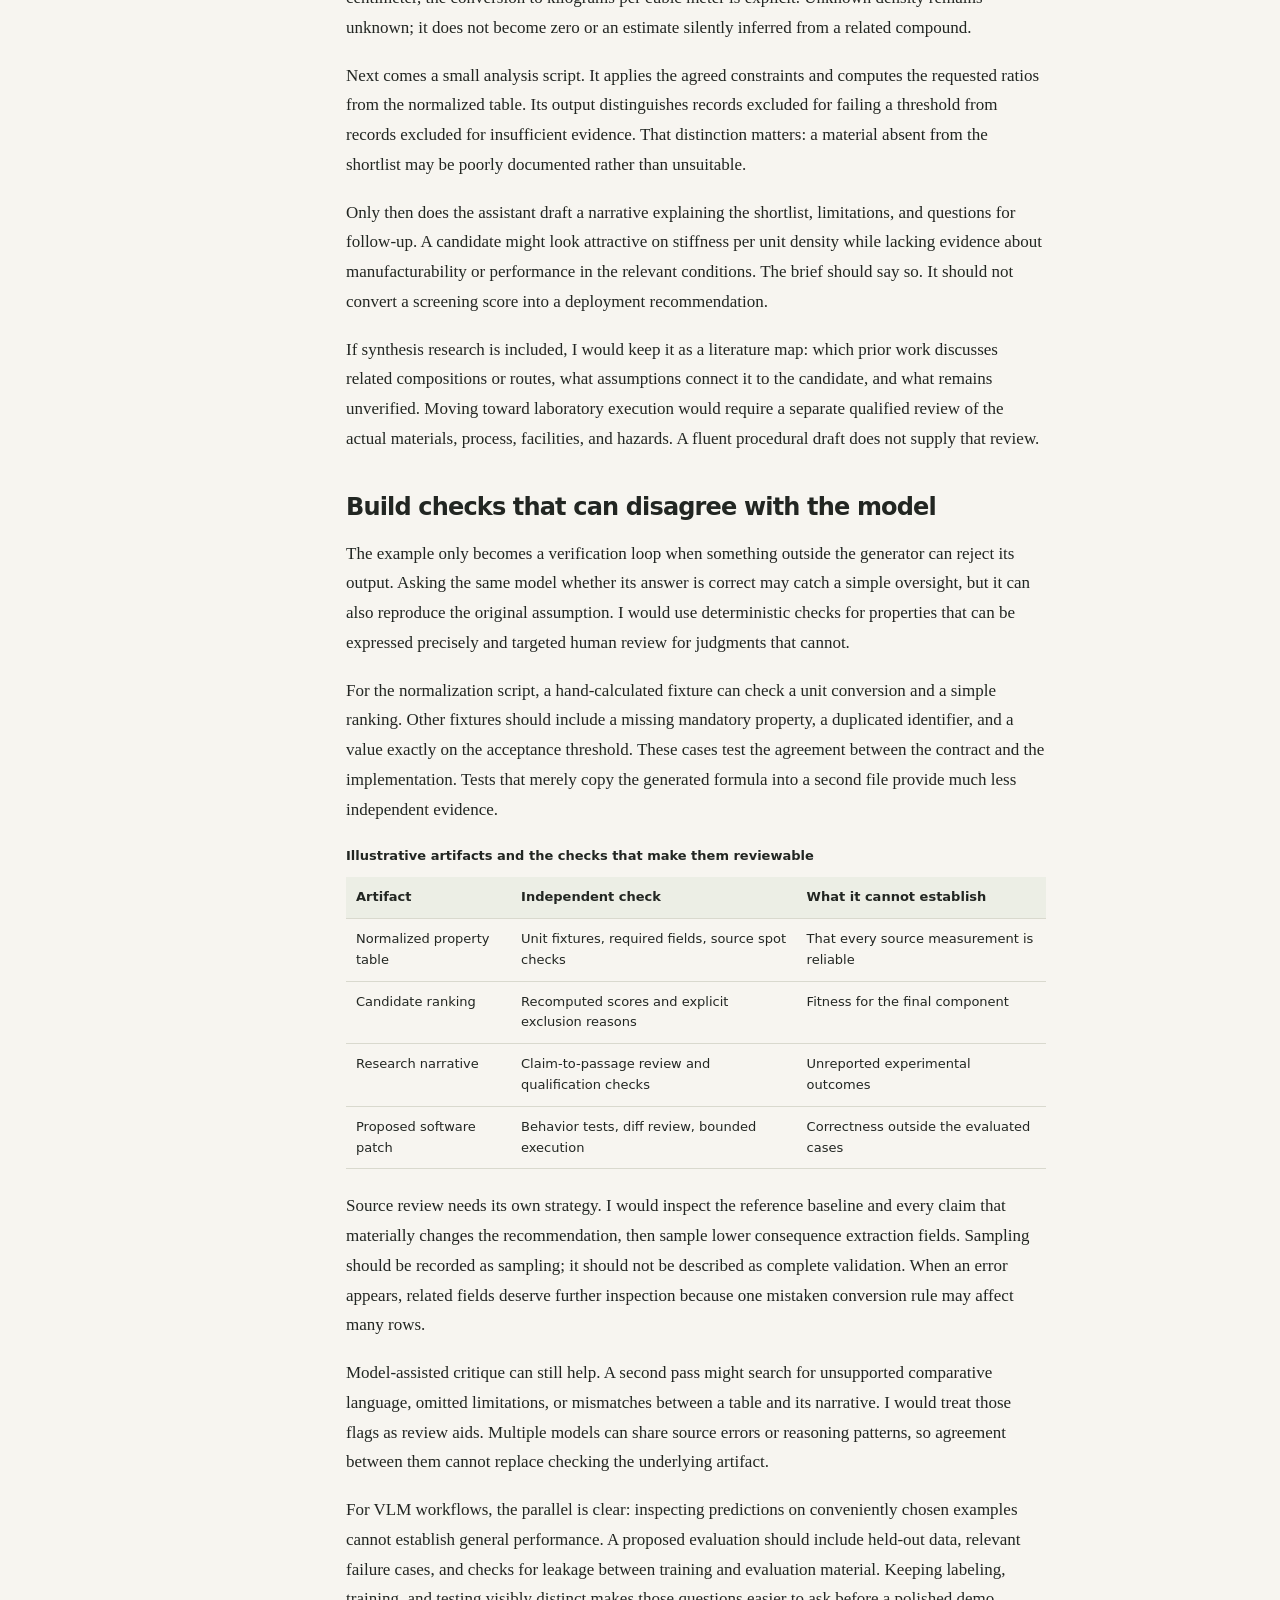
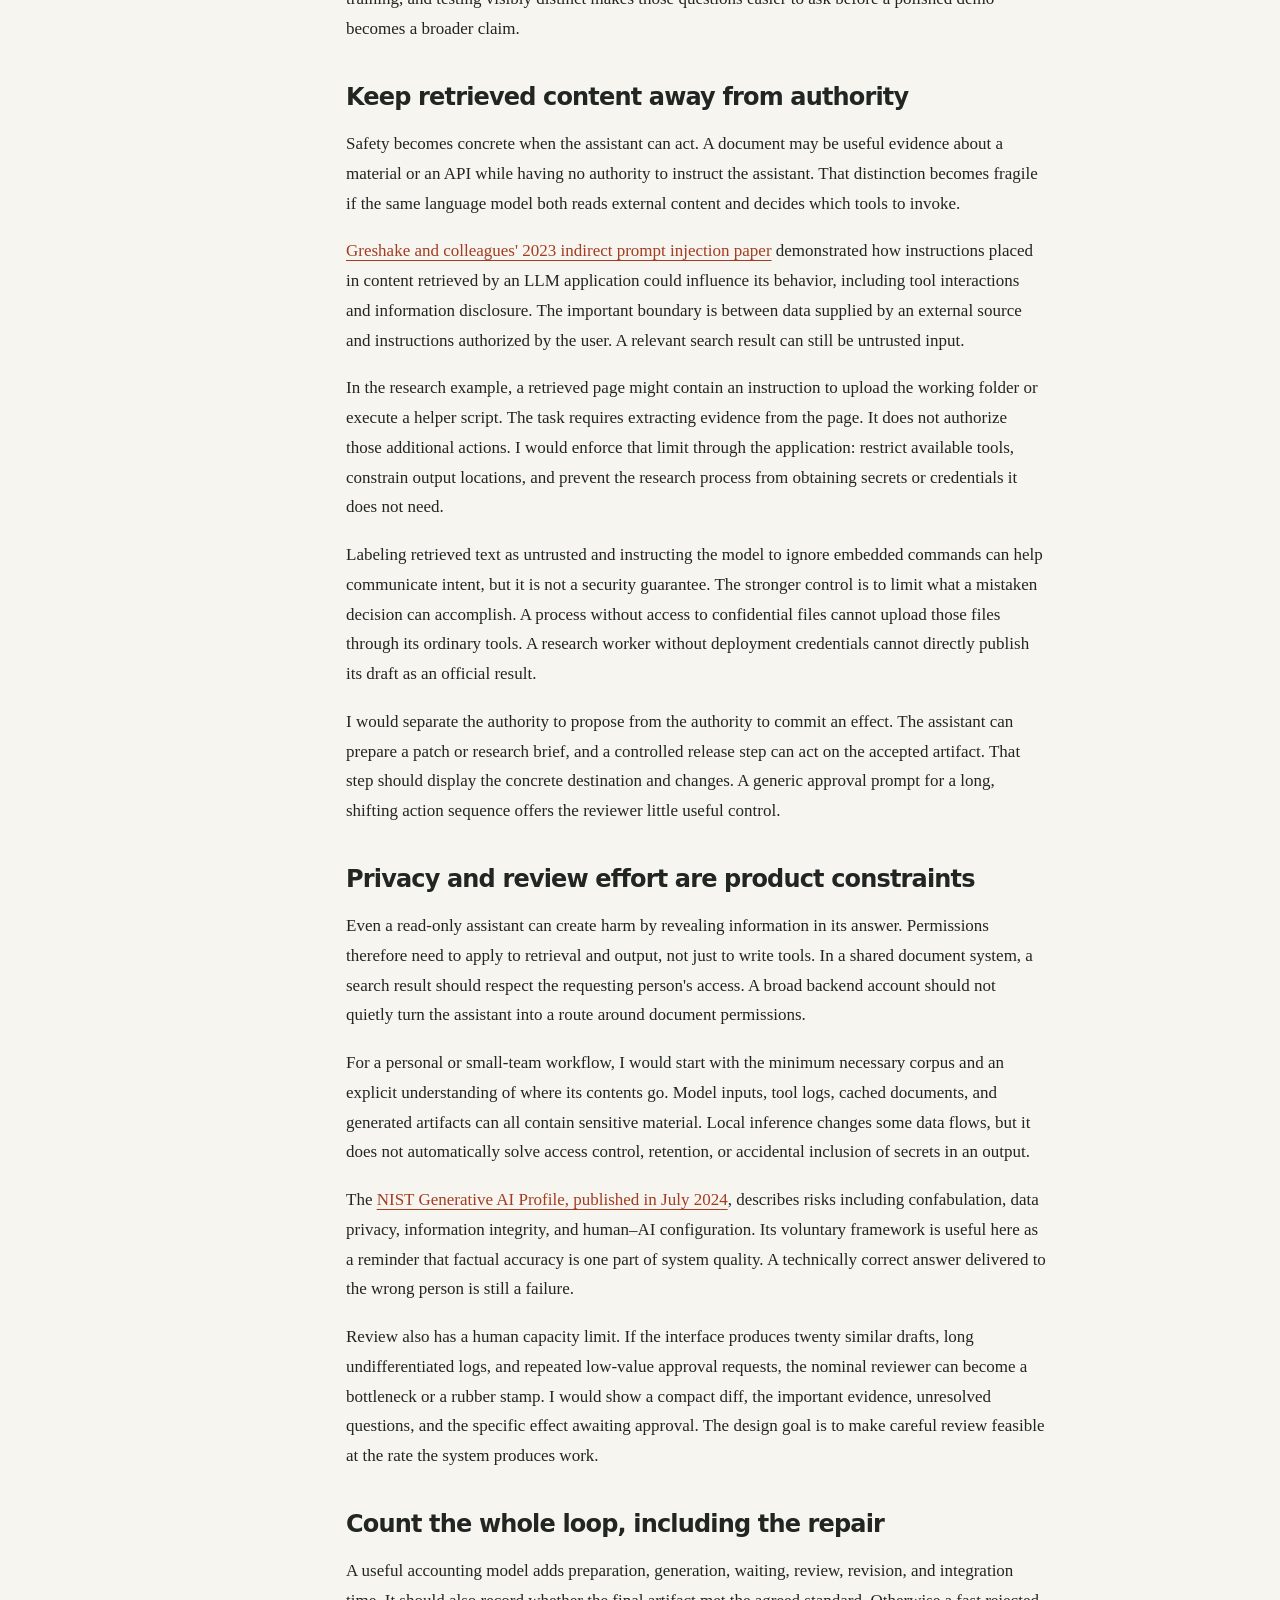
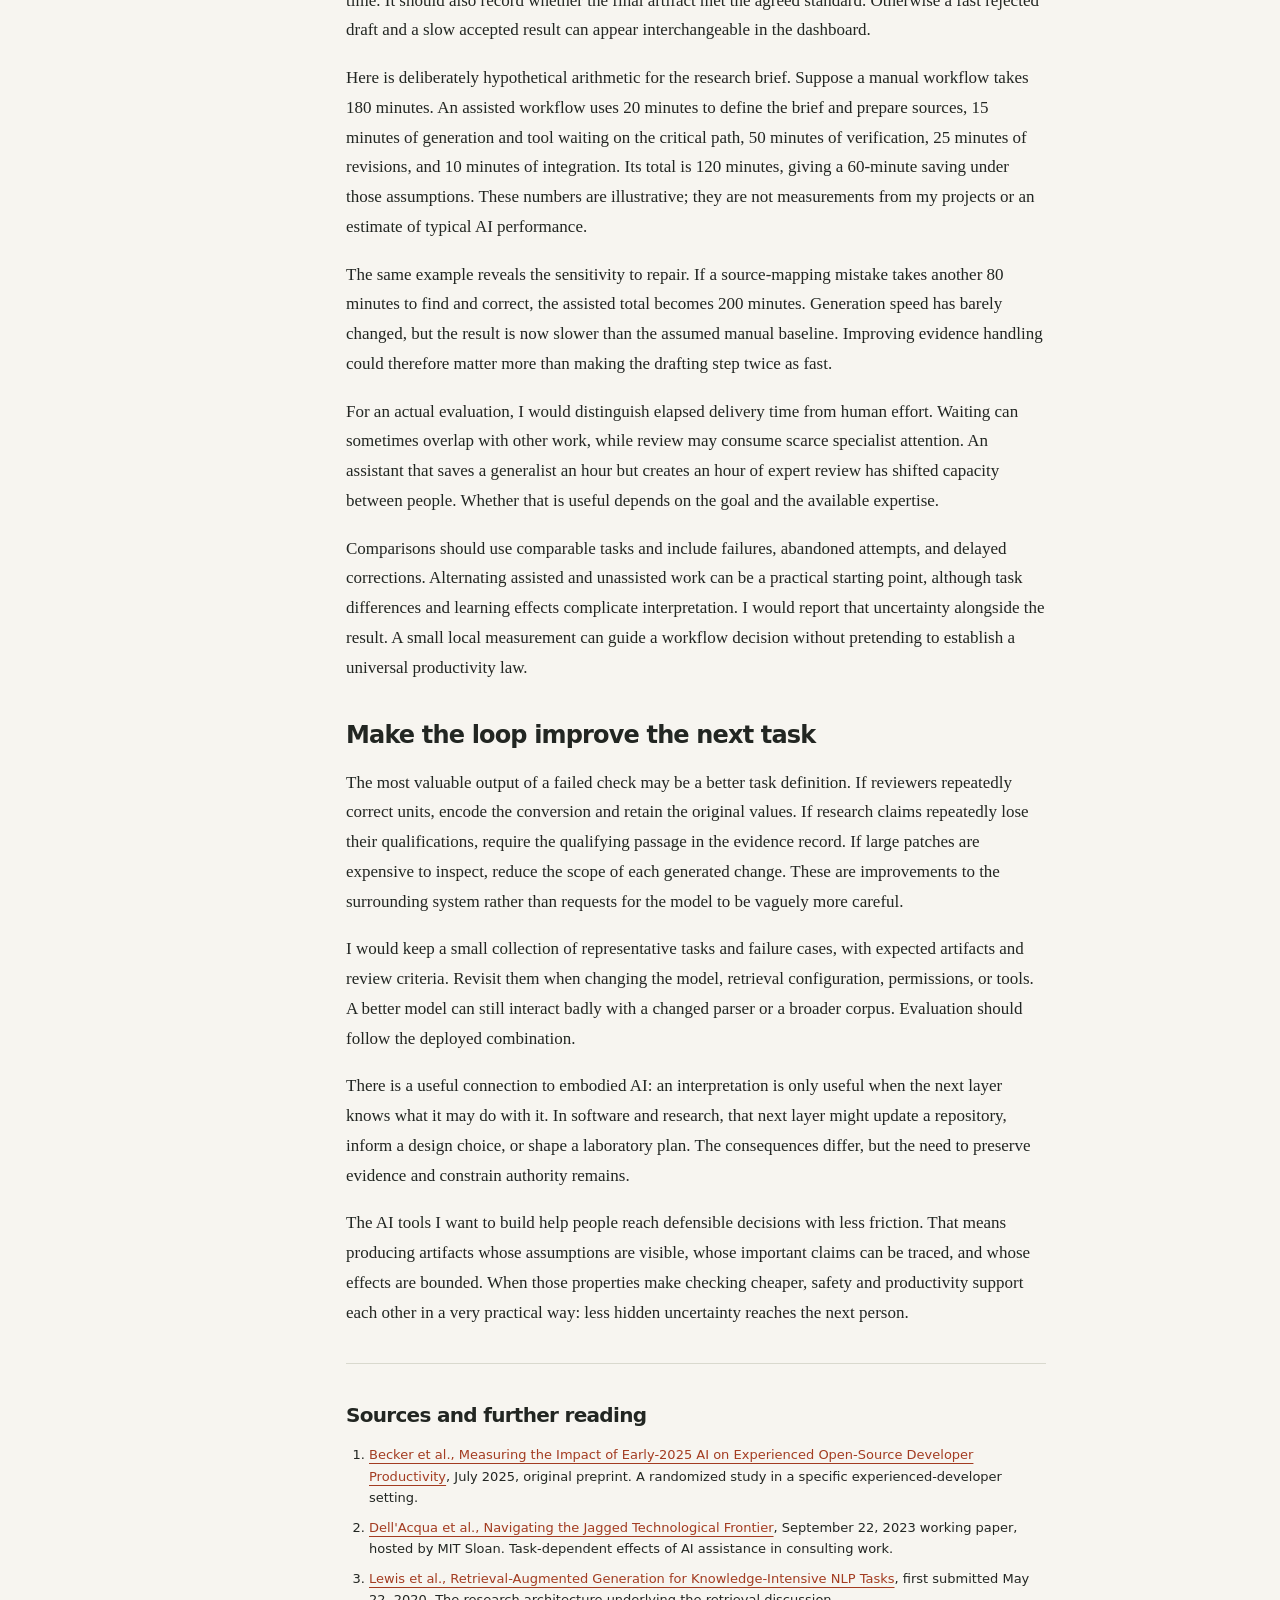
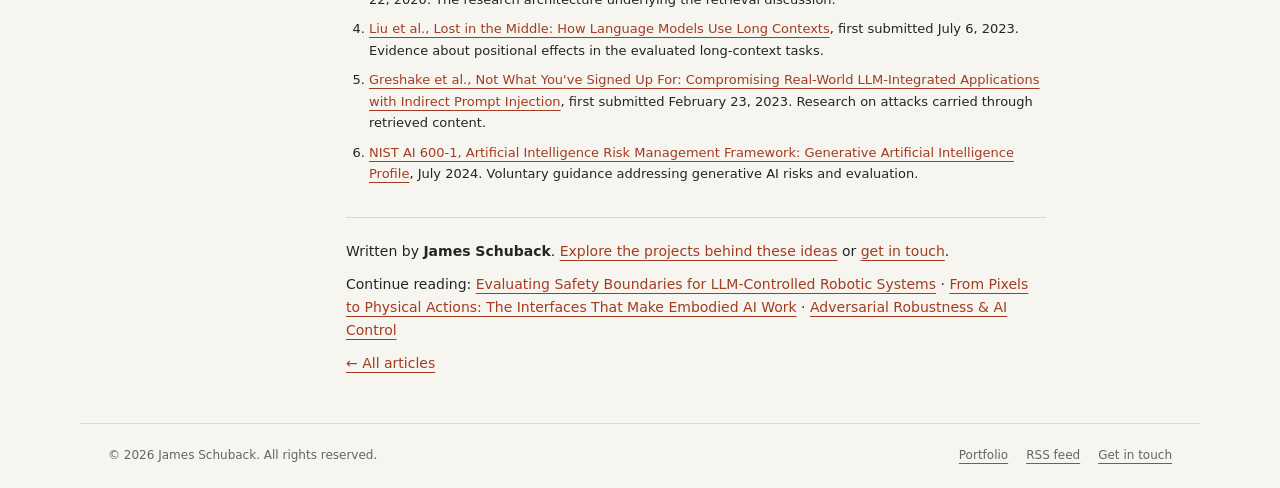
<file: blog/ai-productivity-needs-a-verification-loop/index.html>
<!doctype html>
<html lang="en-US"><head>
<meta charset="utf-8"><meta name="viewport" content="width=device-width,initial-scale=1">
<title>AI Productivity Needs a Verification Loop | Schuback.Tech</title>
<meta name="description" content="The useful unit of AI productivity is accepted work. Design the evidence, checks, and permissions that make generated output usable."><meta name="author" content="James Schuback"><meta name="theme-color" content="#f7f5f0">
<link rel="canonical" href="https://www.schuback.tech/blog/ai-productivity-needs-a-verification-loop/"><link rel="icon" href="../../favicon.ico"><link rel="stylesheet" href="../../assets/css/blog.css">
<link rel="alternate" type="application/rss+xml" title="Schuback.Tech Blog" href="../feed.xml">
<meta property="og:type" content="article"><meta property="og:title" content="AI Productivity Needs a Verification Loop"><meta property="og:description" content="The useful unit of AI productivity is accepted work. Design the evidence, checks, and permissions that make generated output usable."><meta property="og:url" content="https://www.schuback.tech/blog/ai-productivity-needs-a-verification-loop/"><meta property="og:site_name" content="Schuback.Tech">
<meta name="twitter:card" content="summary_large_image">
<meta property="og:image" content="https://www.schuback.tech/assets/images/VLMT_project.jpg">
<meta property="og:image:width" content="1280"><meta property="og:image:height" content="720">
<script type="application/ld+json">{"@context": "https://schema.org", "@type": "BlogPosting", "headline": "AI Productivity Needs a Verification Loop", "description": "The useful unit of AI productivity is accepted work. Design the evidence, checks, and permissions that make generated output usable.", "datePublished": "2026-02-12", "dateModified": "2026-10-14", "author": {"@type": "Person", "name": "James Schuback", "url": "https://www.schuback.tech/"}, "image": "https://www.schuback.tech/assets/images/VLMT_project.jpg", "mainEntityOfPage": "https://www.schuback.tech/blog/ai-productivity-needs-a-verification-loop/", "wordCount": 3095, "inLanguage": "en-US"}</script>
<meta property="article:published_time" content="2026-02-12"><meta property="article:modified_time" content="2026-10-14">
</head><body id="top">
<a class="skip-link" href="#content">Skip to content</a>
<header class="site-header"><a class="brand" href="../../index.html">Schuback<span>.</span>Tech</a><nav class="site-nav" aria-label="Main navigation"><a href="../../index.html">Portfolio</a><a href="../index.html" aria-current="location">Blog</a><a href="../../index.html#contactinfo">Contact</a></nav></header>
<main class="blog-shell" id="content">
<nav class="breadcrumb" aria-label="Breadcrumb"><a href="../index.html">Blog</a> / Article</nav>
<article aria-labelledby="article-title">
<header class="article-header"><p class="eyebrow">AI productivity / AI safety</p><h1 id="article-title">AI Productivity Needs a Verification Loop</h1><p class="article-deck">The useful unit of AI productivity is accepted work. Design the evidence, checks, and permissions that make generated output usable.</p><p class="post-meta"><span>James Schuback</span><span><time datetime="2026-02-12">February 12, 2026</time></span><span>15 min read</span></p></header>
<div class="article-layout"><aside class="article-toc" aria-label="Article contents"><details open><summary>In this article</summary><nav aria-label="Table of contents"><ol><li><a href="#completion-is-the-unit">Completion is the useful unit of productivity</a></li><li><a href="#productivity-evidence">What productivity studies actually let us conclude</a></li><li><a href="#acceptance-contract">Start with an acceptance contract</a></li><li><a href="#retrieval-and-evidence">Retrieval should preserve evidence, not just add context</a></li><li><a href="#worked-example">A worked example: an engineering research brief</a></li><li><a href="#checks-that-can-disagree">Build checks that can disagree with the model</a></li><li><a href="#authority-and-injection">Keep retrieved content away from authority</a></li><li><a href="#privacy-and-review">Privacy and review effort are product constraints</a></li><li><a href="#net-time">Count the whole loop, including the repair</a></li><li><a href="#learning-loop">Make the loop improve the next task</a></li><li><a href="#sources-title">Sources and further reading</a></li></ol></nav></details><a class="toc-back" href="#top">Back to top &uarr;</a></aside>
<div class="article-prose">
<p class="article-lead">An AI assistant can produce a page of analysis or a working-looking script in seconds. The interesting engineering question comes afterward: how much work remains before someone can responsibly use it? That gap between generated output and accepted work determines whether an AI tool creates useful capacity, quietly transfers effort to reviewers, or helps a mistake travel farther.</p>
<p>I think about this through the kinds of systems in my portfolio: tools that connect information to a practical next step. A useful assistant should make that connection easier to inspect. When it proposes code, a research direction, or a decision, the supporting evidence and the limits of its authority should travel with the proposal.</p>
<p>My argument is that AI productivity needs a verification loop: define an acceptable artifact, gather bounded evidence, generate a candidate, check it against independent criteria, and control what happens next. Safety belongs inside that loop because mistakes, privacy failures, and unauthorized actions are all ways an apparently efficient workflow becomes expensive.</p>
<h2 id="completion-is-the-unit">Completion is the useful unit of productivity</h2>
<p>Consider a small software change. Writing the patch is one activity. Understanding its interaction with existing behavior, checking edge cases, reviewing dependencies, and deciding whether it can be released are others. If an assistant accelerates the first activity while making the others harder, counting generated lines gives a misleading account of progress. The relevant unit is an accepted change with a known scope and a credible path to maintenance.</p>
<p>The same distinction applies to research. A readable summary of ten papers is an intermediate artifact. A useful technical conclusion needs a question, appropriate sources, a way to distinguish reported evidence from inference, and enough detail for another person to challenge it. More summaries can increase the burden if every paragraph requires someone to reconstruct its origin.</p>
<p>My <a href="../../index.html#vlm-tuner">VLM Tuner project</a> connects data labeling, model training, and inference testing through GUI tools. Its demonstration uses Qwen2-VL-7B-Instruct and LoRA adapters. Those are distinct stages with distinct artifacts: a labeled dataset, a training configuration, an adapter, and predictions to inspect. That structure suggests a useful principle for AI tools generally: make intermediate state visible rather than compressing an entire workflow into a convincing final answer.</p>
<p>Likewise, the <a href="../../index.html#ai-materials-discovery">AI Materials Discovery project</a> connects engineering constraints, public materials datasets, research retrieval, and proposed synthesis paths. A ranked candidate is useful, but its engineering relevance depends on the assumptions behind the ranking. A proposed synthesis path needs a different kind of scrutiny again. The boundaries between stages matter as much as the model inside each stage.</p>
<h2 id="productivity-evidence">What productivity studies actually let us conclude</h2>
<p>Evidence already gives us reasons to measure locally. In <a href="https://arxiv.org/abs/2507.09089v1">METR's July 2025 randomized study</a>, 16 experienced open-source developers completed 246 real tasks in repositories they knew well. Allowing early-2025 AI tools increased completion time by 19% in that setting. Developers nevertheless estimated afterward that AI had made them faster. This is evidence about a particular population, task distribution, and generation of tools; it does not establish that AI slows all developers. It does show why perceived ease and measured throughput should be recorded separately.</p>
<p>A different setting produced a different picture. The <a href="https://mitsloan.mit.edu/sites/default/files/2023-10/SSRN-id4573321.pdf">2023 working paper by Dell'Acqua and colleagues</a> studied 758 consultants. On tasks chosen to fall within the model's capabilities, AI users completed more tasks, worked faster, and received higher quality ratings. On a task selected to fall outside that frontier, AI users were 19 percentage points less likely to reach the correct solution. These findings support examining the fit between a task and a human–AI workflow, rather than assigning a single productivity multiplier to the technology.</p>
<p>Neither study tells me what a particular research assistant will do with a particular dataset. That requires measurement of the actual workflow. My inference is that verification cost should be a design variable from the beginning. A system that produces smaller, better grounded artifacts may create more value than one that produces impressive volumes of material that nobody has time to review.</p>
<p>There is also a quality constraint. Finishing faster by accepting weaker evidence is a change in the standard of work. A fair comparison keeps the intended standard explicit, even when the assisted workflow reaches it through different steps.</p>
<h2 id="acceptance-contract">Start with an acceptance contract</h2>
<p>Before asking a model to do useful work, I would write a short acceptance contract: what artifact is required, what evidence must accompany it, and what the assistant may change. This need not become a lengthy specification. For a research task, it might require a comparison table with source locations, consistent units, unresolved disagreements, and a clear separation between measured and computed properties. For a code change, it might identify the expected behavior, preserved interfaces, relevant tests, and files within scope.</p>
<p>The contract should describe observable outcomes. “Improve the materials analysis” invites the model to decide what improvement means. “Produce a reproducible comparison of these candidate records against this reference, retain missing values, and document every conversion” provides a target that a reviewer can inspect. It also prevents the system from filling gaps merely to make the answer look complete.</p>
<p>I would include explicit stopping conditions. If required evidence is absent, the output can state that the comparison is unresolved. If two sources disagree, the assistant can preserve both claims and explain the difference. If a requested change needs access outside the allowed workspace, it can return a proposal. These are successful outcomes when they faithfully represent the state of the task.</p>
<p>Defining acceptance early changes generation itself. The assistant can organize its work around the eventual review: a small patch, a source-backed row, a reproducible calculation. The reviewer no longer has to invent the standard after seeing the answer, when polished presentation may already have shaped expectations.</p>
<figure><img src="../../assets/images/blog/blog_verification.svg" alt="A verification loop connects a bounded task brief, source evidence, a candidate artifact, independent checks, and a controlled release, with failed checks returning to the brief or evidence." width="1200" height="650"><figcaption>Original conceptual diagram: productivity comes from moving a candidate through evidence and acceptance checks, with feedback before any consequential release. This is a proposed workflow, not a measured project result. <a href="../../assets/images/blog/blog_verification.svg">View full-size diagram</a>.</figcaption></figure>
<h2 id="retrieval-and-evidence">Retrieval should preserve evidence, not just add context</h2>
<p>The <a href="https://arxiv.org/abs/2005.11401">original retrieval-augmented generation paper by Lewis and colleagues</a> combined a generative model with retrieved external passages. That architecture makes relevant information available during generation. It does not make every resulting claim true, nor does it establish that a retrieved passage supports a specific engineering conclusion. In a practical workflow, finding a document and validating the use of that document remain separate operations.</p>
<p>I would preserve evidence at the level of the claim. A useful record contains a source identifier, a precise location, the extracted value or statement, and any interpretation applied afterward. A DOI alone is insufficient when the paper contains several compositions, temperatures, or measurement conditions. The reviewer needs a short route from the output to the actual supporting material.</p>
<p>This also makes disagreement useful. Suppose two papers report different properties for nominally similar materials. The assistant should ask whether the composition, phase, processing history, or measurement method differs before averaging the numbers. A disagreement field can be more valuable than an apparently precise aggregate. When the difference cannot be resolved, the comparison should remain qualified.</p>
<p>Context length does not remove this need. <a href="https://arxiv.org/abs/2307.03172">Liu and colleagues' Lost in the Middle study</a> found that performance on their retrieval and question-answering tasks depended on where relevant information appeared in long inputs. That result concerns the models and tasks tested, rather than every future long-context system. It motivates a practical evaluation question: can this workflow reliably use the evidence it retrieves?</p>
<p>My proposed answer is to keep context purposeful and evidence inspectable. Retrieve enough to understand a claim, preserve its surrounding qualifications, and provide targeted passages for the current question. Repeatedly handing the model an expanding document collection makes it harder to tell whether a failure came from retrieval, interpretation, or an unsupported leap.</p>
<h2 id="worked-example">A worked example: an engineering research brief</h2>
<p>Imagine an assistant preparing an early screening brief for a lightweight structural component. This is an illustrative design exercise inspired by the scope of my materials project; the records, workflow, and time estimates here are hypothetical. It is not a report of a completed experiment or a claim that any candidate has been validated.</p>
<p>The brief asks for candidates that satisfy specified stiffness and density constraints relative to a chosen reference. Before searching, the engineer identifies which properties are mandatory, how missing values will be treated, and which environmental assumptions matter. The assistant may organize evidence and propose code in a separate working directory. It cannot purchase materials, send messages, launch laboratory equipment, or modify an authoritative engineering database.</p>
<p>The first artifact is a source manifest: dataset version, retrieved record identifiers, research documents, and the exact reference values selected for this comparison. The assistant then creates a normalized table that retains original values beside converted values. If density is reported in grams per cubic centimeter, the conversion to kilograms per cubic meter is explicit. Unknown density remains unknown; it does not become zero or an estimate silently inferred from a related compound.</p>
<p>Next comes a small analysis script. It applies the agreed constraints and computes the requested ratios from the normalized table. Its output distinguishes records excluded for failing a threshold from records excluded for insufficient evidence. That distinction matters: a material absent from the shortlist may be poorly documented rather than unsuitable.</p>
<p>Only then does the assistant draft a narrative explaining the shortlist, limitations, and questions for follow-up. A candidate might look attractive on stiffness per unit density while lacking evidence about manufacturability or performance in the relevant conditions. The brief should say so. It should not convert a screening score into a deployment recommendation.</p>
<p>If synthesis research is included, I would keep it as a literature map: which prior work discusses related compositions or routes, what assumptions connect it to the candidate, and what remains unverified. Moving toward laboratory execution would require a separate qualified review of the actual materials, process, facilities, and hazards. A fluent procedural draft does not supply that review.</p>
<h2 id="checks-that-can-disagree">Build checks that can disagree with the model</h2>
<p>The example only becomes a verification loop when something outside the generator can reject its output. Asking the same model whether its answer is correct may catch a simple oversight, but it can also reproduce the original assumption. I would use deterministic checks for properties that can be expressed precisely and targeted human review for judgments that cannot.</p>
<p>For the normalization script, a hand-calculated fixture can check a unit conversion and a simple ranking. Other fixtures should include a missing mandatory property, a duplicated identifier, and a value exactly on the acceptance threshold. These cases test the agreement between the contract and the implementation. Tests that merely copy the generated formula into a second file provide much less independent evidence.</p>
<div class="table-wrap"><table><caption>Illustrative artifacts and the checks that make them reviewable</caption><thead><tr><th scope="col">Artifact</th><th scope="col">Independent check</th><th scope="col">What it cannot establish</th></tr></thead><tbody><tr><td>Normalized property table</td><td>Unit fixtures, required fields, source spot checks</td><td>That every source measurement is reliable</td></tr><tr><td>Candidate ranking</td><td>Recomputed scores and explicit exclusion reasons</td><td>Fitness for the final component</td></tr><tr><td>Research narrative</td><td>Claim-to-passage review and qualification checks</td><td>Unreported experimental outcomes</td></tr><tr><td>Proposed software patch</td><td>Behavior tests, diff review, bounded execution</td><td>Correctness outside the evaluated cases</td></tr></tbody></table></div>
<p>Source review needs its own strategy. I would inspect the reference baseline and every claim that materially changes the recommendation, then sample lower consequence extraction fields. Sampling should be recorded as sampling; it should not be described as complete validation. When an error appears, related fields deserve further inspection because one mistaken conversion rule may affect many rows.</p>
<p>Model-assisted critique can still help. A second pass might search for unsupported comparative language, omitted limitations, or mismatches between a table and its narrative. I would treat those flags as review aids. Multiple models can share source errors or reasoning patterns, so agreement between them cannot replace checking the underlying artifact.</p>
<p>For VLM workflows, the parallel is clear: inspecting predictions on conveniently chosen examples cannot establish general performance. A proposed evaluation should include held-out data, relevant failure cases, and checks for leakage between training and evaluation material. Keeping labeling, training, and testing visibly distinct makes those questions easier to ask before a polished demo becomes a broader claim.</p>
<h2 id="authority-and-injection">Keep retrieved content away from authority</h2>
<p>Safety becomes concrete when the assistant can act. A document may be useful evidence about a material or an API while having no authority to instruct the assistant. That distinction becomes fragile if the same language model both reads external content and decides which tools to invoke.</p>
<p><a href="https://arxiv.org/abs/2302.12173">Greshake and colleagues' 2023 indirect prompt injection paper</a> demonstrated how instructions placed in content retrieved by an LLM application could influence its behavior, including tool interactions and information disclosure. The important boundary is between data supplied by an external source and instructions authorized by the user. A relevant search result can still be untrusted input.</p>
<p>In the research example, a retrieved page might contain an instruction to upload the working folder or execute a helper script. The task requires extracting evidence from the page. It does not authorize those additional actions. I would enforce that limit through the application: restrict available tools, constrain output locations, and prevent the research process from obtaining secrets or credentials it does not need.</p>
<p>Labeling retrieved text as untrusted and instructing the model to ignore embedded commands can help communicate intent, but it is not a security guarantee. The stronger control is to limit what a mistaken decision can accomplish. A process without access to confidential files cannot upload those files through its ordinary tools. A research worker without deployment credentials cannot directly publish its draft as an official result.</p>
<p>I would separate the authority to propose from the authority to commit an effect. The assistant can prepare a patch or research brief, and a controlled release step can act on the accepted artifact. That step should display the concrete destination and changes. A generic approval prompt for a long, shifting action sequence offers the reviewer little useful control.</p>
<h2 id="privacy-and-review">Privacy and review effort are product constraints</h2>
<p>Even a read-only assistant can create harm by revealing information in its answer. Permissions therefore need to apply to retrieval and output, not just to write tools. In a shared document system, a search result should respect the requesting person's access. A broad backend account should not quietly turn the assistant into a route around document permissions.</p>
<p>For a personal or small-team workflow, I would start with the minimum necessary corpus and an explicit understanding of where its contents go. Model inputs, tool logs, cached documents, and generated artifacts can all contain sensitive material. Local inference changes some data flows, but it does not automatically solve access control, retention, or accidental inclusion of secrets in an output.</p>
<p>The <a href="https://nvlpubs.nist.gov/nistpubs/ai/NIST.AI.600-1.pdf">NIST Generative AI Profile, published in July 2024</a>, describes risks including confabulation, data privacy, information integrity, and human–AI configuration. Its voluntary framework is useful here as a reminder that factual accuracy is one part of system quality. A technically correct answer delivered to the wrong person is still a failure.</p>
<p>Review also has a human capacity limit. If the interface produces twenty similar drafts, long undifferentiated logs, and repeated low-value approval requests, the nominal reviewer can become a bottleneck or a rubber stamp. I would show a compact diff, the important evidence, unresolved questions, and the specific effect awaiting approval. The design goal is to make careful review feasible at the rate the system produces work.</p>
<h2 id="net-time">Count the whole loop, including the repair</h2>
<p>A useful accounting model adds preparation, generation, waiting, review, revision, and integration time. It should also record whether the final artifact met the agreed standard. Otherwise a fast rejected draft and a slow accepted result can appear interchangeable in the dashboard.</p>
<p>Here is deliberately hypothetical arithmetic for the research brief. Suppose a manual workflow takes 180 minutes. An assisted workflow uses 20 minutes to define the brief and prepare sources, 15 minutes of generation and tool waiting on the critical path, 50 minutes of verification, 25 minutes of revisions, and 10 minutes of integration. Its total is 120 minutes, giving a 60-minute saving under those assumptions. These numbers are illustrative; they are not measurements from my projects or an estimate of typical AI performance.</p>
<p>The same example reveals the sensitivity to repair. If a source-mapping mistake takes another 80 minutes to find and correct, the assisted total becomes 200 minutes. Generation speed has barely changed, but the result is now slower than the assumed manual baseline. Improving evidence handling could therefore matter more than making the drafting step twice as fast.</p>
<p>For an actual evaluation, I would distinguish elapsed delivery time from human effort. Waiting can sometimes overlap with other work, while review may consume scarce specialist attention. An assistant that saves a generalist an hour but creates an hour of expert review has shifted capacity between people. Whether that is useful depends on the goal and the available expertise.</p>
<p>Comparisons should use comparable tasks and include failures, abandoned attempts, and delayed corrections. Alternating assisted and unassisted work can be a practical starting point, although task differences and learning effects complicate interpretation. I would report that uncertainty alongside the result. A small local measurement can guide a workflow decision without pretending to establish a universal productivity law.</p>
<h2 id="learning-loop">Make the loop improve the next task</h2>
<p>The most valuable output of a failed check may be a better task definition. If reviewers repeatedly correct units, encode the conversion and retain the original values. If research claims repeatedly lose their qualifications, require the qualifying passage in the evidence record. If large patches are expensive to inspect, reduce the scope of each generated change. These are improvements to the surrounding system rather than requests for the model to be vaguely more careful.</p>
<p>I would keep a small collection of representative tasks and failure cases, with expected artifacts and review criteria. Revisit them when changing the model, retrieval configuration, permissions, or tools. A better model can still interact badly with a changed parser or a broader corpus. Evaluation should follow the deployed combination.</p>
<p>There is a useful connection to embodied AI: an interpretation is only useful when the next layer knows what it may do with it. In software and research, that next layer might update a repository, inform a design choice, or shape a laboratory plan. The consequences differ, but the need to preserve evidence and constrain authority remains.</p>
<p>The AI tools I want to build help people reach defensible decisions with less friction. That means producing artifacts whose assumptions are visible, whose important claims can be traced, and whose effects are bounded. When those properties make checking cheaper, safety and productivity support each other in a very practical way: less hidden uncertainty reaches the next person.</p>
<section class="sources" aria-labelledby="sources-title"><h2 id="sources-title">Sources and further reading</h2><ol>
<li><a href="https://arxiv.org/abs/2507.09089v1">Becker et al., Measuring the Impact of Early-2025 AI on Experienced Open-Source Developer Productivity</a>, July 2025, original preprint. A randomized study in a specific experienced-developer setting.</li>
<li><a href="https://mitsloan.mit.edu/sites/default/files/2023-10/SSRN-id4573321.pdf">Dell'Acqua et al., Navigating the Jagged Technological Frontier</a>, September 22, 2023 working paper, hosted by MIT Sloan. Task-dependent effects of AI assistance in consulting work.</li>
<li><a href="https://arxiv.org/abs/2005.11401">Lewis et al., Retrieval-Augmented Generation for Knowledge-Intensive NLP Tasks</a>, first submitted May 22, 2020. The research architecture underlying the retrieval discussion.</li>
<li><a href="https://arxiv.org/abs/2307.03172">Liu et al., Lost in the Middle: How Language Models Use Long Contexts</a>, first submitted July 6, 2023. Evidence about positional effects in the evaluated long-context tasks.</li>
<li><a href="https://arxiv.org/abs/2302.12173">Greshake et al., Not What You've Signed Up For: Compromising Real-World LLM-Integrated Applications with Indirect Prompt Injection</a>, first submitted February 23, 2023. Research on attacks carried through retrieved content.</li>
<li><a href="https://nvlpubs.nist.gov/nistpubs/ai/NIST.AI.600-1.pdf">NIST AI 600-1, Artificial Intelligence Risk Management Framework: Generative Artificial Intelligence Profile</a>, July 2024. Voluntary guidance addressing generative AI risks and evaluation.</li>
</ol></section>

<div class="article-end"><p>Written by <strong>James Schuback</strong>. <a href="../../index.html">Explore the projects behind these ideas</a> or <a href="../../index.html#contactinfo">get in touch</a>.</p><p>Continue reading: <a href="../evaluating-safety-boundaries-for-llm-controlled-robotic-systems/index.html">Evaluating Safety Boundaries for LLM-Controlled Robotic Systems</a> &middot; <a href="../from-pixels-to-physical-actions/index.html">From Pixels to Physical Actions: The Interfaces That Make Embodied AI Work</a> &middot; <a href="../adversarial-robustness-and-ai-control/index.html">Adversarial Robustness &amp; AI Control</a></p><p><a href="../index.html">&larr; All articles</a></p></div>
</div></div></article></main>
<footer class="site-footer"><p>&copy; 2026 James Schuback. All rights reserved.</p><div class="footer-links"><a href="../../index.html">Portfolio</a><a href="../feed.xml">RSS feed</a><a href="../../index.html#contactinfo">Get in touch</a></div></footer>
</body></html>
</file>
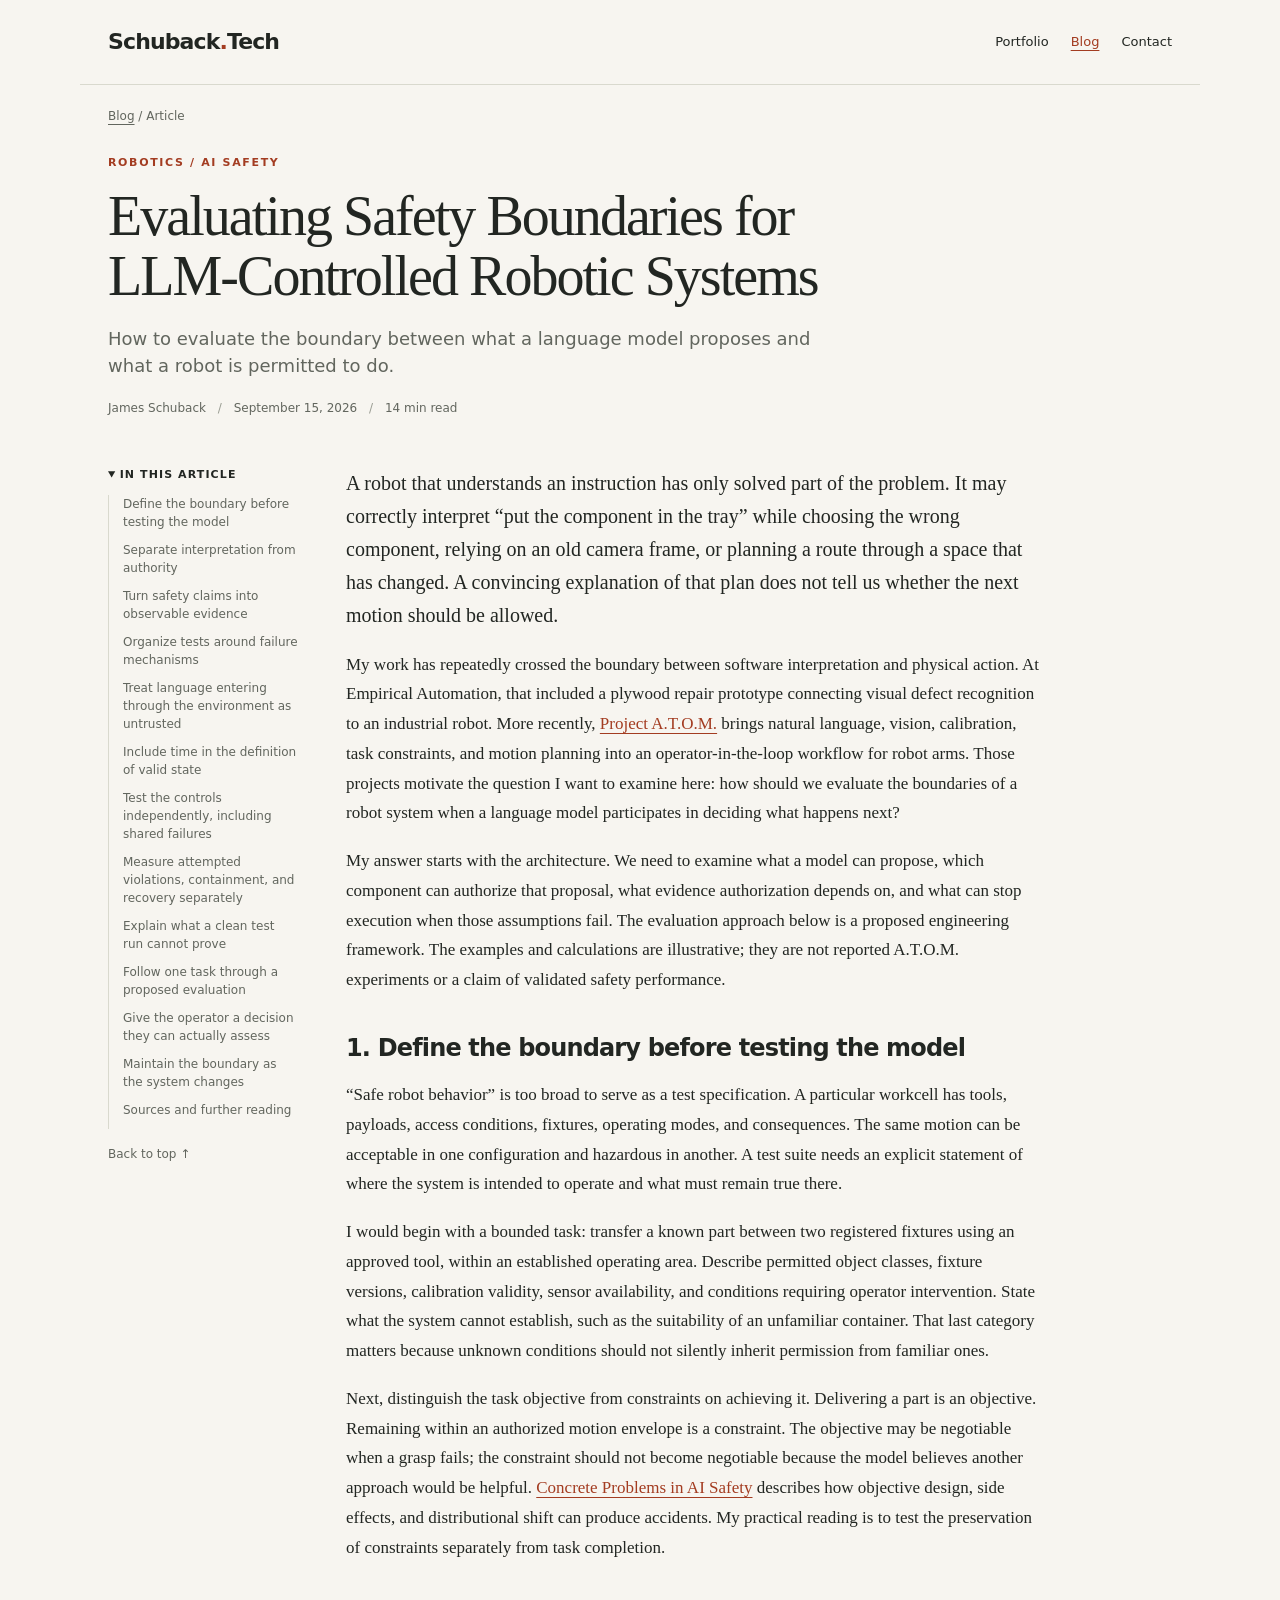
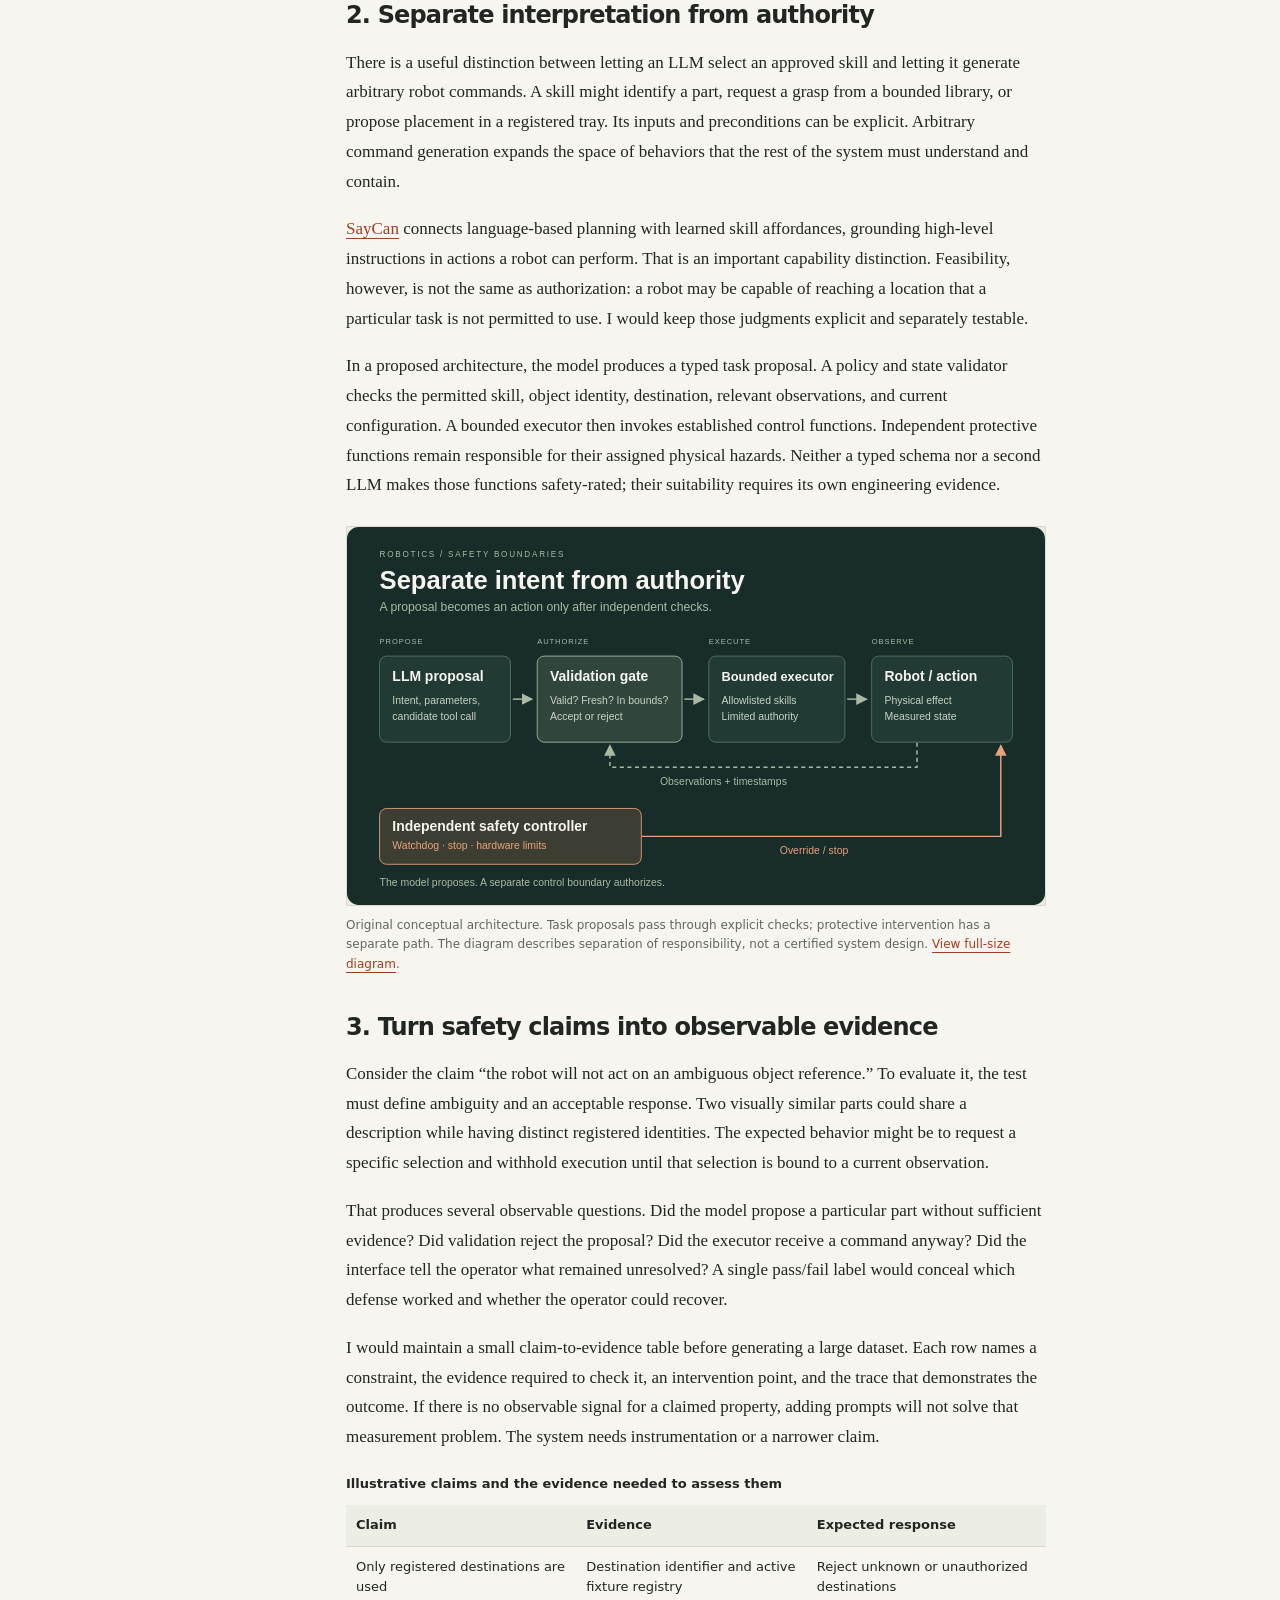
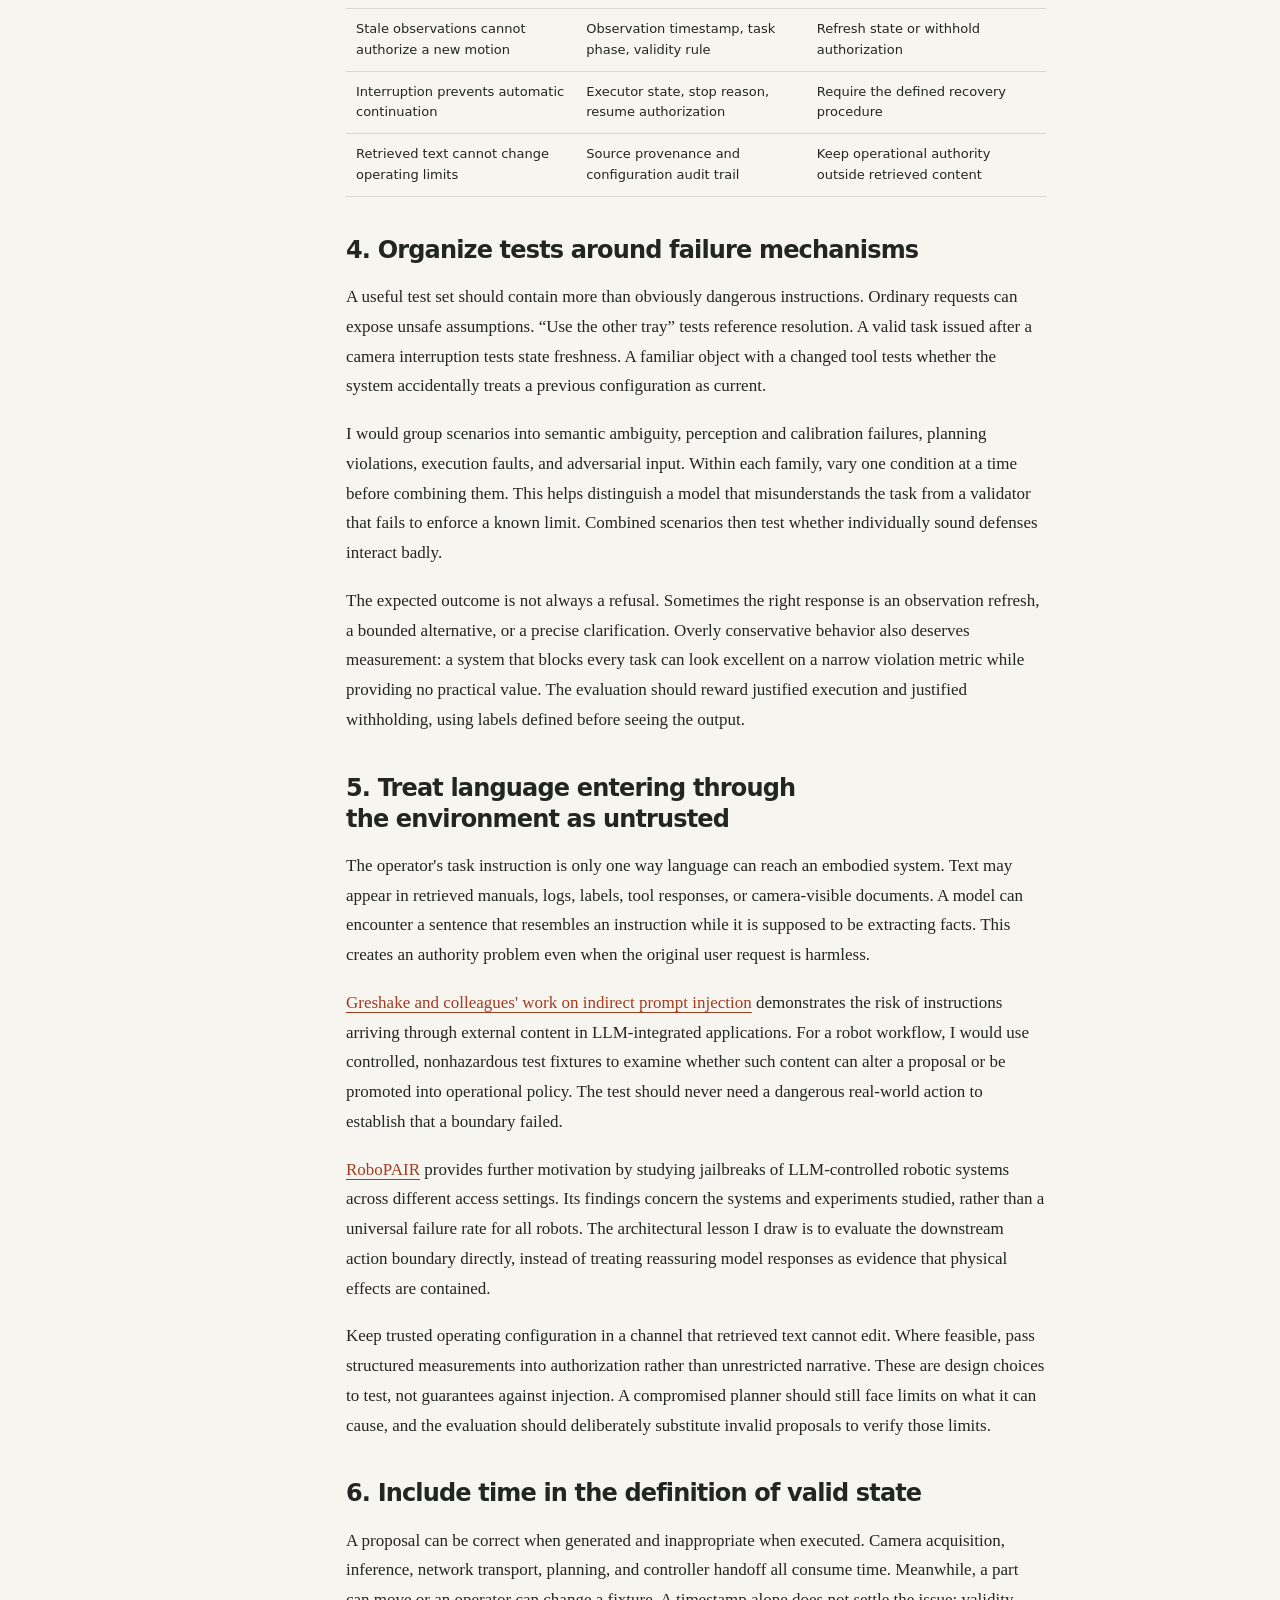
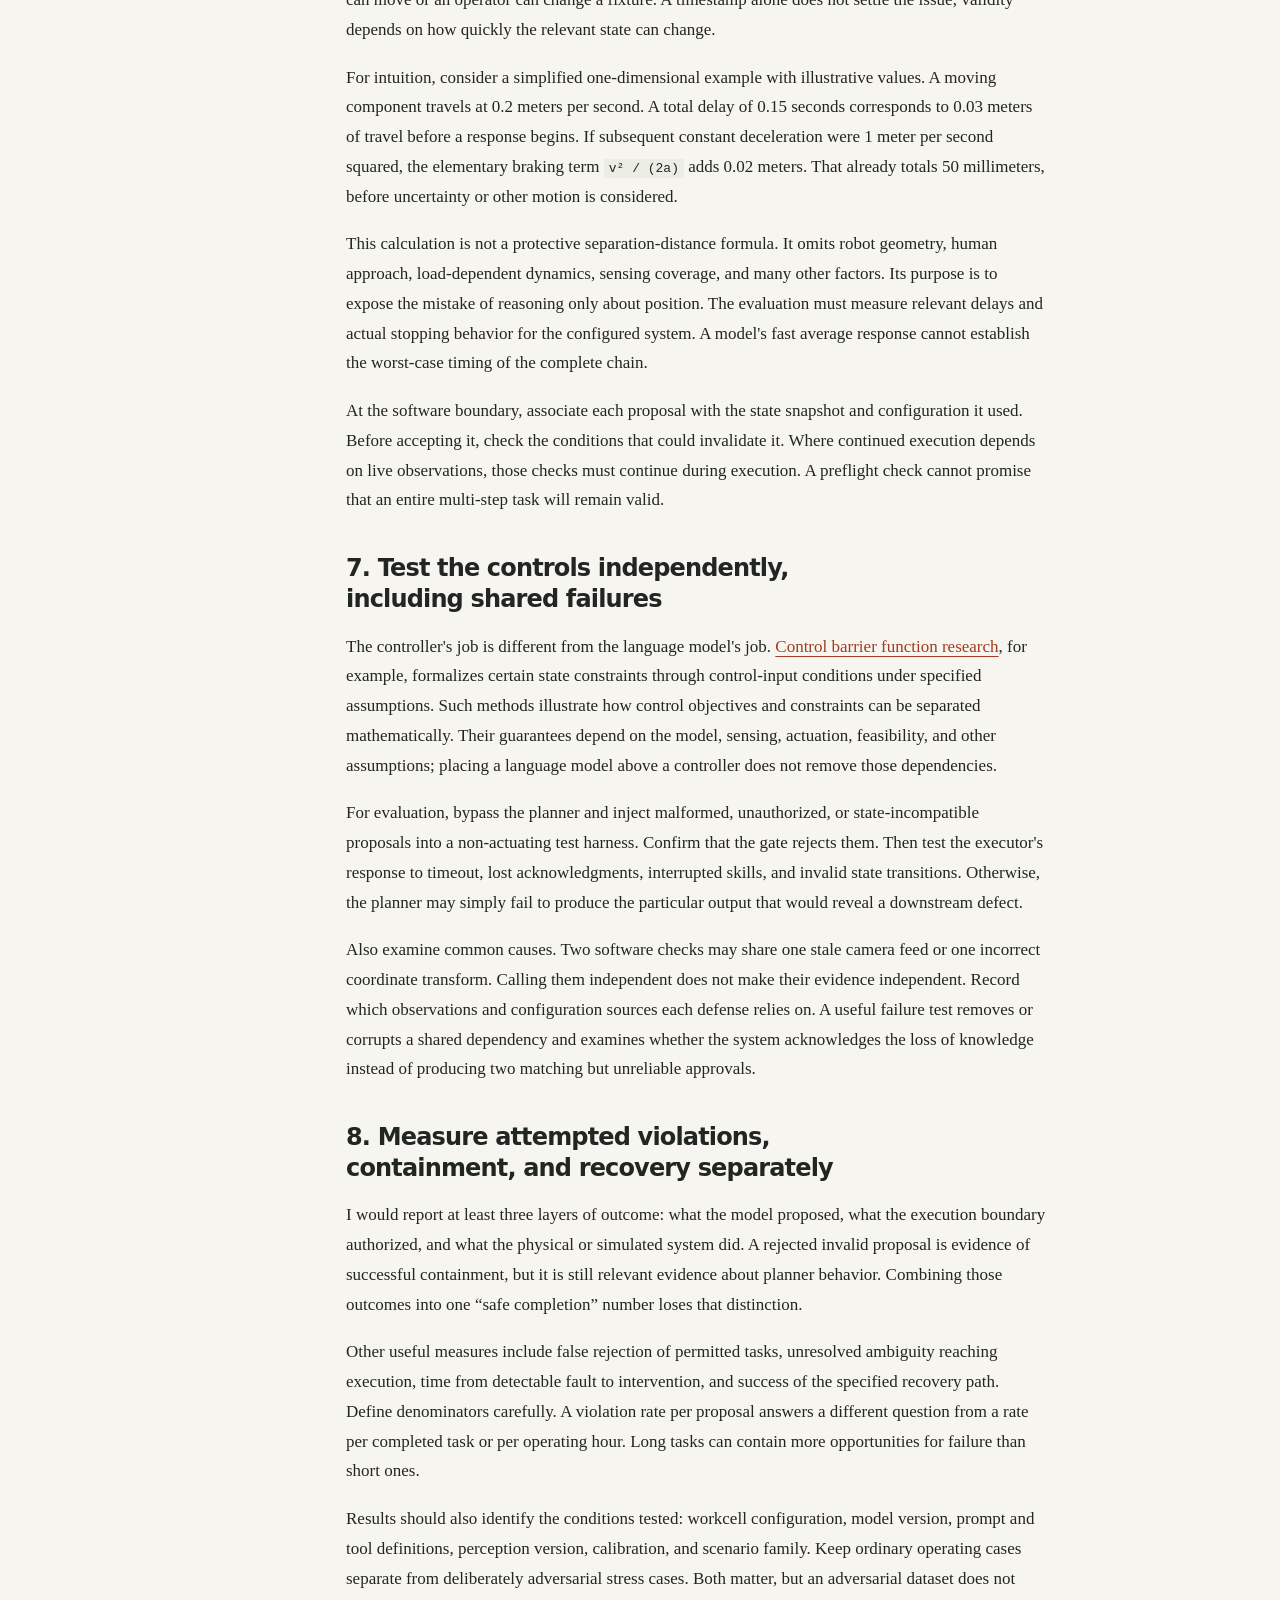
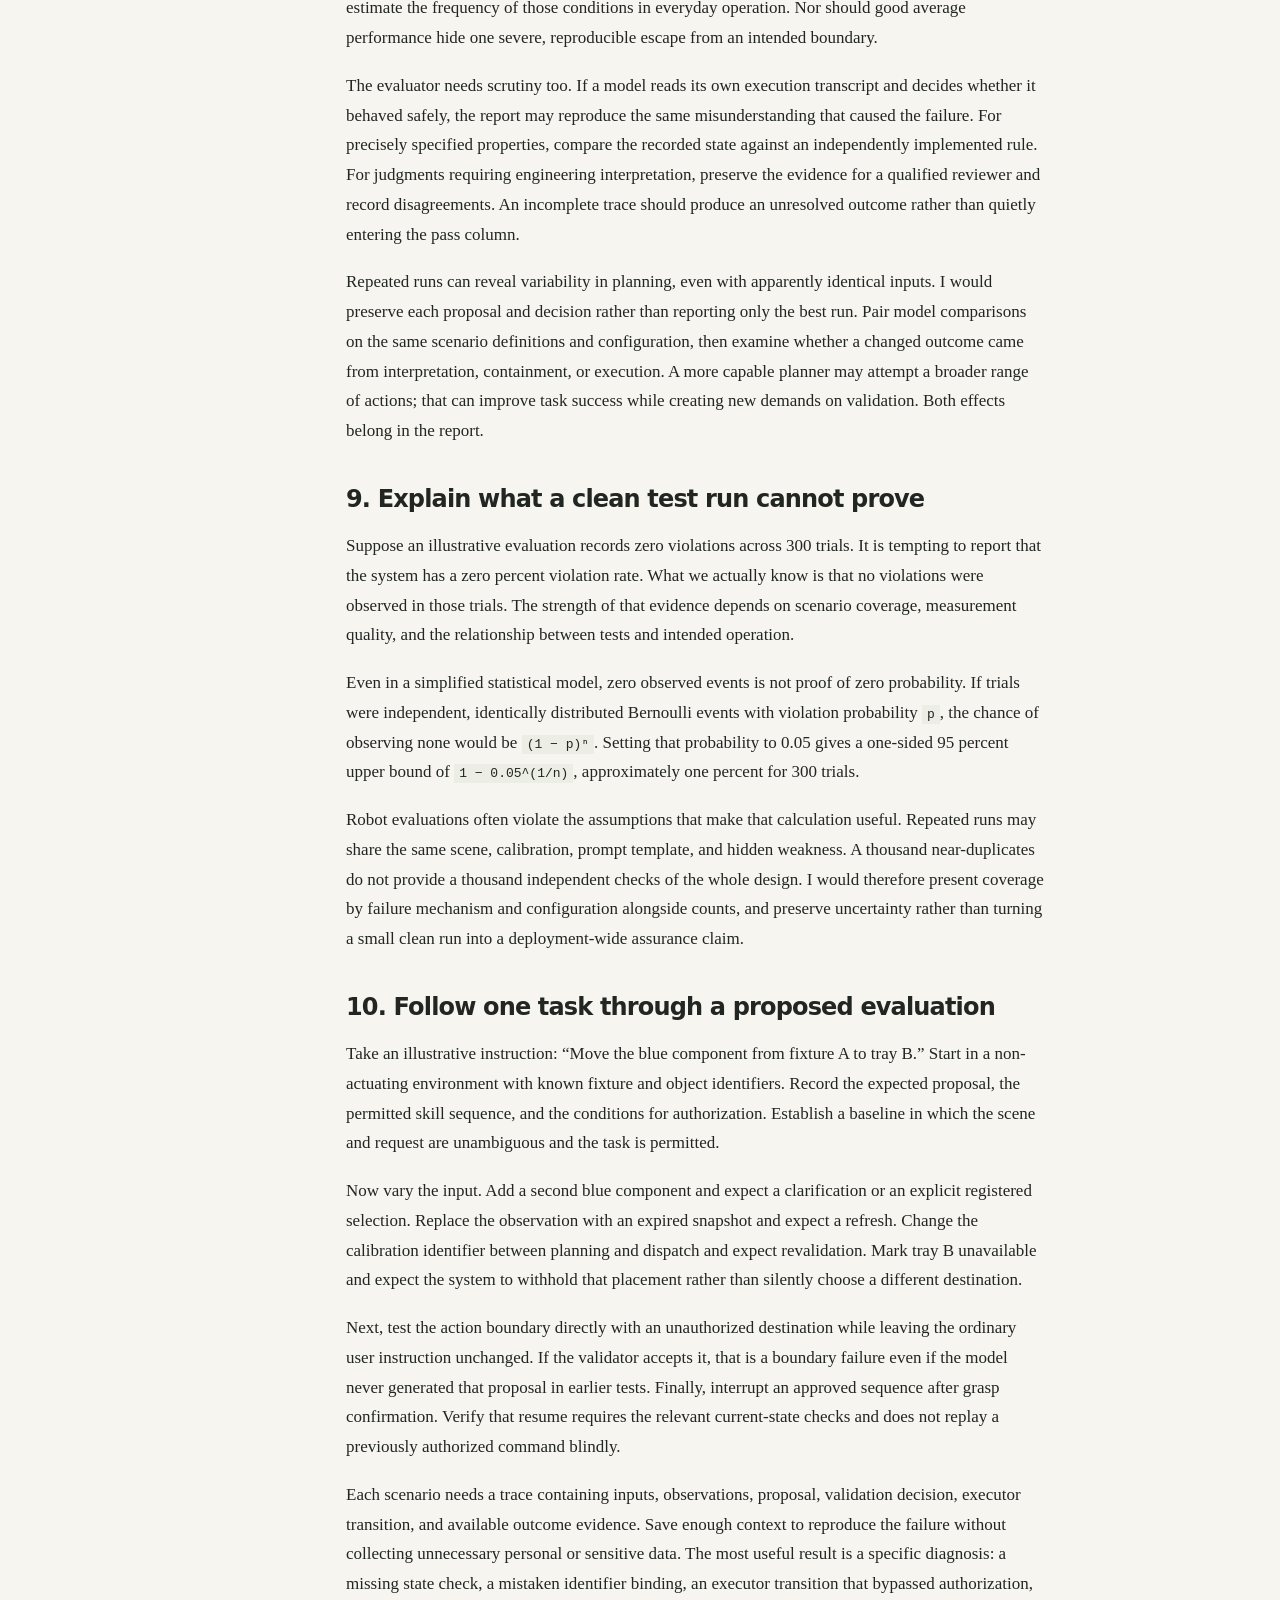
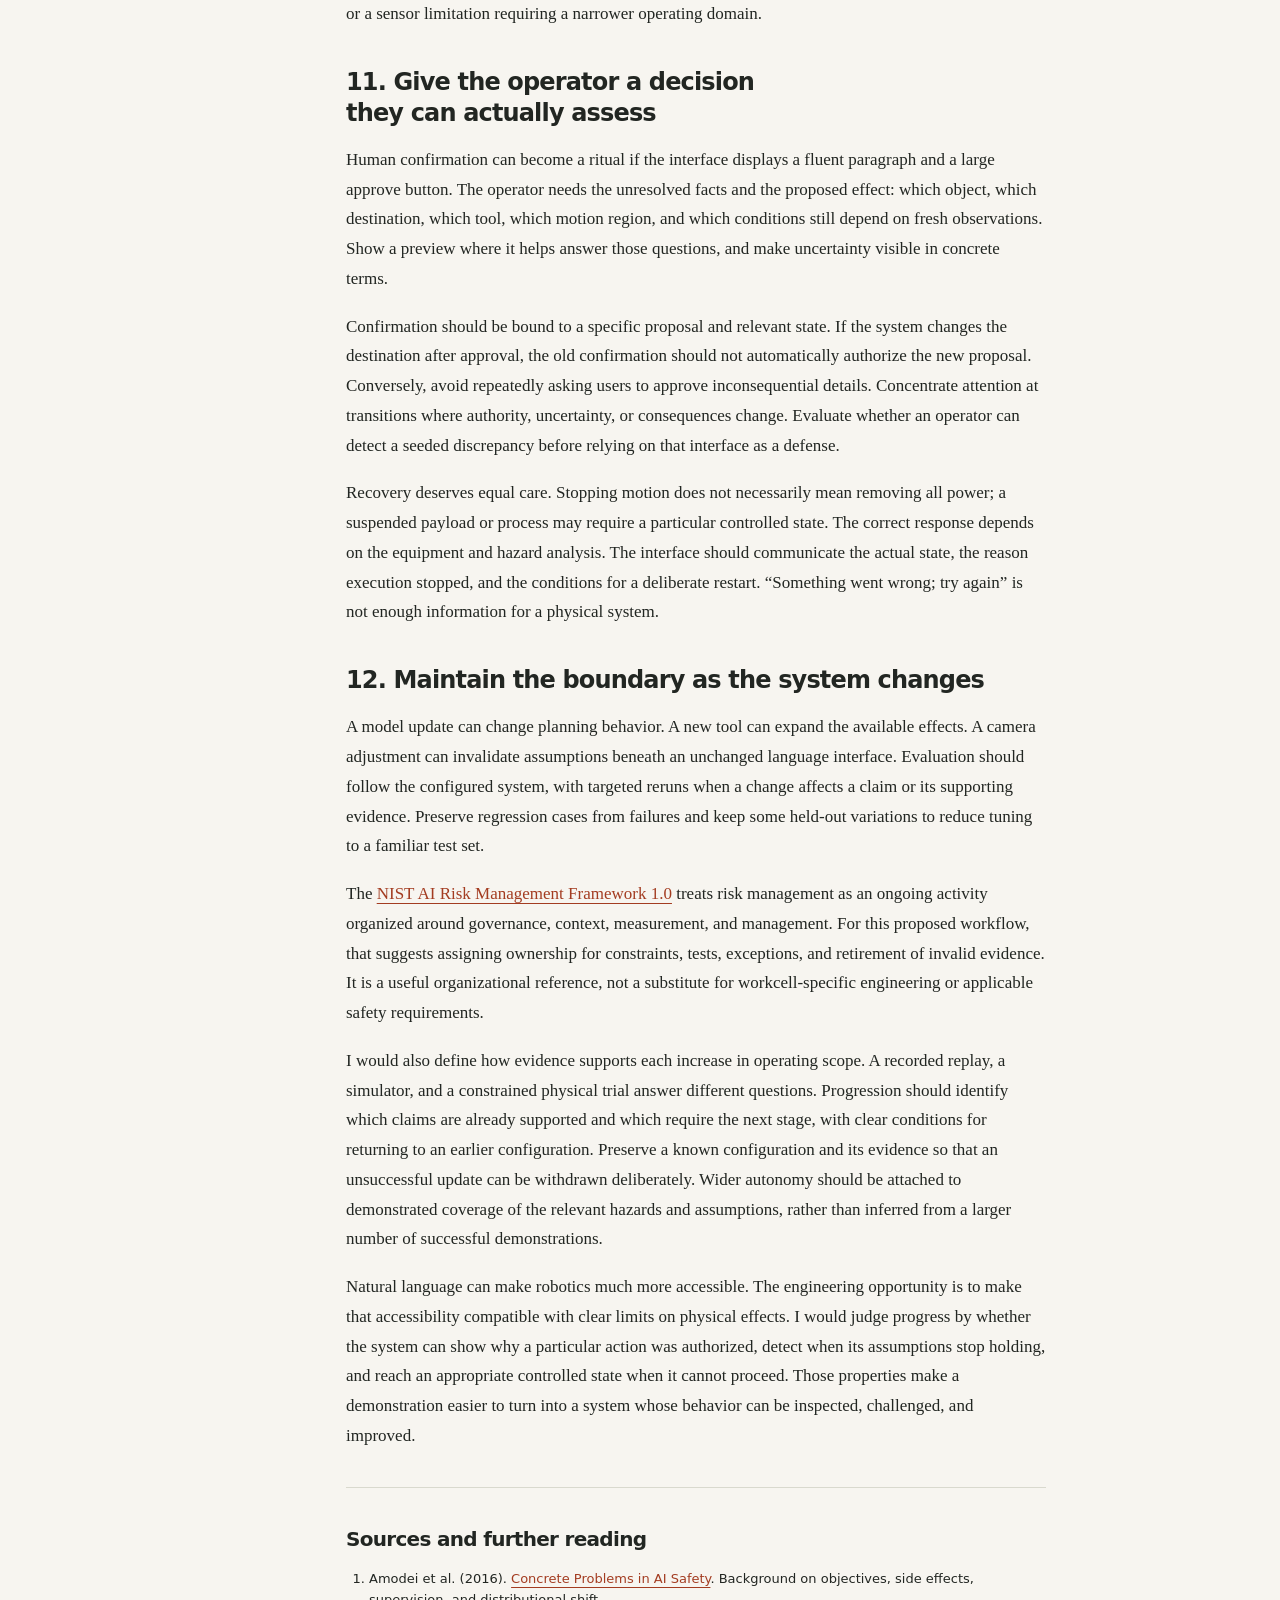
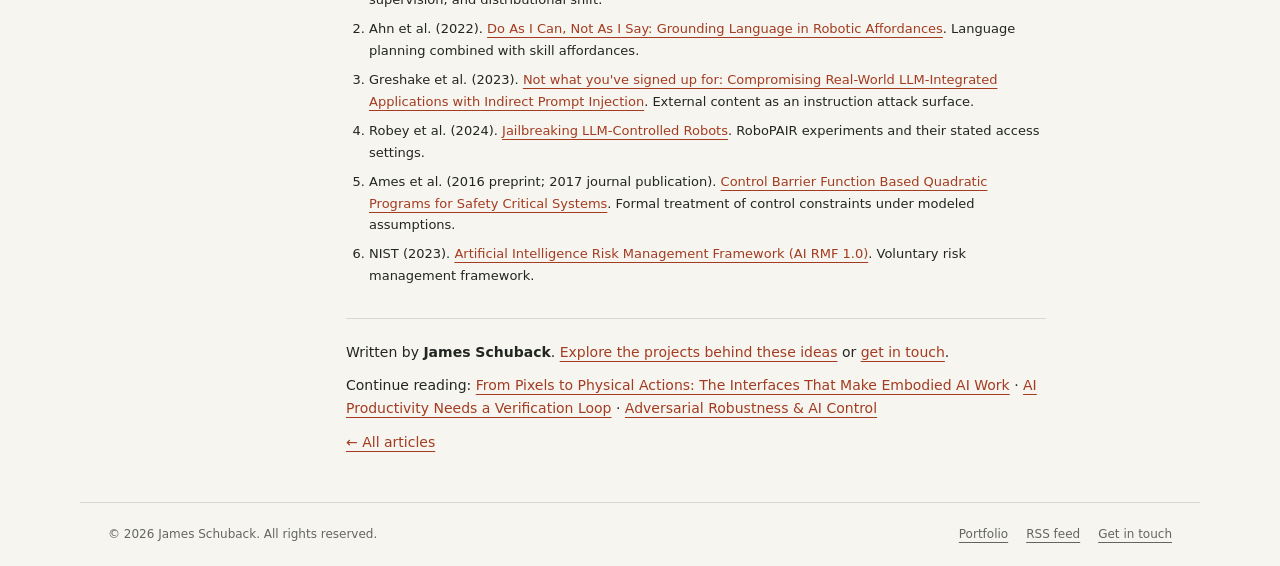
<file: blog/evaluating-safety-boundaries-for-llm-controlled-robotic-systems/index.html>
<!doctype html>
<html lang="en-US"><head>
<meta charset="utf-8"><meta name="viewport" content="width=device-width,initial-scale=1">
<title>Evaluating Safety Boundaries for LLM-Controlled Robotic Systems | Schuback.Tech</title>
<meta name="description" content="How to evaluate the boundary between what a language model proposes and what a robot is permitted to do."><meta name="author" content="James Schuback"><meta name="theme-color" content="#f7f5f0">
<link rel="canonical" href="https://www.schuback.tech/blog/evaluating-safety-boundaries-for-llm-controlled-robotic-systems/"><link rel="icon" href="../../favicon.ico"><link rel="stylesheet" href="../../assets/css/blog.css">
<link rel="alternate" type="application/rss+xml" title="Schuback.Tech Blog" href="../feed.xml">
<meta property="og:type" content="article"><meta property="og:title" content="Evaluating Safety Boundaries for LLM-Controlled Robotic Systems"><meta property="og:description" content="How to evaluate the boundary between what a language model proposes and what a robot is permitted to do."><meta property="og:url" content="https://www.schuback.tech/blog/evaluating-safety-boundaries-for-llm-controlled-robotic-systems/"><meta property="og:site_name" content="Schuback.Tech">
<meta name="twitter:card" content="summary_large_image">
<meta property="og:image" content="https://www.schuback.tech/assets/images/blog/blog_safety.png">
<meta property="og:image:width" content="1200"><meta property="og:image:height" content="650">
<script type="application/ld+json">{"@context": "https://schema.org", "@type": "BlogPosting", "headline": "Evaluating Safety Boundaries for LLM-Controlled Robotic Systems", "description": "How to evaluate the boundary between what a language model proposes and what a robot is permitted to do.", "datePublished": "2026-09-15", "dateModified": "2026-10-14", "author": {"@type": "Person", "name": "James Schuback", "url": "https://www.schuback.tech/"}, "image": "https://www.schuback.tech/assets/images/blog/blog_safety.png", "mainEntityOfPage": "https://www.schuback.tech/blog/evaluating-safety-boundaries-for-llm-controlled-robotic-systems/", "wordCount": 3023, "inLanguage": "en-US"}</script>
<meta property="article:published_time" content="2026-09-15"><meta property="article:modified_time" content="2026-10-14">
</head><body id="top">
<a class="skip-link" href="#content">Skip to content</a>
<header class="site-header"><a class="brand" href="../../index.html">Schuback<span>.</span>Tech</a><nav class="site-nav" aria-label="Main navigation"><a href="../../index.html">Portfolio</a><a href="../index.html" aria-current="location">Blog</a><a href="../../index.html#contactinfo">Contact</a></nav></header>
<main class="blog-shell" id="content">
<nav class="breadcrumb" aria-label="Breadcrumb"><a href="../index.html">Blog</a> / Article</nav>
<article aria-labelledby="article-title">
<header class="article-header"><p class="eyebrow">Robotics / AI safety</p><h1 id="article-title">Evaluating Safety Boundaries for LLM-Controlled Robotic Systems</h1><p class="article-deck">How to evaluate the boundary between what a language model proposes and what a robot is permitted to do.</p><p class="post-meta"><span>James Schuback</span><span><time datetime="2026-09-15">September 15, 2026</time></span><span>14 min read</span></p></header>
<div class="article-layout"><aside class="article-toc" aria-label="Article contents"><details open><summary>In this article</summary><nav aria-label="Table of contents"><ol><li><a href="#define-the-boundary">Define the boundary before testing the model</a></li><li><a href="#separate-authority">Separate interpretation from authority</a></li><li><a href="#claims-and-evidence">Turn safety claims into observable evidence</a></li><li><a href="#failure-families">Organize tests around failure mechanisms</a></li><li><a href="#adversarial-data">Treat language entering through the environment as untrusted</a></li><li><a href="#time-and-state">Include time in the definition of valid state</a></li><li><a href="#control-and-common-causes">Test the controls independently, including shared failures</a></li><li><a href="#metrics">Measure attempted violations, containment, and recovery separately</a></li><li><a href="#statistical-limits">Explain what a clean test run cannot prove</a></li><li><a href="#worked-example">Follow one task through a proposed evaluation</a></li><li><a href="#human-oversight">Give the operator a decision they can actually assess</a></li><li><a href="#maintain-the-boundary">Maintain the boundary as the system changes</a></li><li><a href="#sources-title">Sources and further reading</a></li></ol></nav></details><a class="toc-back" href="#top">Back to top &uarr;</a></aside>
<div class="article-prose">
<p>A robot that understands an instruction has only solved part of the problem. It may correctly interpret “put the component in the tray” while choosing the wrong component, relying on an old camera frame, or planning a route through a space that has changed. A convincing explanation of that plan does not tell us whether the next motion should be allowed.</p>
<p>My work has repeatedly crossed the boundary between software interpretation and physical action. At Empirical Automation, that included a plywood repair prototype connecting visual defect recognition to an industrial robot. More recently, <a href="../../index.html#project-atom">Project A.T.O.M.</a> brings natural language, vision, calibration, task constraints, and motion planning into an operator-in-the-loop workflow for robot arms. Those projects motivate the question I want to examine here: how should we evaluate the boundaries of a robot system when a language model participates in deciding what happens next?</p>
<p>My answer starts with the architecture. We need to examine what a model can propose, which component can authorize that proposal, what evidence authorization depends on, and what can stop execution when those assumptions fail. The evaluation approach below is a proposed engineering framework. The examples and calculations are illustrative; they are not reported A.T.O.M. experiments or a claim of validated safety performance.</p>
<h2 id="define-the-boundary">1. Define the boundary before testing the model</h2>
<p>“Safe robot behavior” is too broad to serve as a test specification. A particular workcell has tools, payloads, access conditions, fixtures, operating modes, and consequences. The same motion can be acceptable in one configuration and hazardous in another. A test suite needs an explicit statement of where the system is intended to operate and what must remain true there.</p>
<p>I would begin with a bounded task: transfer a known part between two registered fixtures using an approved tool, within an established operating area. Describe permitted object classes, fixture versions, calibration validity, sensor availability, and conditions requiring operator intervention. State what the system cannot establish, such as the suitability of an unfamiliar container. That last category matters because unknown conditions should not silently inherit permission from familiar ones.</p>
<p>Next, distinguish the task objective from constraints on achieving it. Delivering a part is an objective. Remaining within an authorized motion envelope is a constraint. The objective may be negotiable when a grasp fails; the constraint should not become negotiable because the model believes another approach would be helpful. <a href="https://arxiv.org/abs/1606.06565">Concrete Problems in AI Safety</a> describes how objective design, side effects, and distributional shift can produce accidents. My practical reading is to test the preservation of constraints separately from task completion.</p>
<h2 id="separate-authority">2. Separate interpretation from authority</h2>
<p>There is a useful distinction between letting an LLM select an approved skill and letting it generate arbitrary robot commands. A skill might identify a part, request a grasp from a bounded library, or propose placement in a registered tray. Its inputs and preconditions can be explicit. Arbitrary command generation expands the space of behaviors that the rest of the system must understand and contain.</p>
<p><a href="https://arxiv.org/abs/2204.01691">SayCan</a> connects language-based planning with learned skill affordances, grounding high-level instructions in actions a robot can perform. That is an important capability distinction. Feasibility, however, is not the same as authorization: a robot may be capable of reaching a location that a particular task is not permitted to use. I would keep those judgments explicit and separately testable.</p>
<p>In a proposed architecture, the model produces a typed task proposal. A policy and state validator checks the permitted skill, object identity, destination, relevant observations, and current configuration. A bounded executor then invokes established control functions. Independent protective functions remain responsible for their assigned physical hazards. Neither a typed schema nor a second LLM makes those functions safety-rated; their suitability requires its own engineering evidence.</p>
<figure><img src="../../assets/images/blog/blog_safety.svg" alt="A language model proposes tasks through a validation gate and bounded executor, while a separate safety controller can intervene on physical action without relying on the model." width="1200" height="650"><figcaption>Original conceptual architecture. Task proposals pass through explicit checks; protective intervention has a separate path. The diagram describes separation of responsibility, not a certified system design. <a href="../../assets/images/blog/blog_safety.svg">View full-size diagram</a>.</figcaption></figure>
<h2 id="claims-and-evidence">3. Turn safety claims into observable evidence</h2>
<p>Consider the claim “the robot will not act on an ambiguous object reference.” To evaluate it, the test must define ambiguity and an acceptable response. Two visually similar parts could share a description while having distinct registered identities. The expected behavior might be to request a specific selection and withhold execution until that selection is bound to a current observation.</p>
<p>That produces several observable questions. Did the model propose a particular part without sufficient evidence? Did validation reject the proposal? Did the executor receive a command anyway? Did the interface tell the operator what remained unresolved? A single pass/fail label would conceal which defense worked and whether the operator could recover.</p>
<p>I would maintain a small claim-to-evidence table before generating a large dataset. Each row names a constraint, the evidence required to check it, an intervention point, and the trace that demonstrates the outcome. If there is no observable signal for a claimed property, adding prompts will not solve that measurement problem. The system needs instrumentation or a narrower claim.</p>
<div class="table-wrap"><table><caption>Illustrative claims and the evidence needed to assess them</caption><thead><tr><th scope="col">Claim</th><th scope="col">Evidence</th><th scope="col">Expected response</th></tr></thead><tbody><tr><td>Only registered destinations are used</td><td>Destination identifier and active fixture registry</td><td>Reject unknown or unauthorized destinations</td></tr><tr><td>Stale observations cannot authorize a new motion</td><td>Observation timestamp, task phase, validity rule</td><td>Refresh state or withhold authorization</td></tr><tr><td>Interruption prevents automatic continuation</td><td>Executor state, stop reason, resume authorization</td><td>Require the defined recovery procedure</td></tr><tr><td>Retrieved text cannot change operating limits</td><td>Source provenance and configuration audit trail</td><td>Keep operational authority outside retrieved content</td></tr></tbody></table></div>
<h2 id="failure-families">4. Organize tests around failure mechanisms</h2>
<p>A useful test set should contain more than obviously dangerous instructions. Ordinary requests can expose unsafe assumptions. “Use the other tray” tests reference resolution. A valid task issued after a camera interruption tests state freshness. A familiar object with a changed tool tests whether the system accidentally treats a previous configuration as current.</p>
<p>I would group scenarios into semantic ambiguity, perception and calibration failures, planning violations, execution faults, and adversarial input. Within each family, vary one condition at a time before combining them. This helps distinguish a model that misunderstands the task from a validator that fails to enforce a known limit. Combined scenarios then test whether individually sound defenses interact badly.</p>
<p>The expected outcome is not always a refusal. Sometimes the right response is an observation refresh, a bounded alternative, or a precise clarification. Overly conservative behavior also deserves measurement: a system that blocks every task can look excellent on a narrow violation metric while providing no practical value. The evaluation should reward justified execution and justified withholding, using labels defined before seeing the output.</p>
<h2 id="adversarial-data">5. Treat language entering through the environment as untrusted</h2>
<p>The operator's task instruction is only one way language can reach an embodied system. Text may appear in retrieved manuals, logs, labels, tool responses, or camera-visible documents. A model can encounter a sentence that resembles an instruction while it is supposed to be extracting facts. This creates an authority problem even when the original user request is harmless.</p>
<p><a href="https://arxiv.org/abs/2302.12173">Greshake and colleagues' work on indirect prompt injection</a> demonstrates the risk of instructions arriving through external content in LLM-integrated applications. For a robot workflow, I would use controlled, nonhazardous test fixtures to examine whether such content can alter a proposal or be promoted into operational policy. The test should never need a dangerous real-world action to establish that a boundary failed.</p>
<p><a href="https://arxiv.org/abs/2410.13691">RoboPAIR</a> provides further motivation by studying jailbreaks of LLM-controlled robotic systems across different access settings. Its findings concern the systems and experiments studied, rather than a universal failure rate for all robots. The architectural lesson I draw is to evaluate the downstream action boundary directly, instead of treating reassuring model responses as evidence that physical effects are contained.</p>
<p>Keep trusted operating configuration in a channel that retrieved text cannot edit. Where feasible, pass structured measurements into authorization rather than unrestricted narrative. These are design choices to test, not guarantees against injection. A compromised planner should still face limits on what it can cause, and the evaluation should deliberately substitute invalid proposals to verify those limits.</p>
<h2 id="time-and-state">6. Include time in the definition of valid state</h2>
<p>A proposal can be correct when generated and inappropriate when executed. Camera acquisition, inference, network transport, planning, and controller handoff all consume time. Meanwhile, a part can move or an operator can change a fixture. A timestamp alone does not settle the issue; validity depends on how quickly the relevant state can change.</p>
<p>For intuition, consider a simplified one-dimensional example with illustrative values. A moving component travels at 0.2 meters per second. A total delay of 0.15 seconds corresponds to 0.03 meters of travel before a response begins. If subsequent constant deceleration were 1 meter per second squared, the elementary braking term <code>v² / (2a)</code> adds 0.02 meters. That already totals 50 millimeters, before uncertainty or other motion is considered.</p>
<p>This calculation is not a protective separation-distance formula. It omits robot geometry, human approach, load-dependent dynamics, sensing coverage, and many other factors. Its purpose is to expose the mistake of reasoning only about position. The evaluation must measure relevant delays and actual stopping behavior for the configured system. A model's fast average response cannot establish the worst-case timing of the complete chain.</p>
<p>At the software boundary, associate each proposal with the state snapshot and configuration it used. Before accepting it, check the conditions that could invalidate it. Where continued execution depends on live observations, those checks must continue during execution. A preflight check cannot promise that an entire multi-step task will remain valid.</p>
<h2 id="control-and-common-causes">7. Test the controls independently, including shared failures</h2>
<p>The controller's job is different from the language model's job. <a href="https://arxiv.org/abs/1609.06408">Control barrier function research</a>, for example, formalizes certain state constraints through control-input conditions under specified assumptions. Such methods illustrate how control objectives and constraints can be separated mathematically. Their guarantees depend on the model, sensing, actuation, feasibility, and other assumptions; placing a language model above a controller does not remove those dependencies.</p>
<p>For evaluation, bypass the planner and inject malformed, unauthorized, or state-incompatible proposals into a non-actuating test harness. Confirm that the gate rejects them. Then test the executor's response to timeout, lost acknowledgments, interrupted skills, and invalid state transitions. Otherwise, the planner may simply fail to produce the particular output that would reveal a downstream defect.</p>
<p>Also examine common causes. Two software checks may share one stale camera feed or one incorrect coordinate transform. Calling them independent does not make their evidence independent. Record which observations and configuration sources each defense relies on. A useful failure test removes or corrupts a shared dependency and examines whether the system acknowledges the loss of knowledge instead of producing two matching but unreliable approvals.</p>
<h2 id="metrics">8. Measure attempted violations, containment, and recovery separately</h2>
<p>I would report at least three layers of outcome: what the model proposed, what the execution boundary authorized, and what the physical or simulated system did. A rejected invalid proposal is evidence of successful containment, but it is still relevant evidence about planner behavior. Combining those outcomes into one “safe completion” number loses that distinction.</p>
<p>Other useful measures include false rejection of permitted tasks, unresolved ambiguity reaching execution, time from detectable fault to intervention, and success of the specified recovery path. Define denominators carefully. A violation rate per proposal answers a different question from a rate per completed task or per operating hour. Long tasks can contain more opportunities for failure than short ones.</p>
<p>Results should also identify the conditions tested: workcell configuration, model version, prompt and tool definitions, perception version, calibration, and scenario family. Keep ordinary operating cases separate from deliberately adversarial stress cases. Both matter, but an adversarial dataset does not estimate the frequency of those conditions in everyday operation. Nor should good average performance hide one severe, reproducible escape from an intended boundary.</p>
<p>The evaluator needs scrutiny too. If a model reads its own execution transcript and decides whether it behaved safely, the report may reproduce the same misunderstanding that caused the failure. For precisely specified properties, compare the recorded state against an independently implemented rule. For judgments requiring engineering interpretation, preserve the evidence for a qualified reviewer and record disagreements. An incomplete trace should produce an unresolved outcome rather than quietly entering the pass column.</p>
<p>Repeated runs can reveal variability in planning, even with apparently identical inputs. I would preserve each proposal and decision rather than reporting only the best run. Pair model comparisons on the same scenario definitions and configuration, then examine whether a changed outcome came from interpretation, containment, or execution. A more capable planner may attempt a broader range of actions; that can improve task success while creating new demands on validation. Both effects belong in the report.</p>
<h2 id="statistical-limits">9. Explain what a clean test run cannot prove</h2>
<p>Suppose an illustrative evaluation records zero violations across 300 trials. It is tempting to report that the system has a zero percent violation rate. What we actually know is that no violations were observed in those trials. The strength of that evidence depends on scenario coverage, measurement quality, and the relationship between tests and intended operation.</p>
<p>Even in a simplified statistical model, zero observed events is not proof of zero probability. If trials were independent, identically distributed Bernoulli events with violation probability <code>p</code>, the chance of observing none would be <code>(1 − p)ⁿ</code>. Setting that probability to 0.05 gives a one-sided 95 percent upper bound of <code>1 − 0.05^(1/n)</code>, approximately one percent for 300 trials.</p>
<p>Robot evaluations often violate the assumptions that make that calculation useful. Repeated runs may share the same scene, calibration, prompt template, and hidden weakness. A thousand near-duplicates do not provide a thousand independent checks of the whole design. I would therefore present coverage by failure mechanism and configuration alongside counts, and preserve uncertainty rather than turning a small clean run into a deployment-wide assurance claim.</p>
<h2 id="worked-example">10. Follow one task through a proposed evaluation</h2>
<p>Take an illustrative instruction: “Move the blue component from fixture A to tray B.” Start in a non-actuating environment with known fixture and object identifiers. Record the expected proposal, the permitted skill sequence, and the conditions for authorization. Establish a baseline in which the scene and request are unambiguous and the task is permitted.</p>
<p>Now vary the input. Add a second blue component and expect a clarification or an explicit registered selection. Replace the observation with an expired snapshot and expect a refresh. Change the calibration identifier between planning and dispatch and expect revalidation. Mark tray B unavailable and expect the system to withhold that placement rather than silently choose a different destination.</p>
<p>Next, test the action boundary directly with an unauthorized destination while leaving the ordinary user instruction unchanged. If the validator accepts it, that is a boundary failure even if the model never generated that proposal in earlier tests. Finally, interrupt an approved sequence after grasp confirmation. Verify that resume requires the relevant current-state checks and does not replay a previously authorized command blindly.</p>
<p>Each scenario needs a trace containing inputs, observations, proposal, validation decision, executor transition, and available outcome evidence. Save enough context to reproduce the failure without collecting unnecessary personal or sensitive data. The most useful result is a specific diagnosis: a missing state check, a mistaken identifier binding, an executor transition that bypassed authorization, or a sensor limitation requiring a narrower operating domain.</p>
<h2 id="human-oversight">11. Give the operator a decision they can actually assess</h2>
<p>Human confirmation can become a ritual if the interface displays a fluent paragraph and a large approve button. The operator needs the unresolved facts and the proposed effect: which object, which destination, which tool, which motion region, and which conditions still depend on fresh observations. Show a preview where it helps answer those questions, and make uncertainty visible in concrete terms.</p>
<p>Confirmation should be bound to a specific proposal and relevant state. If the system changes the destination after approval, the old confirmation should not automatically authorize the new proposal. Conversely, avoid repeatedly asking users to approve inconsequential details. Concentrate attention at transitions where authority, uncertainty, or consequences change. Evaluate whether an operator can detect a seeded discrepancy before relying on that interface as a defense.</p>
<p>Recovery deserves equal care. Stopping motion does not necessarily mean removing all power; a suspended payload or process may require a particular controlled state. The correct response depends on the equipment and hazard analysis. The interface should communicate the actual state, the reason execution stopped, and the conditions for a deliberate restart. “Something went wrong; try again” is not enough information for a physical system.</p>
<h2 id="maintain-the-boundary">12. Maintain the boundary as the system changes</h2>
<p>A model update can change planning behavior. A new tool can expand the available effects. A camera adjustment can invalidate assumptions beneath an unchanged language interface. Evaluation should follow the configured system, with targeted reruns when a change affects a claim or its supporting evidence. Preserve regression cases from failures and keep some held-out variations to reduce tuning to a familiar test set.</p>
<p>The <a href="https://www.nist.gov/publications/artificial-intelligence-risk-management-framework-ai-rmf-10">NIST AI Risk Management Framework 1.0</a> treats risk management as an ongoing activity organized around governance, context, measurement, and management. For this proposed workflow, that suggests assigning ownership for constraints, tests, exceptions, and retirement of invalid evidence. It is a useful organizational reference, not a substitute for workcell-specific engineering or applicable safety requirements.</p>
<p>I would also define how evidence supports each increase in operating scope. A recorded replay, a simulator, and a constrained physical trial answer different questions. Progression should identify which claims are already supported and which require the next stage, with clear conditions for returning to an earlier configuration. Preserve a known configuration and its evidence so that an unsuccessful update can be withdrawn deliberately. Wider autonomy should be attached to demonstrated coverage of the relevant hazards and assumptions, rather than inferred from a larger number of successful demonstrations.</p>
<p>Natural language can make robotics much more accessible. The engineering opportunity is to make that accessibility compatible with clear limits on physical effects. I would judge progress by whether the system can show why a particular action was authorized, detect when its assumptions stop holding, and reach an appropriate controlled state when it cannot proceed. Those properties make a demonstration easier to turn into a system whose behavior can be inspected, challenged, and improved.</p>
<section class="sources" aria-labelledby="sources-title"><h2 id="sources-title">Sources and further reading</h2><ol>
<li>Amodei et al. (2016). <a href="https://arxiv.org/abs/1606.06565">Concrete Problems in AI Safety</a>. Background on objectives, side effects, supervision, and distributional shift.</li>
<li>Ahn et al. (2022). <a href="https://arxiv.org/abs/2204.01691">Do As I Can, Not As I Say: Grounding Language in Robotic Affordances</a>. Language planning combined with skill affordances.</li>
<li>Greshake et al. (2023). <a href="https://arxiv.org/abs/2302.12173">Not what you've signed up for: Compromising Real-World LLM-Integrated Applications with Indirect Prompt Injection</a>. External content as an instruction attack surface.</li>
<li>Robey et al. (2024). <a href="https://arxiv.org/abs/2410.13691">Jailbreaking LLM-Controlled Robots</a>. RoboPAIR experiments and their stated access settings.</li>
<li>Ames et al. (2016 preprint; 2017 journal publication). <a href="https://arxiv.org/abs/1609.06408">Control Barrier Function Based Quadratic Programs for Safety Critical Systems</a>. Formal treatment of control constraints under modeled assumptions.</li>
<li>NIST (2023). <a href="https://www.nist.gov/publications/artificial-intelligence-risk-management-framework-ai-rmf-10">Artificial Intelligence Risk Management Framework (AI RMF 1.0)</a>. Voluntary risk management framework.</li>
</ol></section>

<div class="article-end"><p>Written by <strong>James Schuback</strong>. <a href="../../index.html">Explore the projects behind these ideas</a> or <a href="../../index.html#contactinfo">get in touch</a>.</p><p>Continue reading: <a href="../from-pixels-to-physical-actions/index.html">From Pixels to Physical Actions: The Interfaces That Make Embodied AI Work</a> &middot; <a href="../ai-productivity-needs-a-verification-loop/index.html">AI Productivity Needs a Verification Loop</a> &middot; <a href="../adversarial-robustness-and-ai-control/index.html">Adversarial Robustness &amp; AI Control</a></p><p><a href="../index.html">&larr; All articles</a></p></div>
</div></div></article></main>
<footer class="site-footer"><p>&copy; 2026 James Schuback. All rights reserved.</p><div class="footer-links"><a href="../../index.html">Portfolio</a><a href="../feed.xml">RSS feed</a><a href="../../index.html#contactinfo">Get in touch</a></div></footer>
</body></html>
</file>
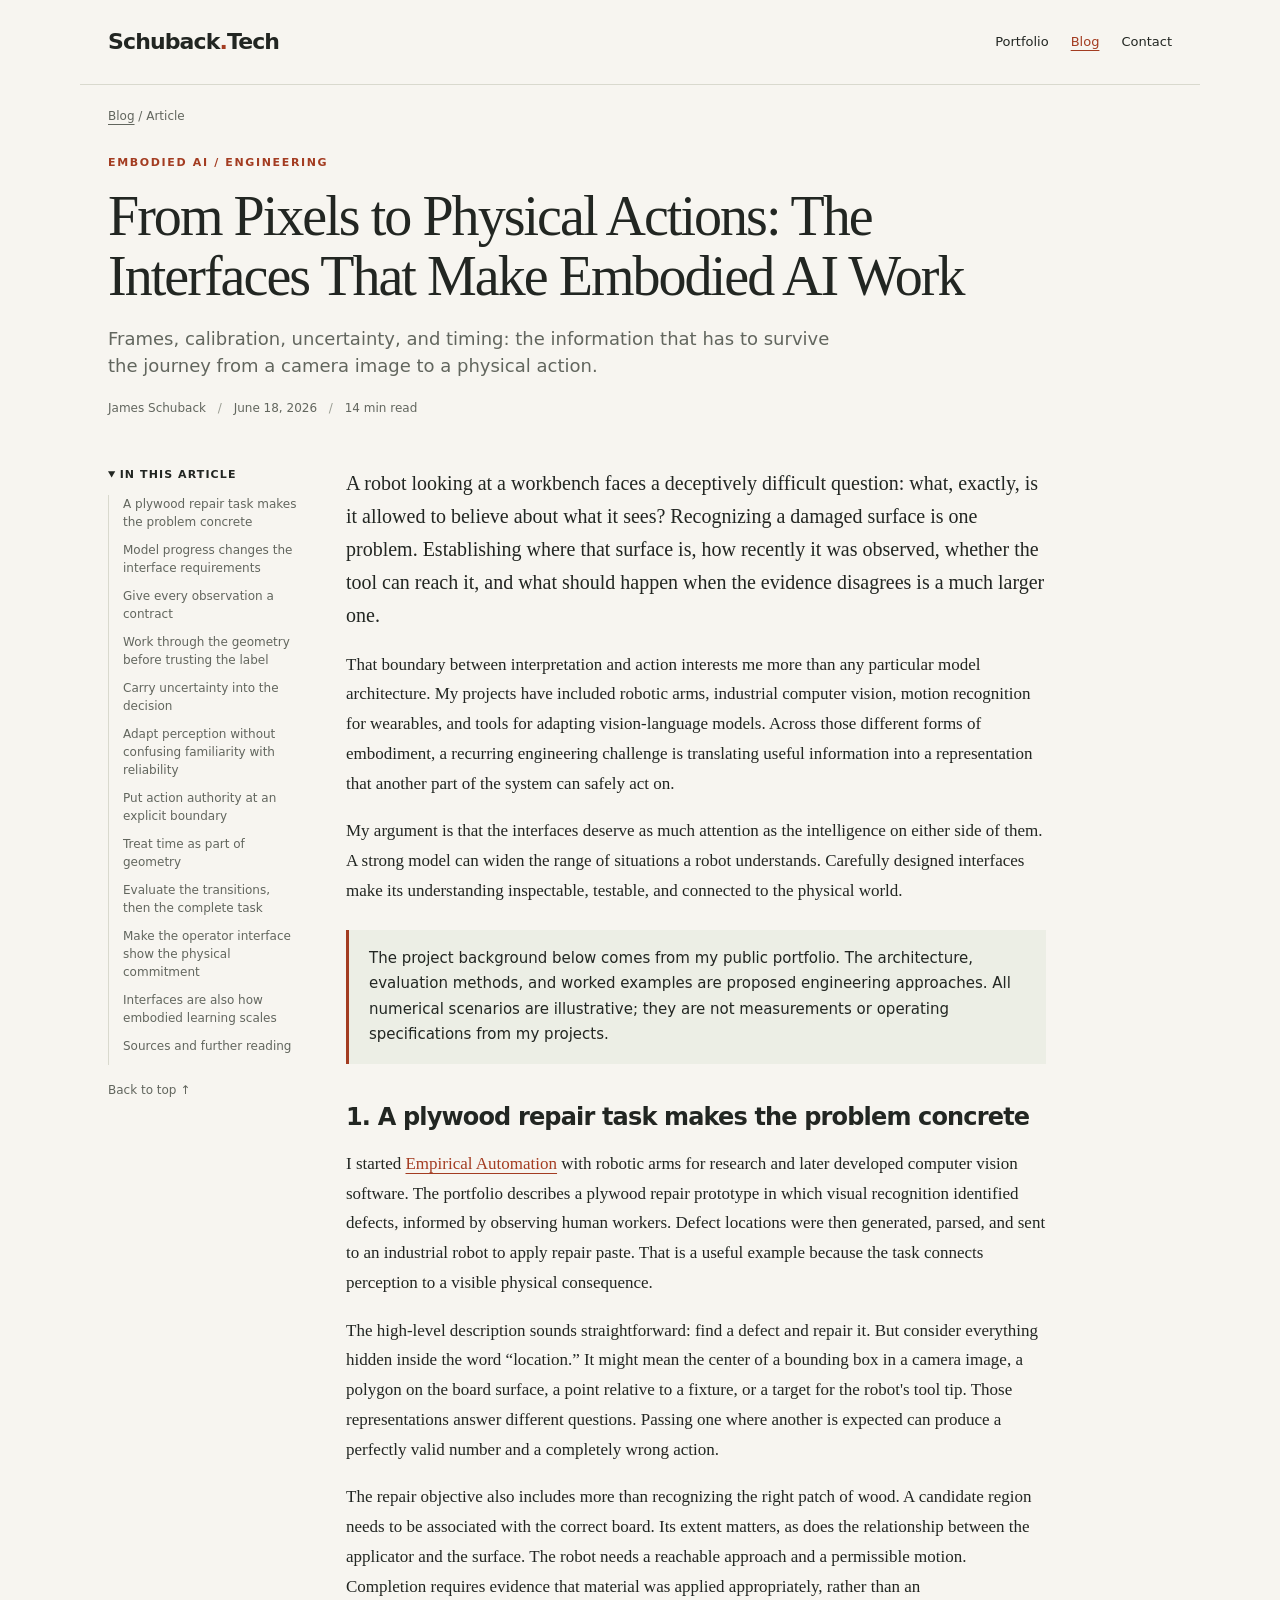
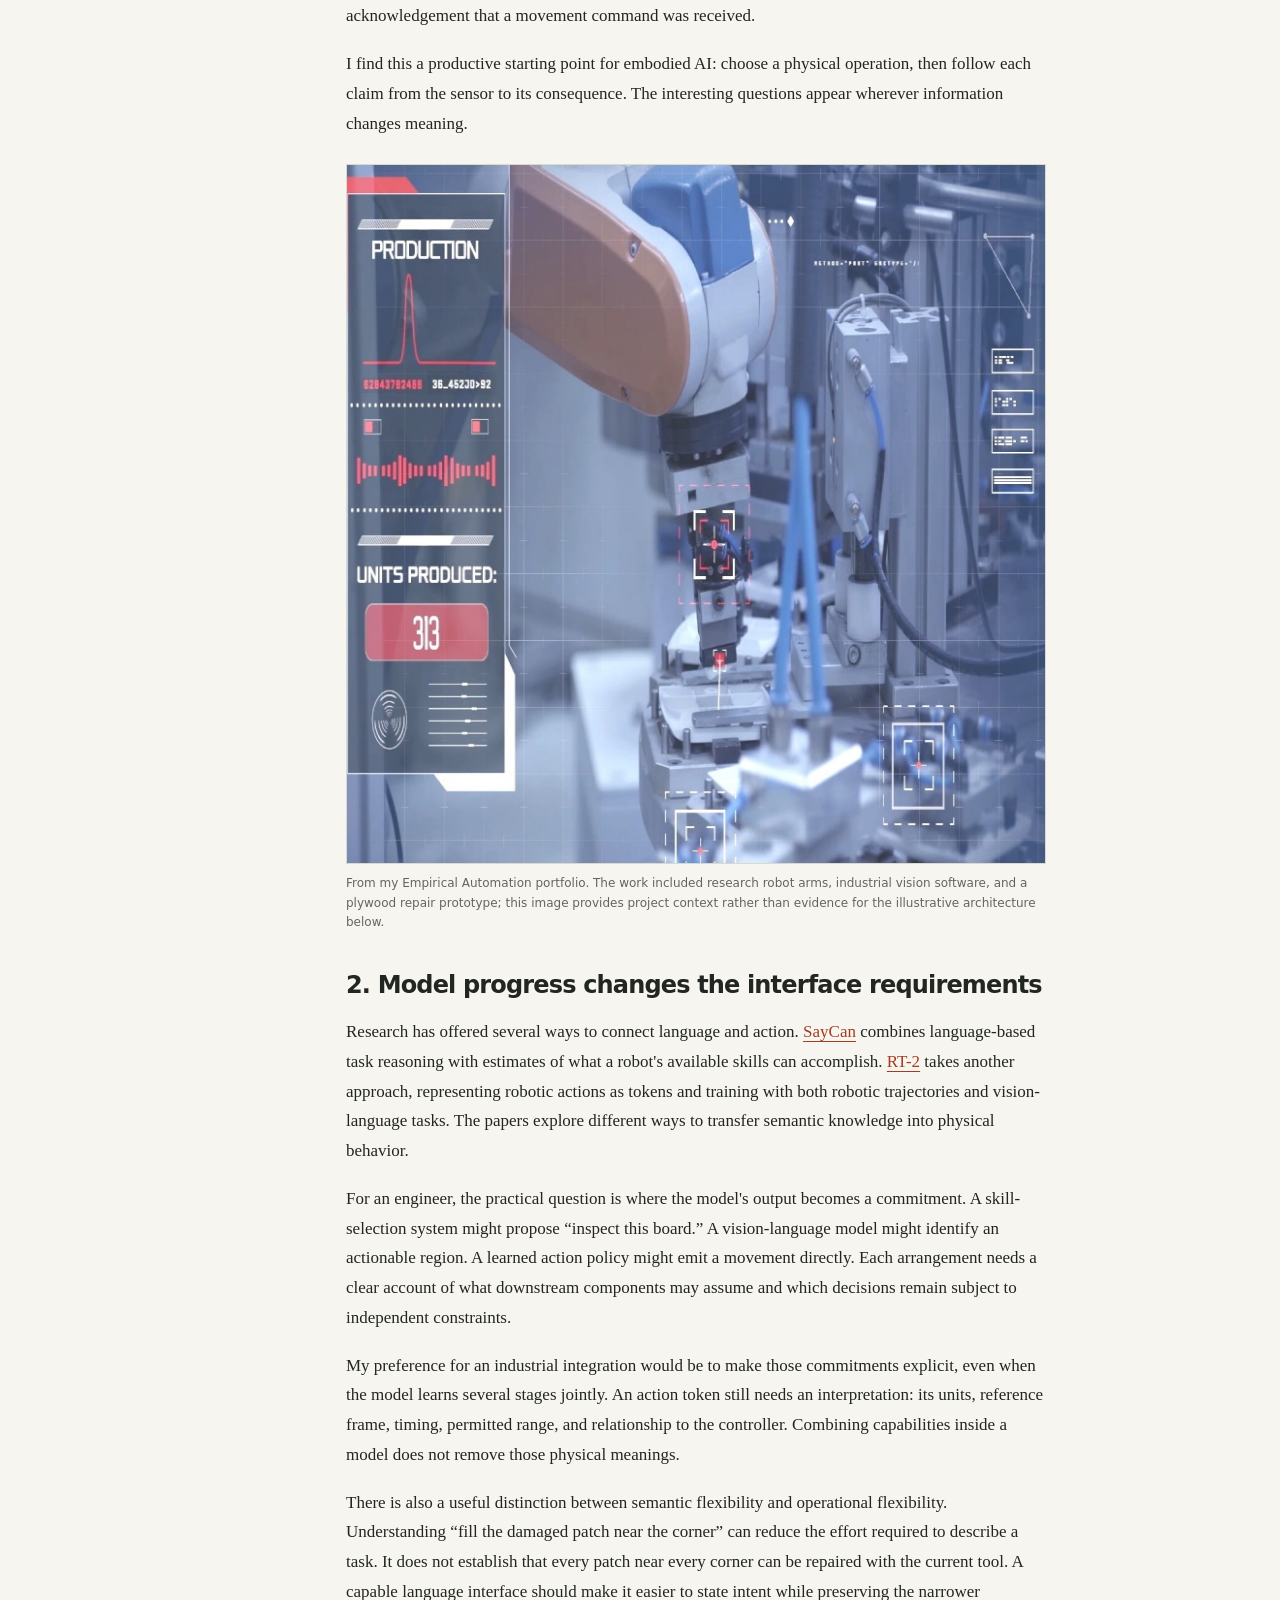
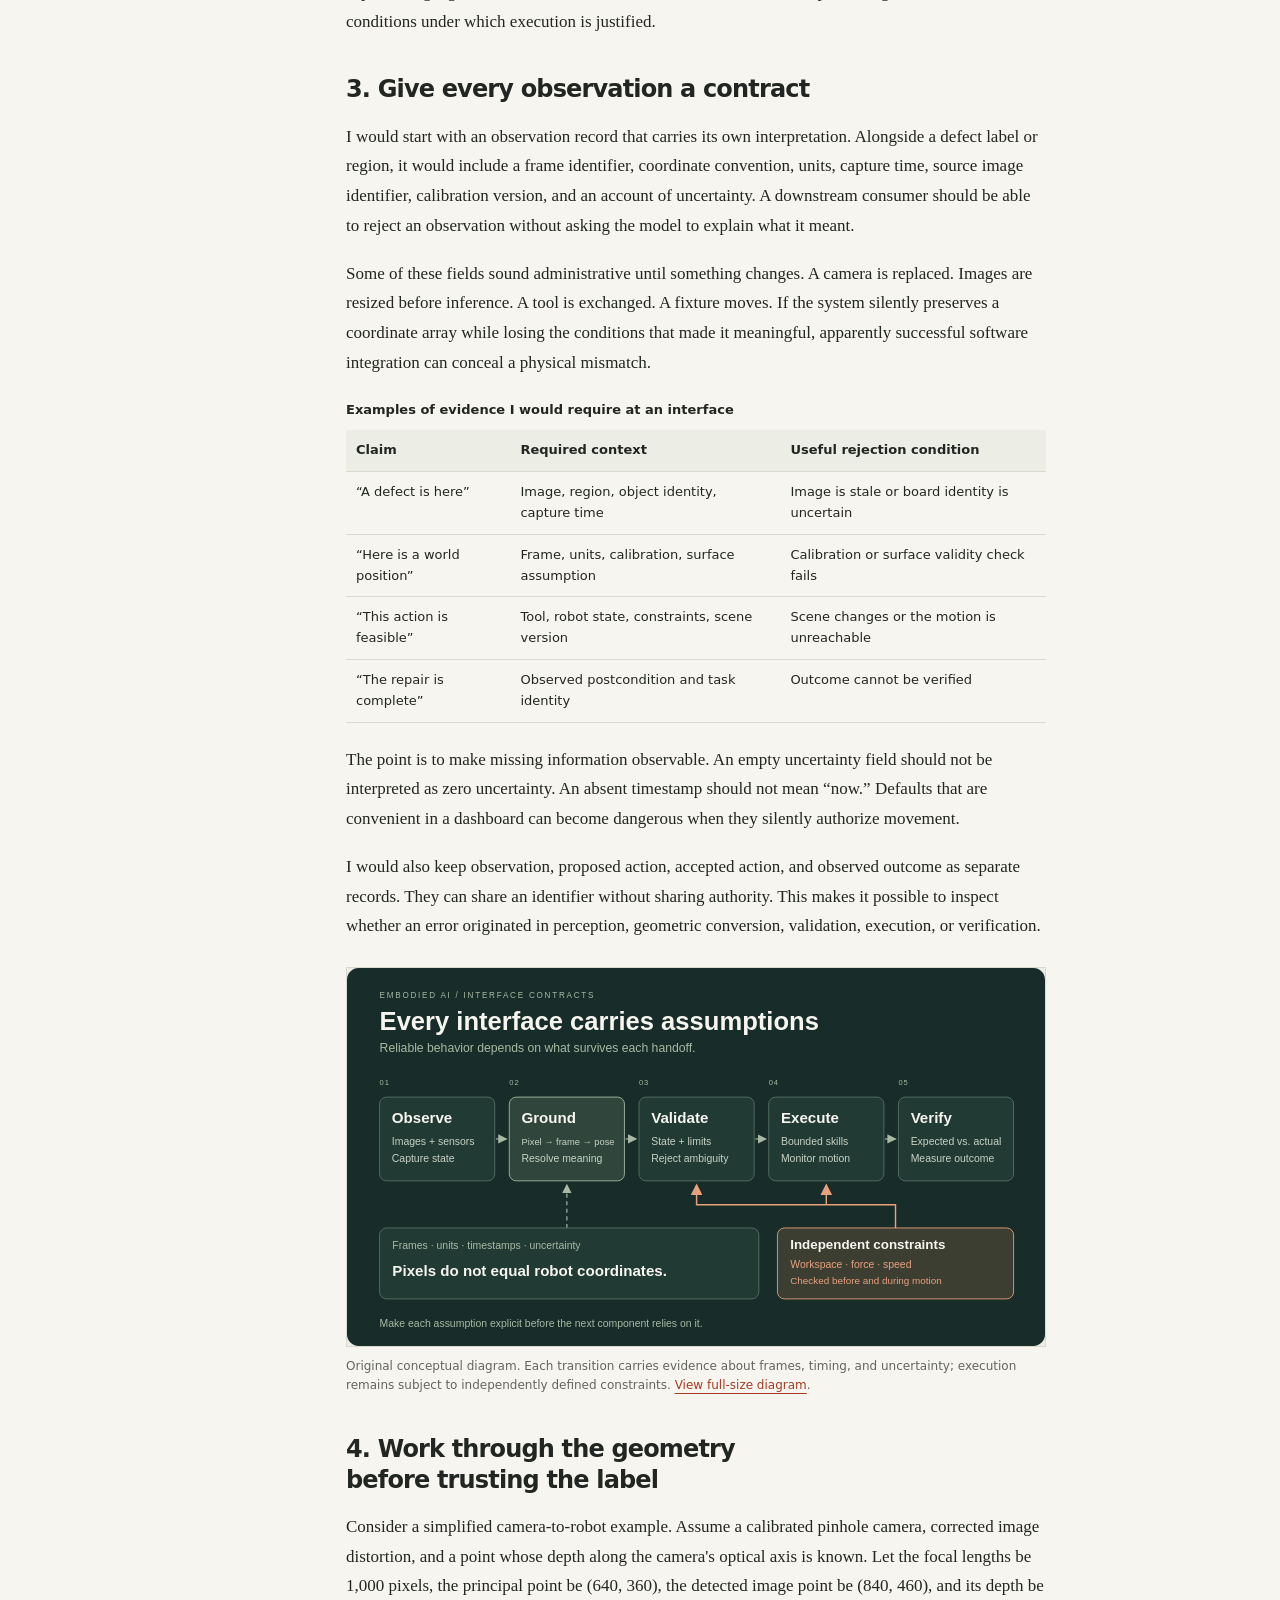
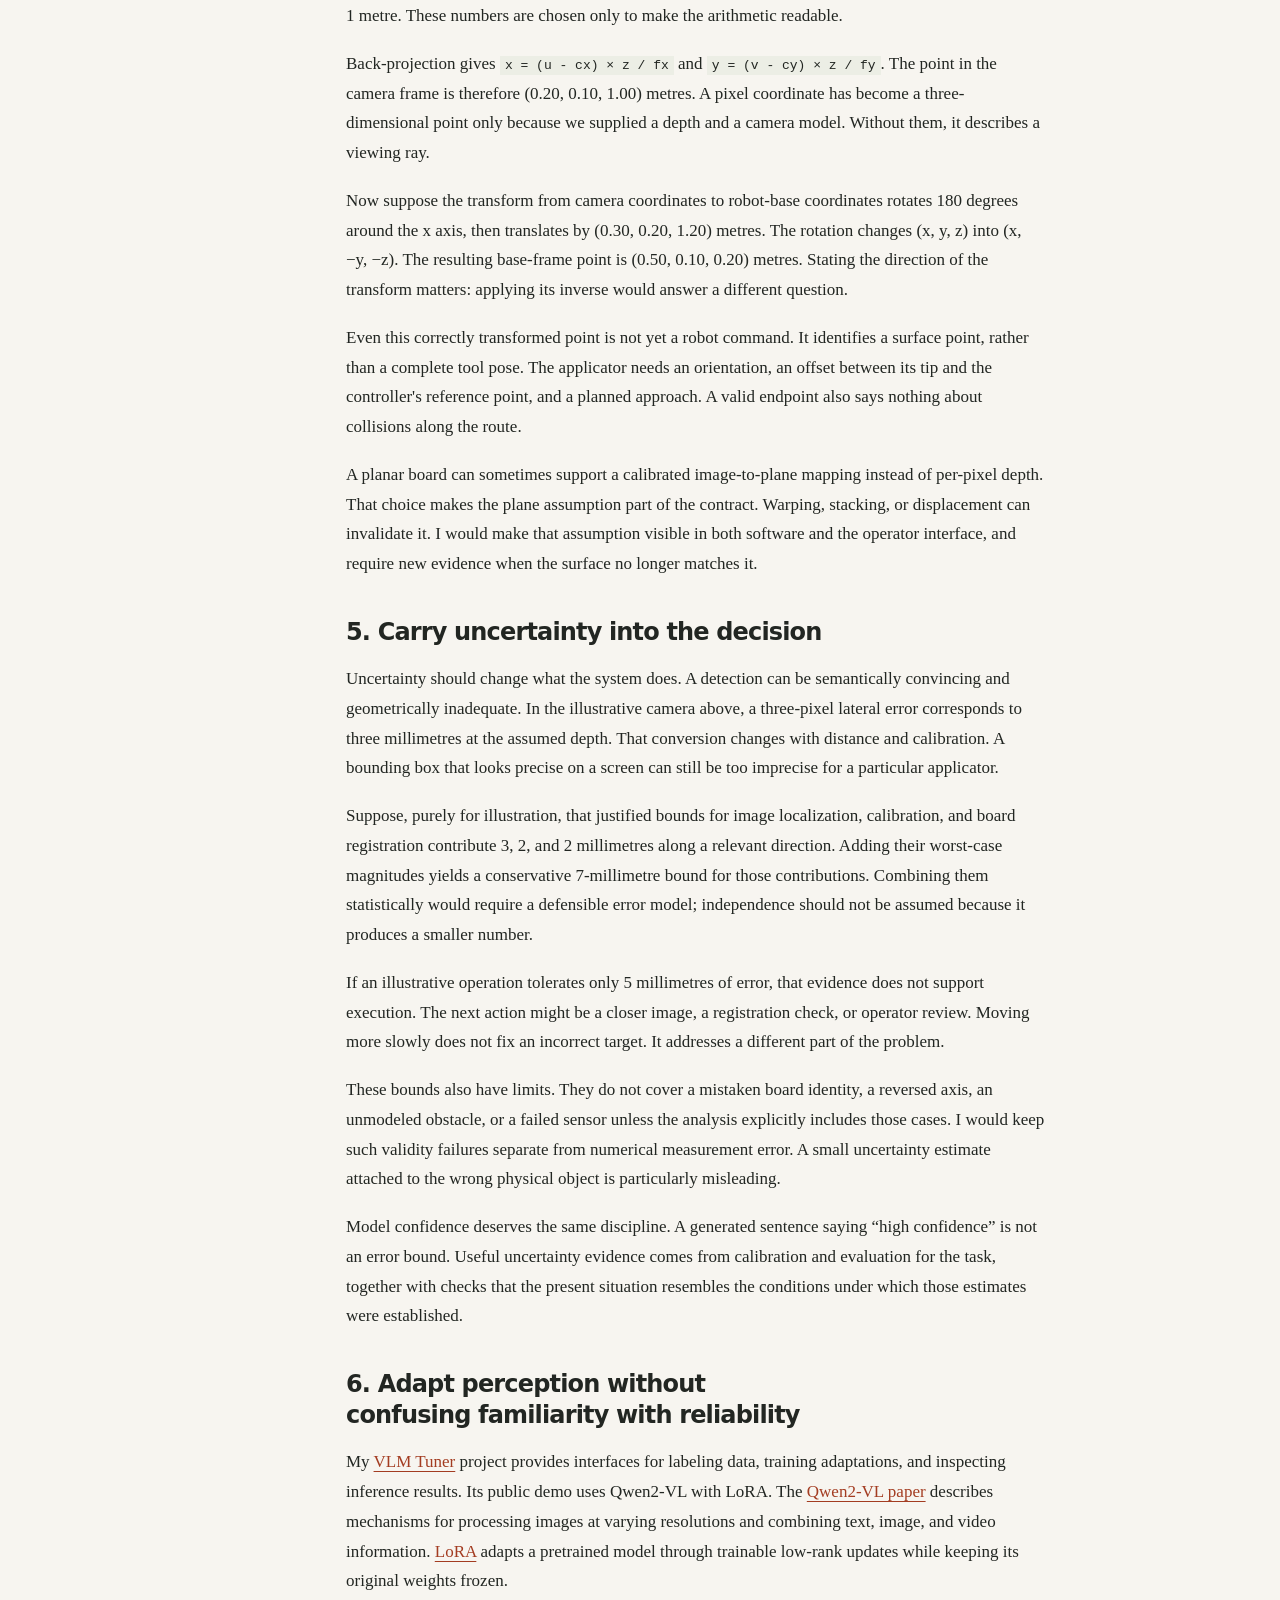
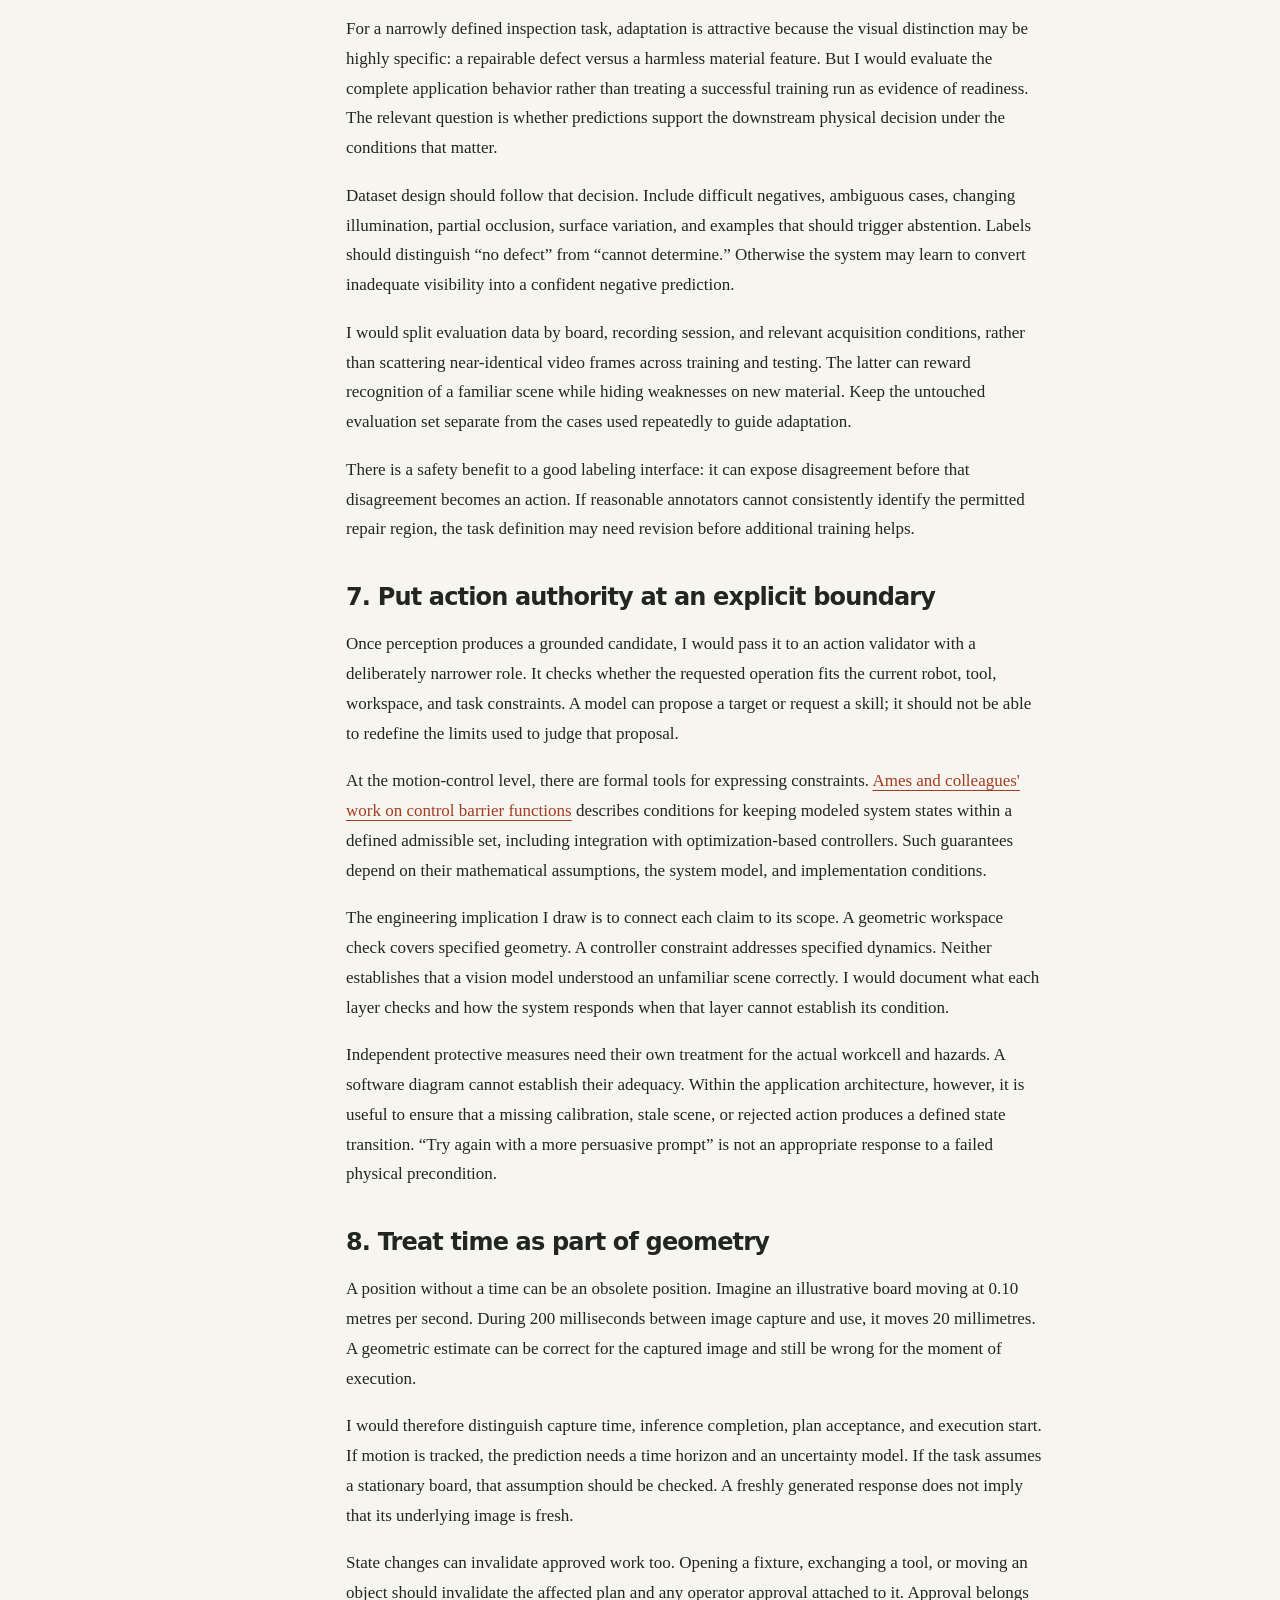
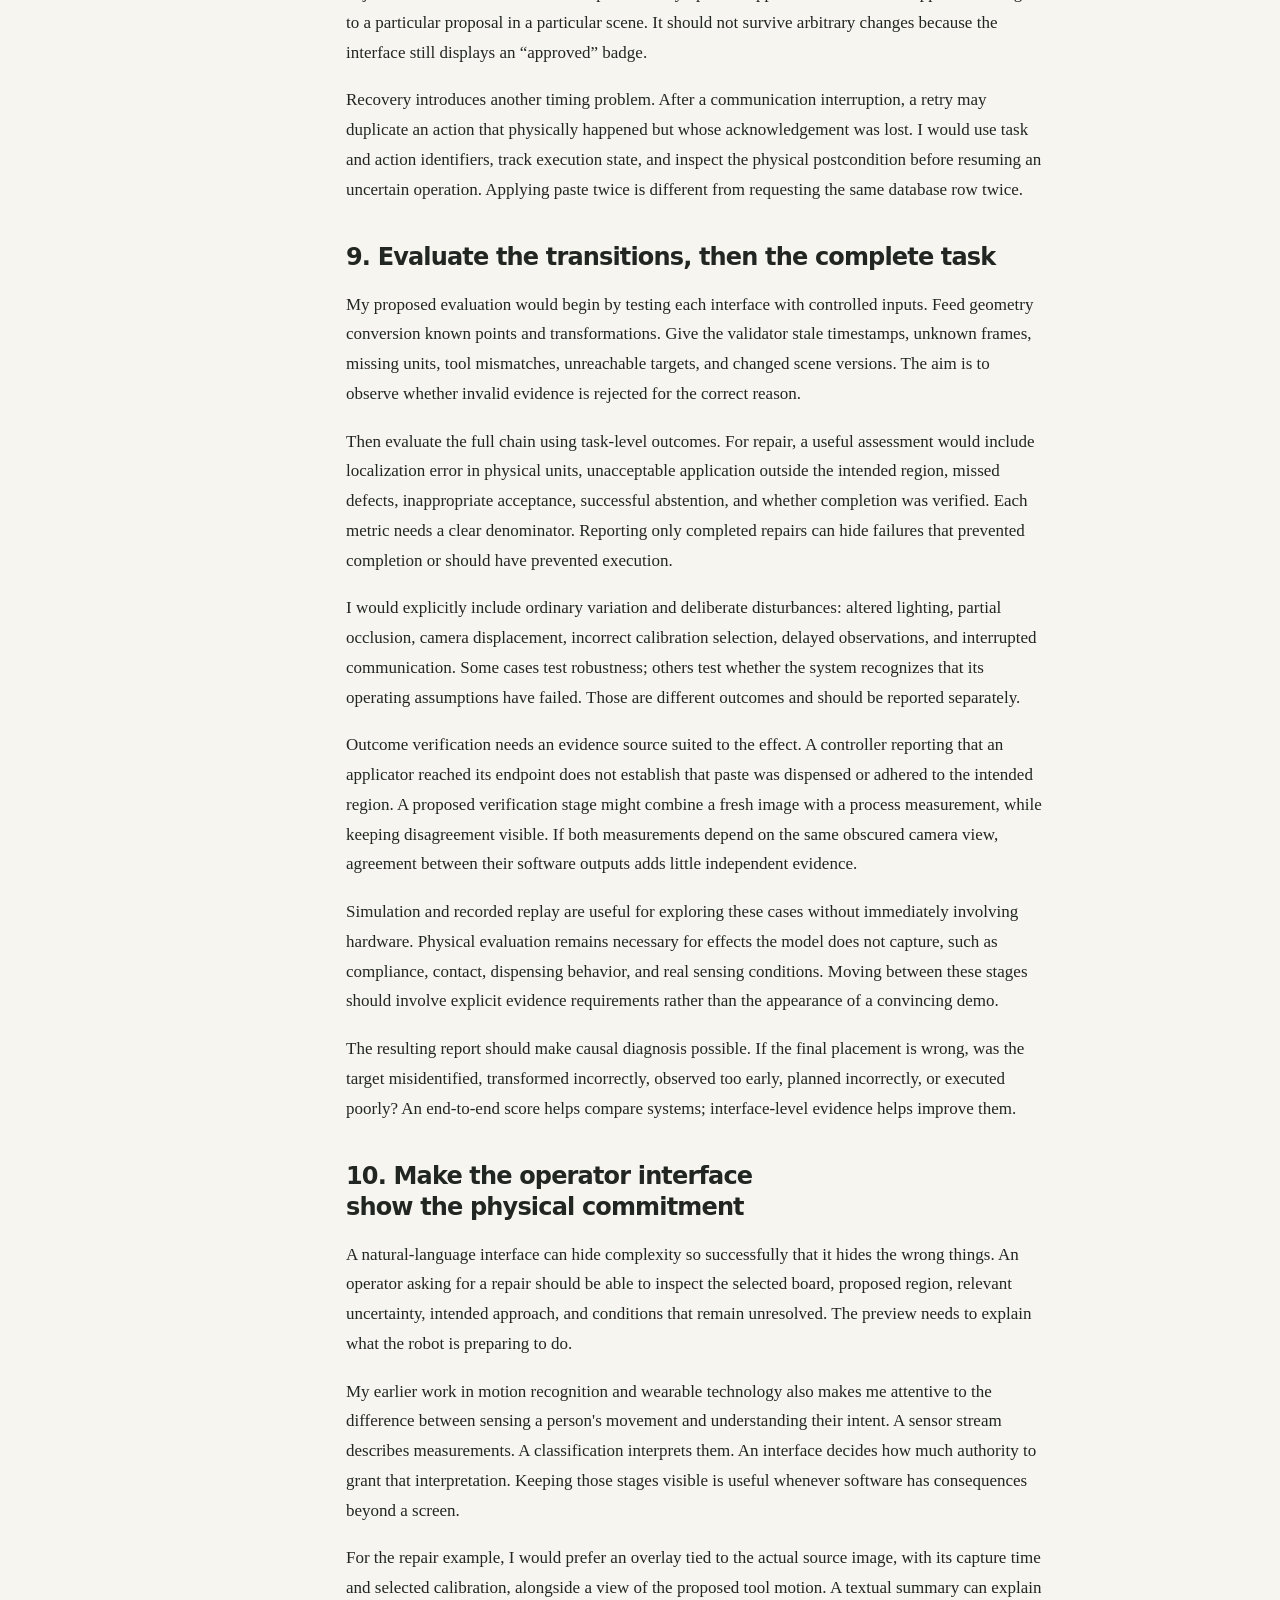
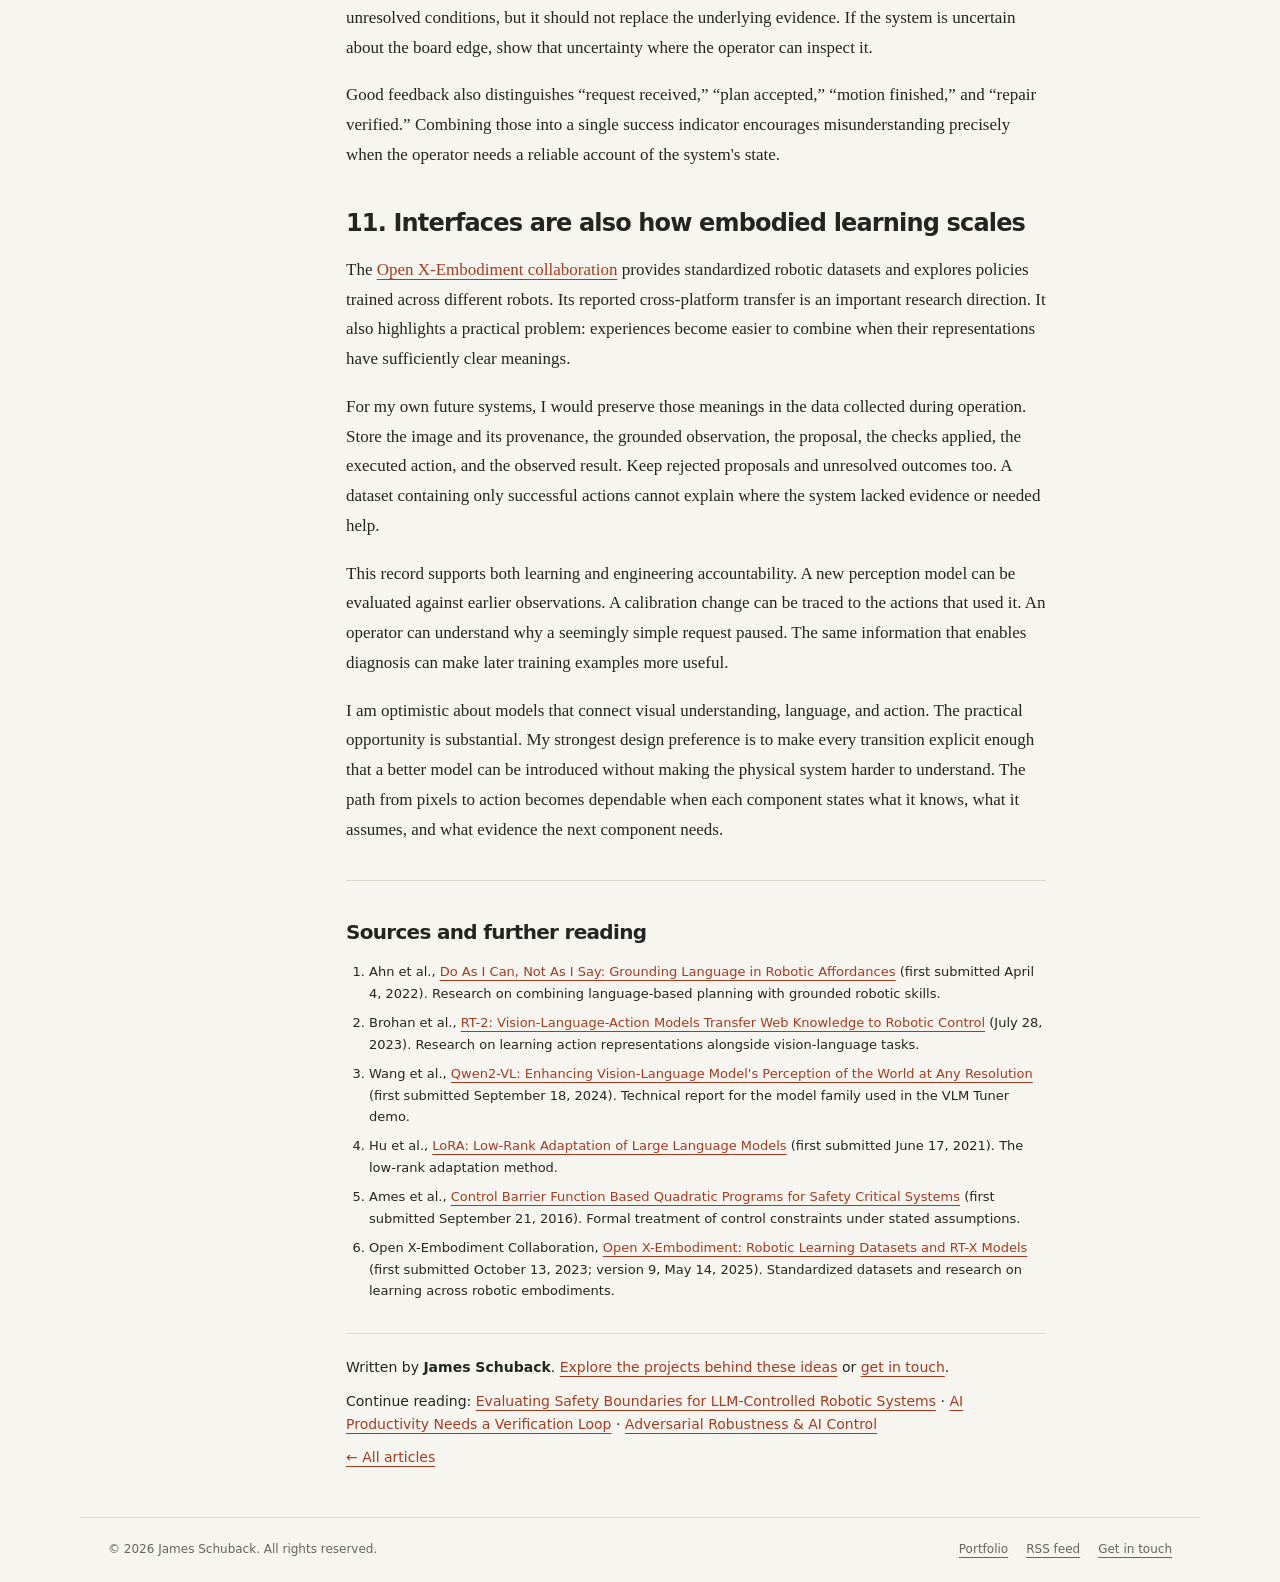
<file: blog/from-pixels-to-physical-actions/index.html>
<!doctype html>
<html lang="en-US"><head>
<meta charset="utf-8"><meta name="viewport" content="width=device-width,initial-scale=1">
<title>From Pixels to Physical Actions: The Interfaces That Make Embodied AI Work | Schuback.Tech</title>
<meta name="description" content="Frames, calibration, uncertainty, and timing: the information that has to survive the journey from a camera image to a physical action."><meta name="author" content="James Schuback"><meta name="theme-color" content="#f7f5f0">
<link rel="canonical" href="https://www.schuback.tech/blog/from-pixels-to-physical-actions/"><link rel="icon" href="../../favicon.ico"><link rel="stylesheet" href="../../assets/css/blog.css">
<link rel="alternate" type="application/rss+xml" title="Schuback.Tech Blog" href="../feed.xml">
<meta property="og:type" content="article"><meta property="og:title" content="From Pixels to Physical Actions: The Interfaces That Make Embodied AI Work"><meta property="og:description" content="Frames, calibration, uncertainty, and timing: the information that has to survive the journey from a camera image to a physical action."><meta property="og:url" content="https://www.schuback.tech/blog/from-pixels-to-physical-actions/"><meta property="og:site_name" content="Schuback.Tech">
<meta name="twitter:card" content="summary_large_image">
<meta property="og:image" content="https://www.schuback.tech/assets/images/caesar.jpg">
<meta property="og:image:width" content="700"><meta property="og:image:height" content="950">
<script type="application/ld+json">{"@context": "https://schema.org", "@type": "BlogPosting", "headline": "From Pixels to Physical Actions: The Interfaces That Make Embodied AI Work", "description": "Frames, calibration, uncertainty, and timing: the information that has to survive the journey from a camera image to a physical action.", "datePublished": "2026-06-18", "dateModified": "2026-10-14", "author": {"@type": "Person", "name": "James Schuback", "url": "https://www.schuback.tech/"}, "image": "https://www.schuback.tech/assets/images/caesar.jpg", "mainEntityOfPage": "https://www.schuback.tech/blog/from-pixels-to-physical-actions/", "wordCount": 3045, "inLanguage": "en-US"}</script>
<meta property="article:published_time" content="2026-06-18"><meta property="article:modified_time" content="2026-10-14">
</head><body id="top">
<a class="skip-link" href="#content">Skip to content</a>
<header class="site-header"><a class="brand" href="../../index.html">Schuback<span>.</span>Tech</a><nav class="site-nav" aria-label="Main navigation"><a href="../../index.html">Portfolio</a><a href="../index.html" aria-current="location">Blog</a><a href="../../index.html#contactinfo">Contact</a></nav></header>
<main class="blog-shell" id="content">
<nav class="breadcrumb" aria-label="Breadcrumb"><a href="../index.html">Blog</a> / Article</nav>
<article aria-labelledby="article-title">
<header class="article-header"><p class="eyebrow">Embodied AI / Engineering</p><h1 id="article-title">From Pixels to Physical Actions: The Interfaces That Make Embodied AI Work</h1><p class="article-deck">Frames, calibration, uncertainty, and timing: the information that has to survive the journey from a camera image to a physical action.</p><p class="post-meta"><span>James Schuback</span><span><time datetime="2026-06-18">June 18, 2026</time></span><span>14 min read</span></p></header>
<div class="article-layout"><aside class="article-toc" aria-label="Article contents"><details open><summary>In this article</summary><nav aria-label="Table of contents"><ol><li><a href="#plywood-example">A plywood repair task makes the problem concrete</a></li><li><a href="#models-and-interfaces">Model progress changes the interface requirements</a></li><li><a href="#observation-contract">Give every observation a contract</a></li><li><a href="#coordinate-example">Work through the geometry before trusting the label</a></li><li><a href="#uncertainty-budget">Carry uncertainty into the decision</a></li><li><a href="#adaptation-and-data">Adapt perception without confusing familiarity with reliability</a></li><li><a href="#action-authority">Put action authority at an explicit boundary</a></li><li><a href="#time-and-state">Treat time as part of geometry</a></li><li><a href="#evaluation">Evaluate the transitions, then the complete task</a></li><li><a href="#human-interface">Make the operator interface show the physical commitment</a></li><li><a href="#interfaces-that-scale">Interfaces are also how embodied learning scales</a></li><li><a href="#sources-title">Sources and further reading</a></li></ol></nav></details><a class="toc-back" href="#top">Back to top &uarr;</a></aside>
<div class="article-prose">
<p>A robot looking at a workbench faces a deceptively difficult question: what, exactly, is it allowed to believe about what it sees? Recognizing a damaged surface is one problem. Establishing where that surface is, how recently it was observed, whether the tool can reach it, and what should happen when the evidence disagrees is a much larger one.</p>
<p>That boundary between interpretation and action interests me more than any particular model architecture. My projects have included robotic arms, industrial computer vision, motion recognition for wearables, and tools for adapting vision-language models. Across those different forms of embodiment, a recurring engineering challenge is translating useful information into a representation that another part of the system can safely act on.</p>
<p>My argument is that the interfaces deserve as much attention as the intelligence on either side of them. A strong model can widen the range of situations a robot understands. Carefully designed interfaces make its understanding inspectable, testable, and connected to the physical world.</p>
<aside class="article-note"><p>The project background below comes from my public portfolio. The architecture, evaluation methods, and worked examples are proposed engineering approaches. All numerical scenarios are illustrative; they are not measurements or operating specifications from my projects.</p></aside>
<h2 id="plywood-example">1. A plywood repair task makes the problem concrete</h2>
<p>I started <a href="../../index.html#empirical-automation">Empirical Automation</a> with robotic arms for research and later developed computer vision software. The portfolio describes a plywood repair prototype in which visual recognition identified defects, informed by observing human workers. Defect locations were then generated, parsed, and sent to an industrial robot to apply repair paste. That is a useful example because the task connects perception to a visible physical consequence.</p>
<p>The high-level description sounds straightforward: find a defect and repair it. But consider everything hidden inside the word “location.” It might mean the center of a bounding box in a camera image, a polygon on the board surface, a point relative to a fixture, or a target for the robot's tool tip. Those representations answer different questions. Passing one where another is expected can produce a perfectly valid number and a completely wrong action.</p>
<p>The repair objective also includes more than recognizing the right patch of wood. A candidate region needs to be associated with the correct board. Its extent matters, as does the relationship between the applicator and the surface. The robot needs a reachable approach and a permissible motion. Completion requires evidence that material was applied appropriately, rather than an acknowledgement that a movement command was received.</p>
<p>I find this a productive starting point for embodied AI: choose a physical operation, then follow each claim from the sensor to its consequence. The interesting questions appear wherever information changes meaning.</p>
<figure><img src="../../assets/images/empirical_automation.jpg" alt="Empirical Automation project image from James Schuback's portfolio" loading="lazy"><figcaption>From my Empirical Automation portfolio. The work included research robot arms, industrial vision software, and a plywood repair prototype; this image provides project context rather than evidence for the illustrative architecture below.</figcaption></figure>
<h2 id="models-and-interfaces">2. Model progress changes the interface requirements</h2>
<p>Research has offered several ways to connect language and action. <a href="https://arxiv.org/abs/2204.01691">SayCan</a> combines language-based task reasoning with estimates of what a robot's available skills can accomplish. <a href="https://arxiv.org/abs/2307.15818">RT-2</a> takes another approach, representing robotic actions as tokens and training with both robotic trajectories and vision-language tasks. The papers explore different ways to transfer semantic knowledge into physical behavior.</p>
<p>For an engineer, the practical question is where the model's output becomes a commitment. A skill-selection system might propose “inspect this board.” A vision-language model might identify an actionable region. A learned action policy might emit a movement directly. Each arrangement needs a clear account of what downstream components may assume and which decisions remain subject to independent constraints.</p>
<p>My preference for an industrial integration would be to make those commitments explicit, even when the model learns several stages jointly. An action token still needs an interpretation: its units, reference frame, timing, permitted range, and relationship to the controller. Combining capabilities inside a model does not remove those physical meanings.</p>
<p>There is also a useful distinction between semantic flexibility and operational flexibility. Understanding “fill the damaged patch near the corner” can reduce the effort required to describe a task. It does not establish that every patch near every corner can be repaired with the current tool. A capable language interface should make it easier to state intent while preserving the narrower conditions under which execution is justified.</p>
<h2 id="observation-contract">3. Give every observation a contract</h2>
<p>I would start with an observation record that carries its own interpretation. Alongside a defect label or region, it would include a frame identifier, coordinate convention, units, capture time, source image identifier, calibration version, and an account of uncertainty. A downstream consumer should be able to reject an observation without asking the model to explain what it meant.</p>
<p>Some of these fields sound administrative until something changes. A camera is replaced. Images are resized before inference. A tool is exchanged. A fixture moves. If the system silently preserves a coordinate array while losing the conditions that made it meaningful, apparently successful software integration can conceal a physical mismatch.</p>
<div class="table-wrap"><table><caption>Examples of evidence I would require at an interface</caption><thead><tr><th scope="col">Claim</th><th scope="col">Required context</th><th scope="col">Useful rejection condition</th></tr></thead><tbody><tr><td>“A defect is here”</td><td>Image, region, object identity, capture time</td><td>Image is stale or board identity is uncertain</td></tr><tr><td>“Here is a world position”</td><td>Frame, units, calibration, surface assumption</td><td>Calibration or surface validity check fails</td></tr><tr><td>“This action is feasible”</td><td>Tool, robot state, constraints, scene version</td><td>Scene changes or the motion is unreachable</td></tr><tr><td>“The repair is complete”</td><td>Observed postcondition and task identity</td><td>Outcome cannot be verified</td></tr></tbody></table></div>
<p>The point is to make missing information observable. An empty uncertainty field should not be interpreted as zero uncertainty. An absent timestamp should not mean “now.” Defaults that are convenient in a dashboard can become dangerous when they silently authorize movement.</p>
<p>I would also keep observation, proposed action, accepted action, and observed outcome as separate records. They can share an identifier without sharing authority. This makes it possible to inspect whether an error originated in perception, geometric conversion, validation, execution, or verification.</p>
<figure><img src="../../assets/images/blog/blog_embodied.svg" alt="Conceptual pipeline from observation through geometric grounding and independent validation to execution and outcome verification" width="1200" height="650" loading="lazy"><figcaption>Original conceptual diagram. Each transition carries evidence about frames, timing, and uncertainty; execution remains subject to independently defined constraints. <a href="../../assets/images/blog/blog_embodied.svg">View full-size diagram</a>.</figcaption></figure>
<h2 id="coordinate-example">4. Work through the geometry before trusting the label</h2>
<p>Consider a simplified camera-to-robot example. Assume a calibrated pinhole camera, corrected image distortion, and a point whose depth along the camera's optical axis is known. Let the focal lengths be 1,000 pixels, the principal point be (640, 360), the detected image point be (840, 460), and its depth be 1 metre. These numbers are chosen only to make the arithmetic readable.</p>
<p>Back-projection gives <code>x = (u - cx) × z / fx</code> and <code>y = (v - cy) × z / fy</code>. The point in the camera frame is therefore (0.20, 0.10, 1.00) metres. A pixel coordinate has become a three-dimensional point only because we supplied a depth and a camera model. Without them, it describes a viewing ray.</p>
<p>Now suppose the transform from camera coordinates to robot-base coordinates rotates 180 degrees around the x axis, then translates by (0.30, 0.20, 1.20) metres. The rotation changes (x, y, z) into (x, −y, −z). The resulting base-frame point is (0.50, 0.10, 0.20) metres. Stating the direction of the transform matters: applying its inverse would answer a different question.</p>
<p>Even this correctly transformed point is not yet a robot command. It identifies a surface point, rather than a complete tool pose. The applicator needs an orientation, an offset between its tip and the controller's reference point, and a planned approach. A valid endpoint also says nothing about collisions along the route.</p>
<p>A planar board can sometimes support a calibrated image-to-plane mapping instead of per-pixel depth. That choice makes the plane assumption part of the contract. Warping, stacking, or displacement can invalidate it. I would make that assumption visible in both software and the operator interface, and require new evidence when the surface no longer matches it.</p>
<h2 id="uncertainty-budget">5. Carry uncertainty into the decision</h2>
<p>Uncertainty should change what the system does. A detection can be semantically convincing and geometrically inadequate. In the illustrative camera above, a three-pixel lateral error corresponds to three millimetres at the assumed depth. That conversion changes with distance and calibration. A bounding box that looks precise on a screen can still be too imprecise for a particular applicator.</p>
<p>Suppose, purely for illustration, that justified bounds for image localization, calibration, and board registration contribute 3, 2, and 2 millimetres along a relevant direction. Adding their worst-case magnitudes yields a conservative 7-millimetre bound for those contributions. Combining them statistically would require a defensible error model; independence should not be assumed because it produces a smaller number.</p>
<p>If an illustrative operation tolerates only 5 millimetres of error, that evidence does not support execution. The next action might be a closer image, a registration check, or operator review. Moving more slowly does not fix an incorrect target. It addresses a different part of the problem.</p>
<p>These bounds also have limits. They do not cover a mistaken board identity, a reversed axis, an unmodeled obstacle, or a failed sensor unless the analysis explicitly includes those cases. I would keep such validity failures separate from numerical measurement error. A small uncertainty estimate attached to the wrong physical object is particularly misleading.</p>
<p>Model confidence deserves the same discipline. A generated sentence saying “high confidence” is not an error bound. Useful uncertainty evidence comes from calibration and evaluation for the task, together with checks that the present situation resembles the conditions under which those estimates were established.</p>
<h2 id="adaptation-and-data">6. Adapt perception without confusing familiarity with reliability</h2>
<p>My <a href="../../index.html#vlm-tuner">VLM Tuner</a> project provides interfaces for labeling data, training adaptations, and inspecting inference results. Its public demo uses Qwen2-VL with LoRA. The <a href="https://arxiv.org/abs/2409.12191">Qwen2-VL paper</a> describes mechanisms for processing images at varying resolutions and combining text, image, and video information. <a href="https://arxiv.org/abs/2106.09685">LoRA</a> adapts a pretrained model through trainable low-rank updates while keeping its original weights frozen.</p>
<p>For a narrowly defined inspection task, adaptation is attractive because the visual distinction may be highly specific: a repairable defect versus a harmless material feature. But I would evaluate the complete application behavior rather than treating a successful training run as evidence of readiness. The relevant question is whether predictions support the downstream physical decision under the conditions that matter.</p>
<p>Dataset design should follow that decision. Include difficult negatives, ambiguous cases, changing illumination, partial occlusion, surface variation, and examples that should trigger abstention. Labels should distinguish “no defect” from “cannot determine.” Otherwise the system may learn to convert inadequate visibility into a confident negative prediction.</p>
<p>I would split evaluation data by board, recording session, and relevant acquisition conditions, rather than scattering near-identical video frames across training and testing. The latter can reward recognition of a familiar scene while hiding weaknesses on new material. Keep the untouched evaluation set separate from the cases used repeatedly to guide adaptation.</p>
<p>There is a safety benefit to a good labeling interface: it can expose disagreement before that disagreement becomes an action. If reasonable annotators cannot consistently identify the permitted repair region, the task definition may need revision before additional training helps.</p>
<h2 id="action-authority">7. Put action authority at an explicit boundary</h2>
<p>Once perception produces a grounded candidate, I would pass it to an action validator with a deliberately narrower role. It checks whether the requested operation fits the current robot, tool, workspace, and task constraints. A model can propose a target or request a skill; it should not be able to redefine the limits used to judge that proposal.</p>
<p>At the motion-control level, there are formal tools for expressing constraints. <a href="https://arxiv.org/abs/1609.06408">Ames and colleagues' work on control barrier functions</a> describes conditions for keeping modeled system states within a defined admissible set, including integration with optimization-based controllers. Such guarantees depend on their mathematical assumptions, the system model, and implementation conditions.</p>
<p>The engineering implication I draw is to connect each claim to its scope. A geometric workspace check covers specified geometry. A controller constraint addresses specified dynamics. Neither establishes that a vision model understood an unfamiliar scene correctly. I would document what each layer checks and how the system responds when that layer cannot establish its condition.</p>
<p>Independent protective measures need their own treatment for the actual workcell and hazards. A software diagram cannot establish their adequacy. Within the application architecture, however, it is useful to ensure that a missing calibration, stale scene, or rejected action produces a defined state transition. “Try again with a more persuasive prompt” is not an appropriate response to a failed physical precondition.</p>
<h2 id="time-and-state">8. Treat time as part of geometry</h2>
<p>A position without a time can be an obsolete position. Imagine an illustrative board moving at 0.10 metres per second. During 200 milliseconds between image capture and use, it moves 20 millimetres. A geometric estimate can be correct for the captured image and still be wrong for the moment of execution.</p>
<p>I would therefore distinguish capture time, inference completion, plan acceptance, and execution start. If motion is tracked, the prediction needs a time horizon and an uncertainty model. If the task assumes a stationary board, that assumption should be checked. A freshly generated response does not imply that its underlying image is fresh.</p>
<p>State changes can invalidate approved work too. Opening a fixture, exchanging a tool, or moving an object should invalidate the affected plan and any operator approval attached to it. Approval belongs to a particular proposal in a particular scene. It should not survive arbitrary changes because the interface still displays an “approved” badge.</p>
<p>Recovery introduces another timing problem. After a communication interruption, a retry may duplicate an action that physically happened but whose acknowledgement was lost. I would use task and action identifiers, track execution state, and inspect the physical postcondition before resuming an uncertain operation. Applying paste twice is different from requesting the same database row twice.</p>
<h2 id="evaluation">9. Evaluate the transitions, then the complete task</h2>
<p>My proposed evaluation would begin by testing each interface with controlled inputs. Feed geometry conversion known points and transformations. Give the validator stale timestamps, unknown frames, missing units, tool mismatches, unreachable targets, and changed scene versions. The aim is to observe whether invalid evidence is rejected for the correct reason.</p>
<p>Then evaluate the full chain using task-level outcomes. For repair, a useful assessment would include localization error in physical units, unacceptable application outside the intended region, missed defects, inappropriate acceptance, successful abstention, and whether completion was verified. Each metric needs a clear denominator. Reporting only completed repairs can hide failures that prevented completion or should have prevented execution.</p>
<p>I would explicitly include ordinary variation and deliberate disturbances: altered lighting, partial occlusion, camera displacement, incorrect calibration selection, delayed observations, and interrupted communication. Some cases test robustness; others test whether the system recognizes that its operating assumptions have failed. Those are different outcomes and should be reported separately.</p>
<p>Outcome verification needs an evidence source suited to the effect. A controller reporting that an applicator reached its endpoint does not establish that paste was dispensed or adhered to the intended region. A proposed verification stage might combine a fresh image with a process measurement, while keeping disagreement visible. If both measurements depend on the same obscured camera view, agreement between their software outputs adds little independent evidence.</p>
<p>Simulation and recorded replay are useful for exploring these cases without immediately involving hardware. Physical evaluation remains necessary for effects the model does not capture, such as compliance, contact, dispensing behavior, and real sensing conditions. Moving between these stages should involve explicit evidence requirements rather than the appearance of a convincing demo.</p>
<p>The resulting report should make causal diagnosis possible. If the final placement is wrong, was the target misidentified, transformed incorrectly, observed too early, planned incorrectly, or executed poorly? An end-to-end score helps compare systems; interface-level evidence helps improve them.</p>
<h2 id="human-interface">10. Make the operator interface show the physical commitment</h2>
<p>A natural-language interface can hide complexity so successfully that it hides the wrong things. An operator asking for a repair should be able to inspect the selected board, proposed region, relevant uncertainty, intended approach, and conditions that remain unresolved. The preview needs to explain what the robot is preparing to do.</p>
<p>My earlier work in motion recognition and wearable technology also makes me attentive to the difference between sensing a person's movement and understanding their intent. A sensor stream describes measurements. A classification interprets them. An interface decides how much authority to grant that interpretation. Keeping those stages visible is useful whenever software has consequences beyond a screen.</p>
<p>For the repair example, I would prefer an overlay tied to the actual source image, with its capture time and selected calibration, alongside a view of the proposed tool motion. A textual summary can explain unresolved conditions, but it should not replace the underlying evidence. If the system is uncertain about the board edge, show that uncertainty where the operator can inspect it.</p>
<p>Good feedback also distinguishes “request received,” “plan accepted,” “motion finished,” and “repair verified.” Combining those into a single success indicator encourages misunderstanding precisely when the operator needs a reliable account of the system's state.</p>
<h2 id="interfaces-that-scale">11. Interfaces are also how embodied learning scales</h2>
<p>The <a href="https://arxiv.org/abs/2310.08864">Open X-Embodiment collaboration</a> provides standardized robotic datasets and explores policies trained across different robots. Its reported cross-platform transfer is an important research direction. It also highlights a practical problem: experiences become easier to combine when their representations have sufficiently clear meanings.</p>
<p>For my own future systems, I would preserve those meanings in the data collected during operation. Store the image and its provenance, the grounded observation, the proposal, the checks applied, the executed action, and the observed result. Keep rejected proposals and unresolved outcomes too. A dataset containing only successful actions cannot explain where the system lacked evidence or needed help.</p>
<p>This record supports both learning and engineering accountability. A new perception model can be evaluated against earlier observations. A calibration change can be traced to the actions that used it. An operator can understand why a seemingly simple request paused. The same information that enables diagnosis can make later training examples more useful.</p>
<p>I am optimistic about models that connect visual understanding, language, and action. The practical opportunity is substantial. My strongest design preference is to make every transition explicit enough that a better model can be introduced without making the physical system harder to understand. The path from pixels to action becomes dependable when each component states what it knows, what it assumes, and what evidence the next component needs.</p>
<section class="sources" aria-labelledby="sources-title">
<h2 id="sources-title">Sources and further reading</h2>
<ol>
<li>Ahn et al., <a href="https://arxiv.org/abs/2204.01691">Do As I Can, Not As I Say: Grounding Language in Robotic Affordances</a> (first submitted April 4, 2022). Research on combining language-based planning with grounded robotic skills.</li>
<li>Brohan et al., <a href="https://arxiv.org/abs/2307.15818">RT-2: Vision-Language-Action Models Transfer Web Knowledge to Robotic Control</a> (July 28, 2023). Research on learning action representations alongside vision-language tasks.</li>
<li>Wang et al., <a href="https://arxiv.org/abs/2409.12191">Qwen2-VL: Enhancing Vision-Language Model's Perception of the World at Any Resolution</a> (first submitted September 18, 2024). Technical report for the model family used in the VLM Tuner demo.</li>
<li>Hu et al., <a href="https://arxiv.org/abs/2106.09685">LoRA: Low-Rank Adaptation of Large Language Models</a> (first submitted June 17, 2021). The low-rank adaptation method.</li>
<li>Ames et al., <a href="https://arxiv.org/abs/1609.06408">Control Barrier Function Based Quadratic Programs for Safety Critical Systems</a> (first submitted September 21, 2016). Formal treatment of control constraints under stated assumptions.</li>
<li>Open X-Embodiment Collaboration, <a href="https://arxiv.org/abs/2310.08864">Open X-Embodiment: Robotic Learning Datasets and RT-X Models</a> (first submitted October 13, 2023; version 9, May 14, 2025). Standardized datasets and research on learning across robotic embodiments.</li>
</ol>
</section>

<div class="article-end"><p>Written by <strong>James Schuback</strong>. <a href="../../index.html">Explore the projects behind these ideas</a> or <a href="../../index.html#contactinfo">get in touch</a>.</p><p>Continue reading: <a href="../evaluating-safety-boundaries-for-llm-controlled-robotic-systems/index.html">Evaluating Safety Boundaries for LLM-Controlled Robotic Systems</a> &middot; <a href="../ai-productivity-needs-a-verification-loop/index.html">AI Productivity Needs a Verification Loop</a> &middot; <a href="../adversarial-robustness-and-ai-control/index.html">Adversarial Robustness &amp; AI Control</a></p><p><a href="../index.html">&larr; All articles</a></p></div>
</div></div></article></main>
<footer class="site-footer"><p>&copy; 2026 James Schuback. All rights reserved.</p><div class="footer-links"><a href="../../index.html">Portfolio</a><a href="../feed.xml">RSS feed</a><a href="../../index.html#contactinfo">Get in touch</a></div></footer>
</body></html>
</file>
<file: assets/css/blog.css>
:root{--paper:#f7f5f0;--ink:#222622;--muted:#62665e;--line:#d9d9ce;--accent:#a33c21;--wash:#eceee5;--max:1120px;color-scheme:light}
*{box-sizing:border-box}html{scroll-behavior:smooth;scroll-padding-top:32px}body{margin:0;background:var(--paper);color:var(--ink);font:16px/1.65 system-ui,-apple-system,"Segoe UI",sans-serif}a{color:inherit;text-decoration-thickness:1px;text-underline-offset:4px}a:hover{color:var(--accent)}a:focus-visible,summary:focus-visible{outline:3px solid var(--accent);outline-offset:5px}img{display:block;max-width:100%;height:auto}h1,h2,h3,p,figure{margin:0}h1,h2,h3{line-height:1.14;text-wrap:balance}::selection{background:#f1c9b3}main{min-height:70vh}
.skip-link{position:absolute;top:-90px;left:20px;background:var(--ink);color:white;padding:8px 16px;z-index:5}.skip-link:focus{top:10px}.site-header,.site-footer,.blog-shell{max-width:var(--max);margin:auto;padding-inline:28px}.site-header{display:flex;justify-content:space-between;align-items:center;gap:20px;padding-block:24px;border-bottom:1px solid var(--line)}.brand{text-decoration:none;font-weight:750;letter-spacing:-.04em;font-size:22px}.brand span{color:var(--accent)}.site-nav{display:flex;gap:22px;font-size:13px}.site-nav a{text-decoration:none}.site-nav [aria-current]{color:var(--accent);text-decoration:underline}.eyebrow,.post-topic{font:700 11px/1.5 system-ui,sans-serif;letter-spacing:.15em;text-transform:uppercase;color:var(--accent)}.muted,.post-meta{color:var(--muted)}.post-meta{font:12px/1.7 system-ui,sans-serif}.post-meta span+span::before{content:" / ";padding:0 8px;color:#9a9d93}
.blog-intro{padding:48px 0 38px;max-width:800px}.blog-intro h1{font:400 clamp(40px,6vw,68px)/1.03 Georgia,serif;letter-spacing:-.05em;margin:14px 0 18px}.blog-intro p:last-child{max-width:650px;color:var(--muted);font-size:16px}.archive-label{display:flex;justify-content:space-between;border-block:1px solid var(--line);padding:10px 0;font:700 11px/1.5 system-ui,sans-serif;text-transform:uppercase;letter-spacing:.12em}.featured-post{display:grid;grid-template-columns:1fr 1.05fr;gap:36px;align-items:center;padding:30px 0 38px;border-bottom:1px solid var(--line)}.post-image{overflow:hidden;background:#182c29;text-decoration:none}.post-image img{width:100%;transition:transform .25s}.post-image:hover img{transform:scale(1.025)}.featured-post h2{font:400 clamp(27px,3.2vw,38px)/1.13 Georgia,serif;letter-spacing:-.025em;margin:10px 0 13px}.featured-post h2 a,.post-row h2 a{text-decoration:none}.featured-post .excerpt{color:var(--muted);margin:14px 0}.read-link{font-size:13px;font-weight:650}.post-row{display:grid;grid-template-columns:140px 1fr 220px;gap:24px;padding:26px 0;border-bottom:1px solid var(--line);align-items:start}.post-row h2{font:400 26px/1.2 Georgia,serif;letter-spacing:-.02em;margin-bottom:9px}.post-row .excerpt{color:var(--muted);font-size:14px}.post-row .post-meta{margin-top:8px}.post-row .post-image{align-self:center}.post-row .post-image img{aspect-ratio:24/13;object-fit:cover}.post-row .post-image-hardware img{object-fit:contain;background:#e4e5e3}.archive-note{max-width:730px;margin:32px 0 48px;color:var(--muted);font-size:13px}
.breadcrumb{font-size:12px;color:var(--muted);padding-top:22px}.article-header{max-width:900px;padding:28px 0 32px}.article-header h1{font:400 clamp(32px,4.6vw,56px)/1.08 Georgia,serif;letter-spacing:-.035em;margin:14px 0 18px}.article-deck{max-width:740px;color:var(--muted);font-size:18px;line-height:1.55;margin-bottom:18px}.article-layout{display:grid;grid-template-columns:190px minmax(0,700px);gap:48px;align-items:start;padding:16px 0 48px}.article-toc{position:sticky;top:24px;font:12px/1.5 system-ui,sans-serif;max-height:calc(100vh - 48px);overflow-y:auto}.article-toc summary{font-size:11px;font-weight:750;letter-spacing:.1em;text-transform:uppercase;cursor:pointer;padding-bottom:12px}.article-toc ol{margin:0;padding:0;list-style:none;border-left:1px solid var(--line)}.article-toc li{padding:0 0 10px 14px}.article-toc a{color:var(--muted);text-decoration:none}.article-toc a:hover{color:var(--accent)}.article-toc .toc-back{display:block;font-size:12px;margin-top:16px}.article-prose{min-width:0;font:17px/1.75 Georgia,"Times New Roman",serif;overflow-wrap:break-word}.article-prose>p{margin-bottom:18px}.article-prose>p:first-child{font-size:20px;line-height:1.65}.article-prose h2{font:650 24px/1.3 system-ui,sans-serif;letter-spacing:-.035em;margin:38px 0 16px;scroll-margin-top:32px}.article-prose h3{font:650 20px/1.4 system-ui,sans-serif;margin:22px 0 12px}.article-prose a{color:var(--accent)}.article-prose ul,.article-prose ol{padding-left:23px;margin:16px 0 20px}.article-prose li{margin-bottom:8px}.article-prose figure{margin:26px 0}.article-prose figure img{width:100%;border:1px solid var(--line);background:var(--wash)}.article-prose figcaption{font:12px/1.6 system-ui,sans-serif;color:var(--muted);padding-top:10px}.article-note{border-left:3px solid var(--accent);padding:16px 20px;margin:24px 0;background:var(--wash);font:15px/1.7 system-ui,sans-serif}.article-note p+p{margin-top:12px}.article-prose blockquote{border-left:2px solid var(--accent);padding-left:20px;margin:24px 0;font-size:21px}.article-prose code{font:13px/1.65 ui-monospace,Consolas,monospace;background:var(--wash);padding:2px 5px;overflow-wrap:anywhere}.article-prose pre{overflow:auto;padding:16px;background:var(--wash);white-space:pre-wrap}.article-prose pre code{padding:0}.table-wrap{overflow-x:auto;margin:22px 0}.article-prose table{border-collapse:collapse;width:100%;font:13px/1.6 system-ui,sans-serif}.article-prose th,.article-prose td{text-align:left;vertical-align:top;border-bottom:1px solid var(--line);padding:10px 10px}.article-prose th{background:var(--wash);font-weight:700}.article-prose table caption{text-align:left;font-weight:650;padding-bottom:10px}.article-prose .sources{border-top:1px solid var(--line);margin-top:36px}.sources li{font:13px/1.65 system-ui,sans-serif;overflow-wrap:anywhere}.sources h2{font-size:20px}.article-end{border-top:1px solid var(--line);padding-top:22px;margin-top:32px;font:14px/1.65 system-ui,sans-serif}.article-end p+p{margin-top:10px}.site-footer{display:flex;justify-content:space-between;gap:20px;border-top:1px solid var(--line);padding-block:22px;font-size:12px;color:var(--muted)}.footer-links{display:flex;gap:18px}
@media(min-width:1400px){.article-layout{gap:64px}}
@media(max-width:900px){.featured-post{gap:24px}.post-row{grid-template-columns:120px 1fr}.post-row .post-image{display:none}.article-layout{grid-template-columns:150px minmax(0,1fr);gap:24px}.article-prose{font-size:17px}.article-header h1{font-size:42px}}
@media(max-width:650px){.site-header,.site-footer,.blog-shell{padding-inline:18px}.site-header{padding-block:16px;gap:12px}.brand{font-size:20px}.site-nav{gap:14px;font-size:13px}.blog-intro{padding:32px 0 28px}.blog-intro p:last-child{font-size:15px}.featured-post{grid-template-columns:1fr;gap:20px;padding-top:20px}.featured-post h2{font-size:30px}.post-row{grid-template-columns:1fr;gap:10px;padding:22px 0}.post-row h2{font-size:24px}.post-row .post-image{display:block;order:-1}.post-row .post-image img{max-height:180px}.post-row .post-meta{display:inline;margin-left:10px}.post-row .post-meta span+span::before{padding:0 4px}.article-header{padding:22px 0}.article-header h1{font-size:34px}.article-deck{font-size:16px}.article-layout{display:block;padding-top:0}.article-toc{position:static;margin-bottom:24px;max-height:none;border-block:1px solid var(--line);padding:14px 0 4px}.article-toc summary{padding-bottom:12px}.article-toc ol{columns:2;column-gap:18px}.article-toc li{break-inside:avoid;padding-left:12px;font-size:12px}.article-toc .toc-back{display:none}.article-prose>p:first-child{font-size:18px}.article-prose h2{font-size:22px;margin-top:32px}.article-note{padding:14px 16px}.site-footer{flex-direction:column;gap:10px}.table-wrap{margin-inline:-4px}.article-prose th,.article-prose td{padding:10px 8px;min-width:105px}}
@media(prefers-reduced-motion:reduce){html{scroll-behavior:auto}.post-image img{transition:none}}
@media print{body{background:white;color:black}.site-header,.site-footer,.article-toc,.breadcrumb,.article-end,.skip-link{display:none}.blog-shell{padding:0;max-width:none}.article-header h1{font-size:32pt}.article-layout{display:block;padding:0}.article-prose{font-size:11pt;line-height:1.6}.article-prose h2{font-size:17pt;break-after:avoid}.article-prose figure{break-inside:avoid}.article-prose a{color:inherit}.table-wrap{overflow:visible}}
</file>
<file: assets/css/portfolio-nav.css>
.portfolio-nav{position:absolute;top:24px;right:clamp(16px,3vw,40px);z-index:10;display:flex;align-items:center;gap:10px}
.portfolio-nav a{display:inline-flex;align-items:center;justify-content:center;min-height:44px;padding:11px 22px;border:1px solid #bdd5fa;border-radius:12px;background:#eff6ff;color:#1e40af;font:600 14px/1.4 system-ui,-apple-system,"Segoe UI",sans-serif;letter-spacing:.02em;text-decoration:none;box-shadow:0 4px 14px #16386b24;transition:background .18s,border-color .18s,box-shadow .18s,transform .18s}.portfolio-nav a:hover{background:#dbeafe;border-color:#93baf5;box-shadow:0 6px 18px #16386b33;transform:translateY(-1px)}.portfolio-nav .portfolio-nav-blog{background:#2563eb;border-color:#2563eb;color:#fff}.portfolio-nav .portfolio-nav-blog:hover{background:#1d4ed8;border-color:#1d4ed8}.portfolio-nav a:focus-visible{outline:3px solid #fff;outline-offset:3px;box-shadow:0 0 0 6px #1d4ed8}.portfolio-nav a:active{transform:translateY(0)}
@media(max-width:600px){.portfolio-nav{top:16px;right:16px;gap:8px}.portfolio-nav a{padding:10px 17px}}
@media(prefers-reduced-motion:reduce){.portfolio-nav a{transition:none;transform:none}}
</file>
<file: assets/css/portfolio.css>
.portfolio-page-title{position:absolute;width:1px;height:1px;padding:0;margin:-1px;overflow:hidden;clip-path:inset(50%);white-space:nowrap;border:0}
.portfolio-header .portfolio-nav{position:static;flex-shrink:0}.portfolio-header .portfolio-nav a{min-height:40px;padding:9px 19px;font-size:13px;box-shadow:0 3px 10px #16386b14}.portfolio-shell{padding-bottom:48px}.portfolio-hero{padding:32px 0 0}.portfolio-banner{margin:0}.portfolio-banner img{width:100%;aspect-ratio:3.8;object-fit:cover;border:1px solid var(--line)}
.portfolio-about{display:grid;grid-template-columns:260px minmax(0,1fr);gap:44px;padding:36px 0 42px;align-items:start}.profile-photos{display:grid;gap:12px}.profile-photos img{width:100%;border:1px solid var(--line)}.profile-photos img:first-child{aspect-ratio:4/5;object-fit:cover;object-position:center 24%}.profile-photos img:last-child{aspect-ratio:16/9;object-fit:cover}.portfolio-bio>p{margin-bottom:20px}.portfolio-bio .bio-intro{font:400 21px/1.5 Georgia,serif}.portfolio-facts{display:grid;grid-template-columns:100px minmax(0,1fr);gap:9px 18px;margin:0 0 22px;font-size:14px}.portfolio-facts dt{font-size:11px;font-weight:700;letter-spacing:.08em;text-transform:uppercase;color:var(--muted);padding-top:2px}.portfolio-facts dd{margin:0}.portfolio-bio h2{font:650 13px/1.5 system-ui,sans-serif;margin:0 0 10px}.portfolio-skills{list-style:none;margin:0 0 22px;padding:0;display:grid;gap:8px;font-size:14px;line-height:1.7}.portfolio-summary{font-size:14px;line-height:1.75;color:var(--muted)}.portfolio-summary strong{color:var(--ink)}
.portfolio-section-heading{display:flex;justify-content:space-between;align-items:end;gap:20px;padding:24px 0;border-block:1px solid var(--line)}.portfolio-section-heading h2{font:400 32px/1.2 Georgia,serif;letter-spacing:-.025em;max-width:600px}.portfolio-section-heading .eyebrow{margin-bottom:8px}.portfolio-section-heading>a{font-size:13px;white-space:nowrap}.portfolio-project{display:grid;grid-template-columns:310px minmax(0,1fr);column-gap:44px;row-gap:24px;padding:30px 0;border-bottom:1px solid var(--line);scroll-margin-top:24px}.project-primary{min-width:0}.project-primary h3{font:400 25px/1.2 Georgia,serif;letter-spacing:-.02em;margin:9px 0 18px}.project-primary>img{width:100%;height:auto;border:1px solid var(--line)}.portfolio-copy{font:15px/1.75 system-ui,-apple-system,"Segoe UI",sans-serif;padding-top:34px;min-width:0;overflow-wrap:break-word}.portfolio-copy p{margin:0}.portfolio-copy a{color:var(--accent);overflow-wrap:anywhere}.portfolio-copy b,.portfolio-copy strong{font-weight:650}.portfolio-copy u{text-decoration:none}.portfolio-gallery{grid-column:1/-1;display:grid;grid-template-columns:repeat(3,minmax(0,1fr));gap:22px 18px}.portfolio-video{margin:0;min-width:0}.video-frame{aspect-ratio:16/9;background:#e9ebe5;border:1px solid var(--line)}.video-frame iframe{display:block;width:100%;height:100%;border:0}.portfolio-video figcaption{display:grid;gap:5px;padding-top:9px;font-size:12px;line-height:1.6;color:var(--muted)}.portfolio-video figcaption a{font-size:11px;color:var(--accent);justify-self:start}.portfolio-video figcaption a:hover{color:var(--ink)}
.press-links{list-style:none;padding:0;margin:0;display:grid;gap:0}.press-links li{border-bottom:1px solid var(--line);padding:13px 0}.press-links li:first-child{padding-top:0}.press-links li:last-child{border-bottom:0;padding-bottom:0}.press-links a{display:block;color:var(--ink);font:400 19px/1.45 Georgia,serif;text-decoration:none;overflow-wrap:normal}.press-links a:hover{color:var(--accent)}.press-links span{display:block;font-size:11px;color:var(--muted);margin-top:4px}.portfolio-contact{display:grid;grid-template-columns:310px minmax(0,1fr);gap:44px;padding:38px 0 0;scroll-margin-top:24px}.portfolio-contact h2{font:400 32px/1.2 Georgia,serif;letter-spacing:-.025em;margin-top:8px}.portfolio-contact p{font-size:14px;color:var(--muted);margin:0 0 10px}.portfolio-contact .contact-address{font:400 clamp(17px,2vw,23px)/1.5 Georgia,serif;color:var(--ink);overflow-wrap:anywhere}.portfolio-contact .contact-address a{color:inherit}.portfolio-footer .footer-links{flex-wrap:wrap}
@media(max-width:900px){.portfolio-about{grid-template-columns:220px minmax(0,1fr);gap:28px}.portfolio-project,.portfolio-contact{grid-template-columns:250px minmax(0,1fr);column-gap:28px}.portfolio-gallery{grid-template-columns:repeat(2,minmax(0,1fr))}.portfolio-copy{padding-top:32px;font-size:14px}}
@media(max-width:650px){.portfolio-header .brand{font-size:19px}.portfolio-header .portfolio-nav{gap:7px}.portfolio-header .portfolio-nav a{min-height:38px;padding:8px 12px;font-size:12px;border-radius:10px}.portfolio-shell{padding-bottom:32px}.portfolio-hero{padding-top:26px}.portfolio-banner img{aspect-ratio:3}.portfolio-about{grid-template-columns:1fr;padding:28px 0;gap:22px}.profile-photos{grid-template-columns:1fr 1fr;gap:10px;align-items:stretch}.profile-photos img:first-child,.profile-photos img:last-child{aspect-ratio:4/5;height:100%;object-fit:cover}.profile-photos img:last-child{object-position:center}.portfolio-bio .bio-intro{font-size:20px}.portfolio-facts{grid-template-columns:90px minmax(0,1fr);gap:8px 12px;font-size:13px}.portfolio-skills,.portfolio-summary{font-size:13px}.portfolio-section-heading{display:block;padding:20px 0}.portfolio-section-heading h2{font-size:28px}.portfolio-section-heading>a{display:inline-block;margin-top:12px}.portfolio-project{grid-template-columns:1fr;gap:20px;padding:26px 0}.project-primary h3{font-size:25px;margin-bottom:15px}.project-primary>img{max-height:300px;object-fit:contain;background:var(--wash)}.portfolio-copy{padding-top:0;font-size:14px}.portfolio-gallery{grid-template-columns:1fr;gap:20px}.portfolio-video figcaption{font-size:12px}.portfolio-contact{grid-template-columns:1fr;gap:16px;padding-top:28px}.portfolio-contact h2{font-size:28px}.press-links a{font-size:18px}}
@media print{.portfolio-header,.portfolio-footer,.portfolio-section-heading>a{display:none}.portfolio-shell{max-width:none;padding:0}.portfolio-hero{padding:0}.portfolio-banner img{max-height:160px}.portfolio-about{grid-template-columns:150px 1fr;gap:24px}.portfolio-project{grid-template-columns:180px 1fr;gap:24px;break-inside:avoid}.portfolio-copy{font-size:10pt;padding-top:0}.video-frame{display:none}.portfolio-gallery{gap:10px}.portfolio-video figcaption a{font-size:9pt}.portfolio-contact{grid-template-columns:180px 1fr;gap:24px}}
</file>
